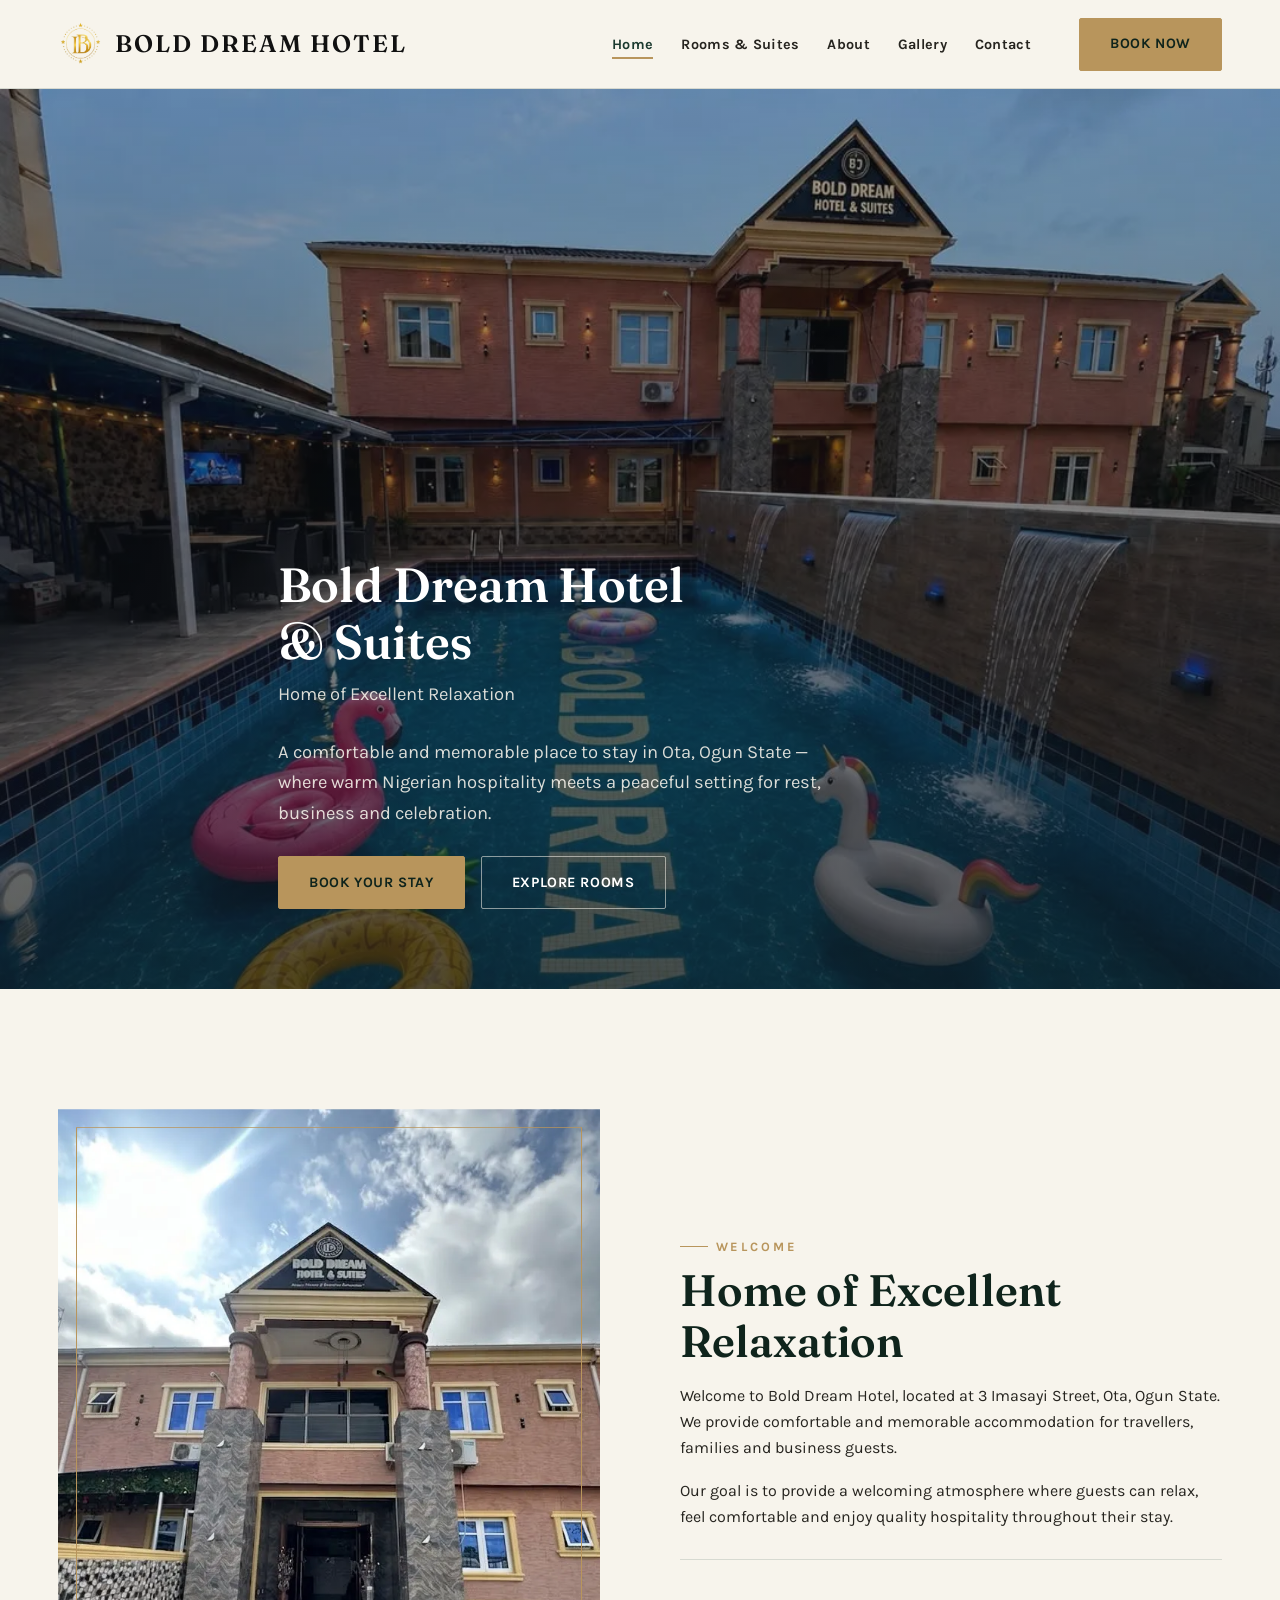
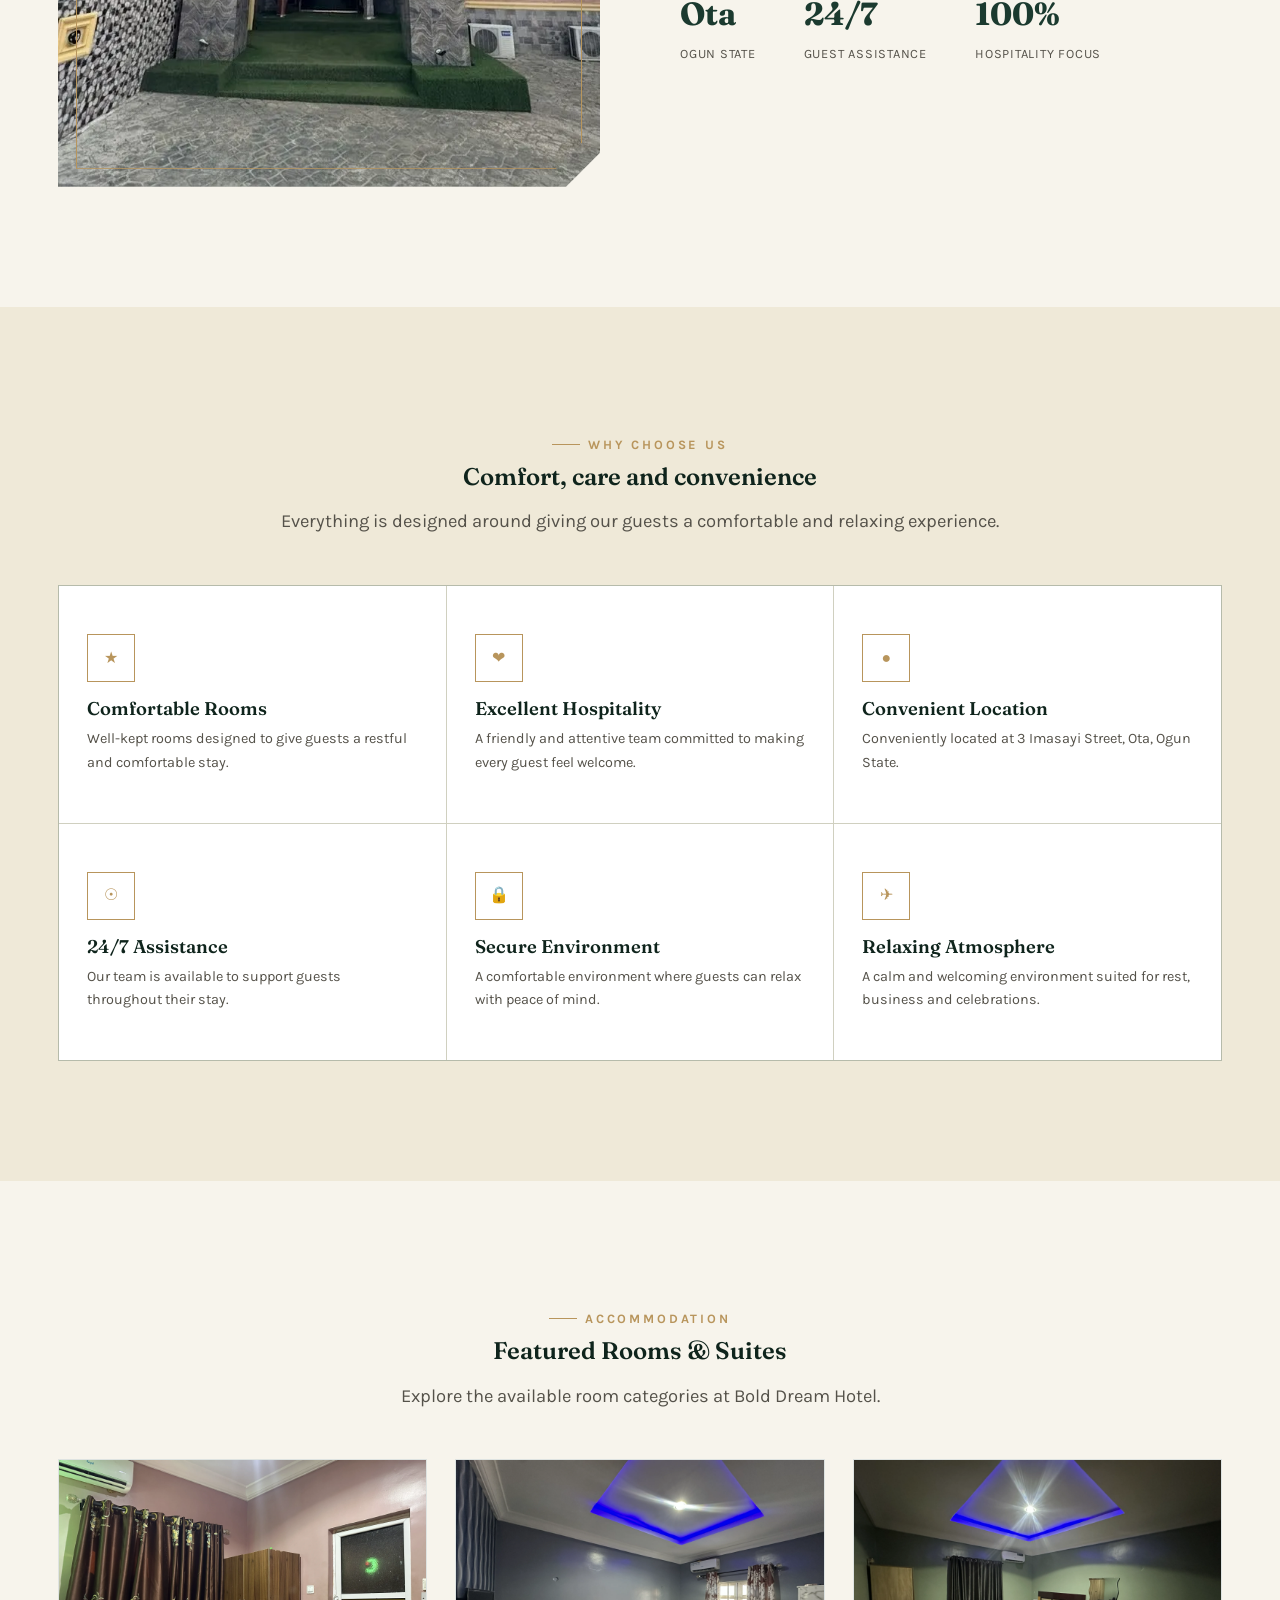
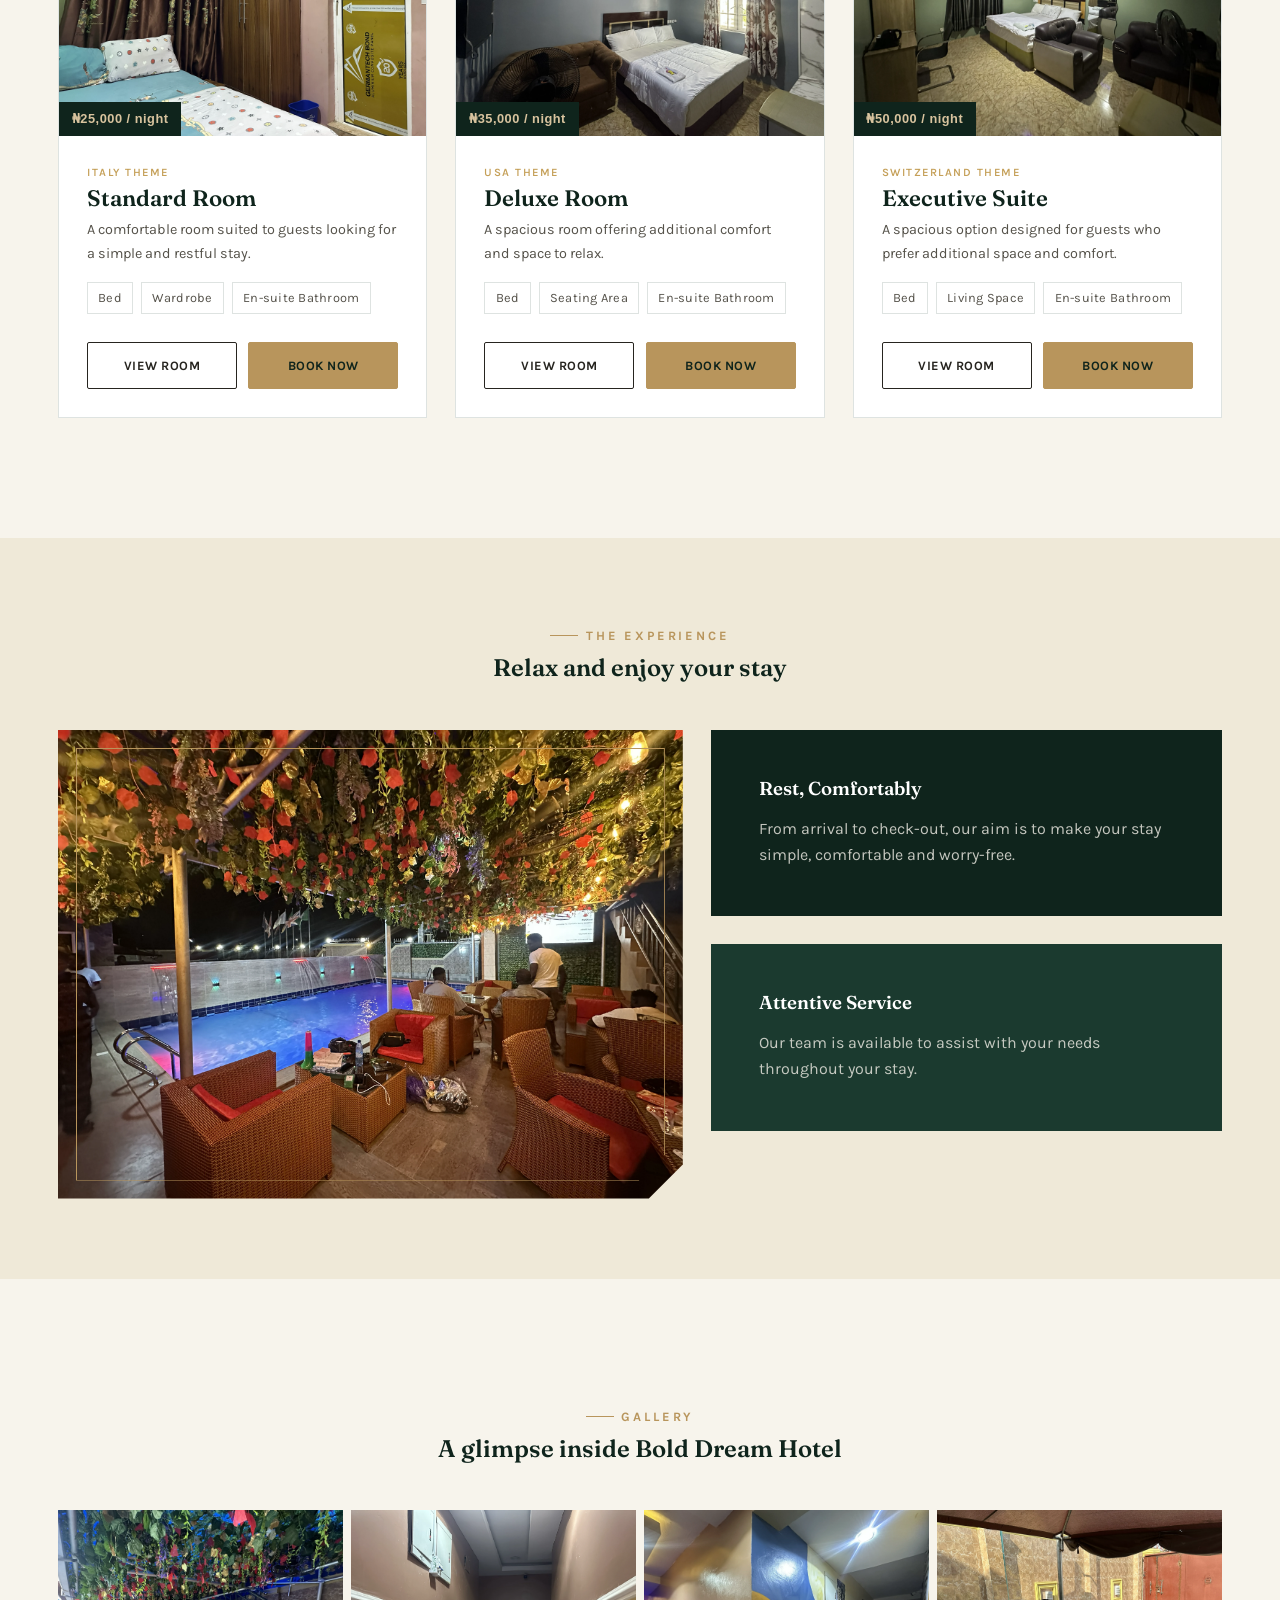
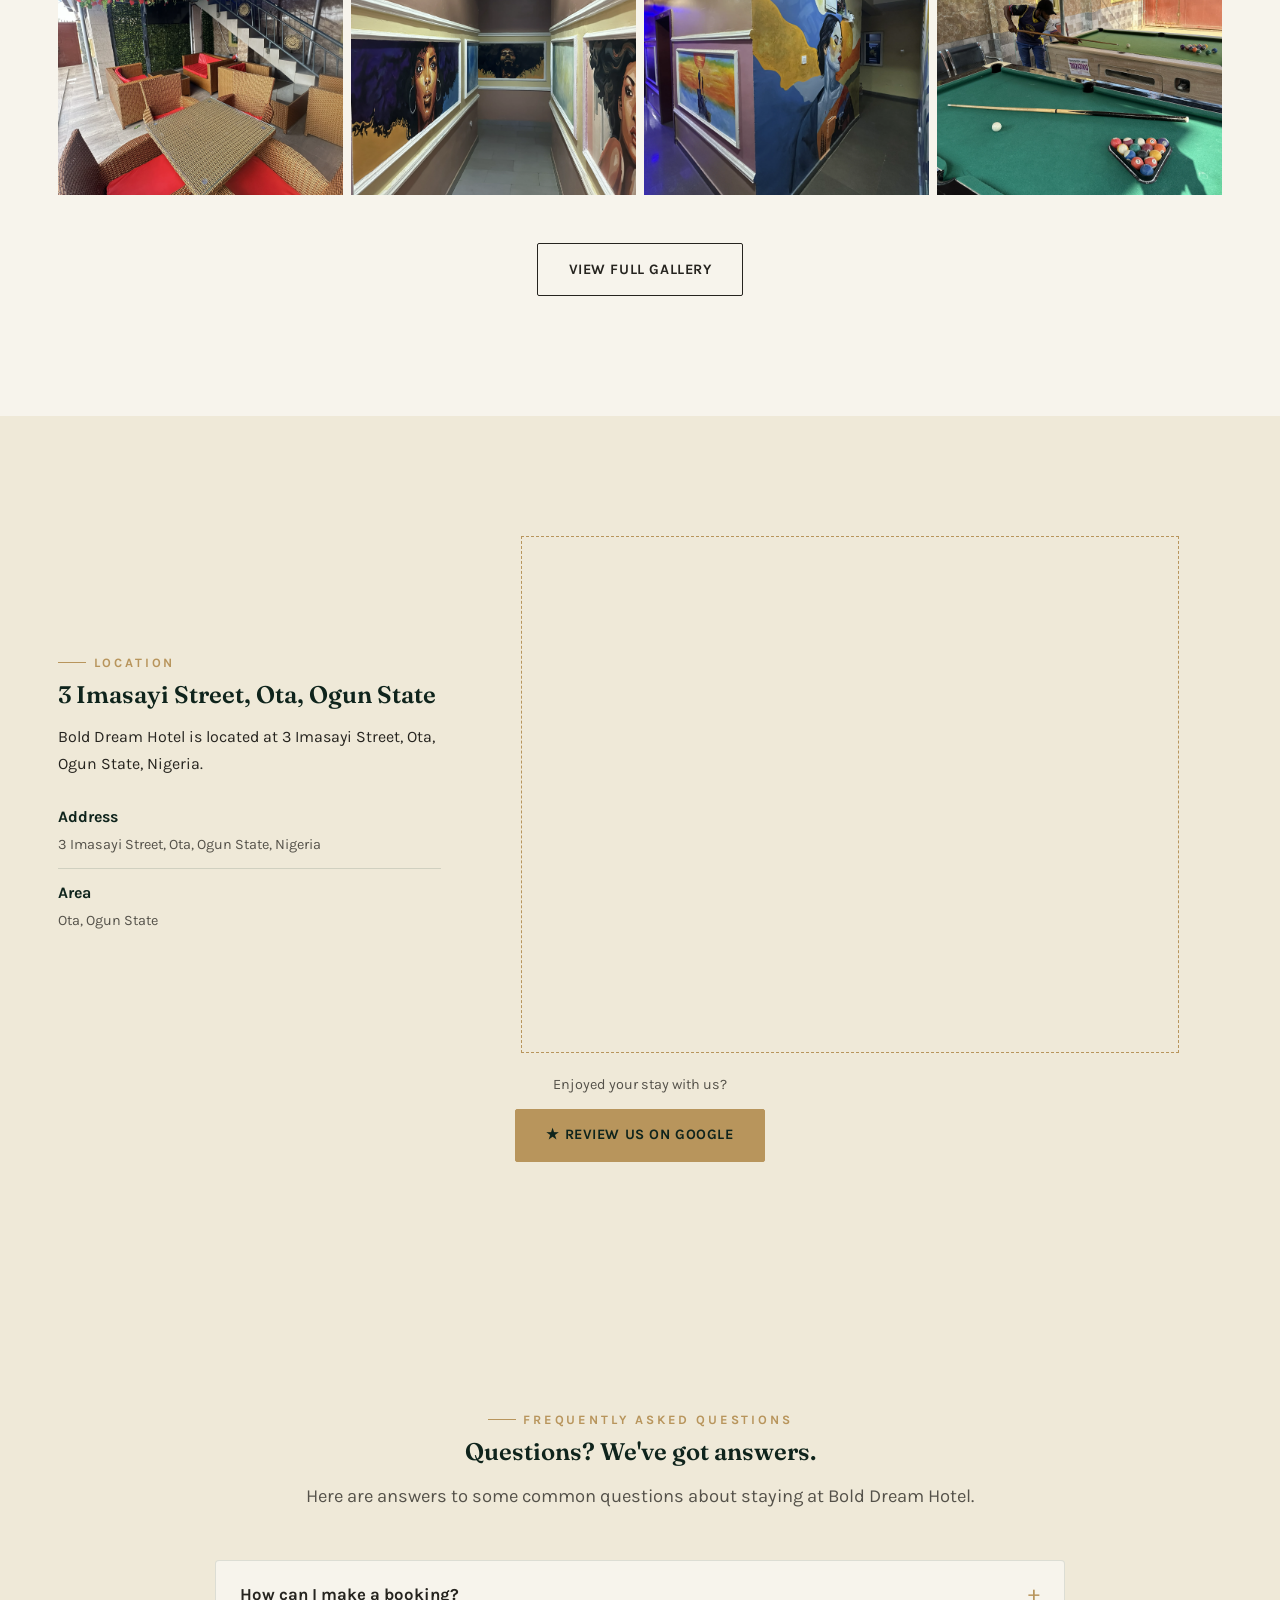
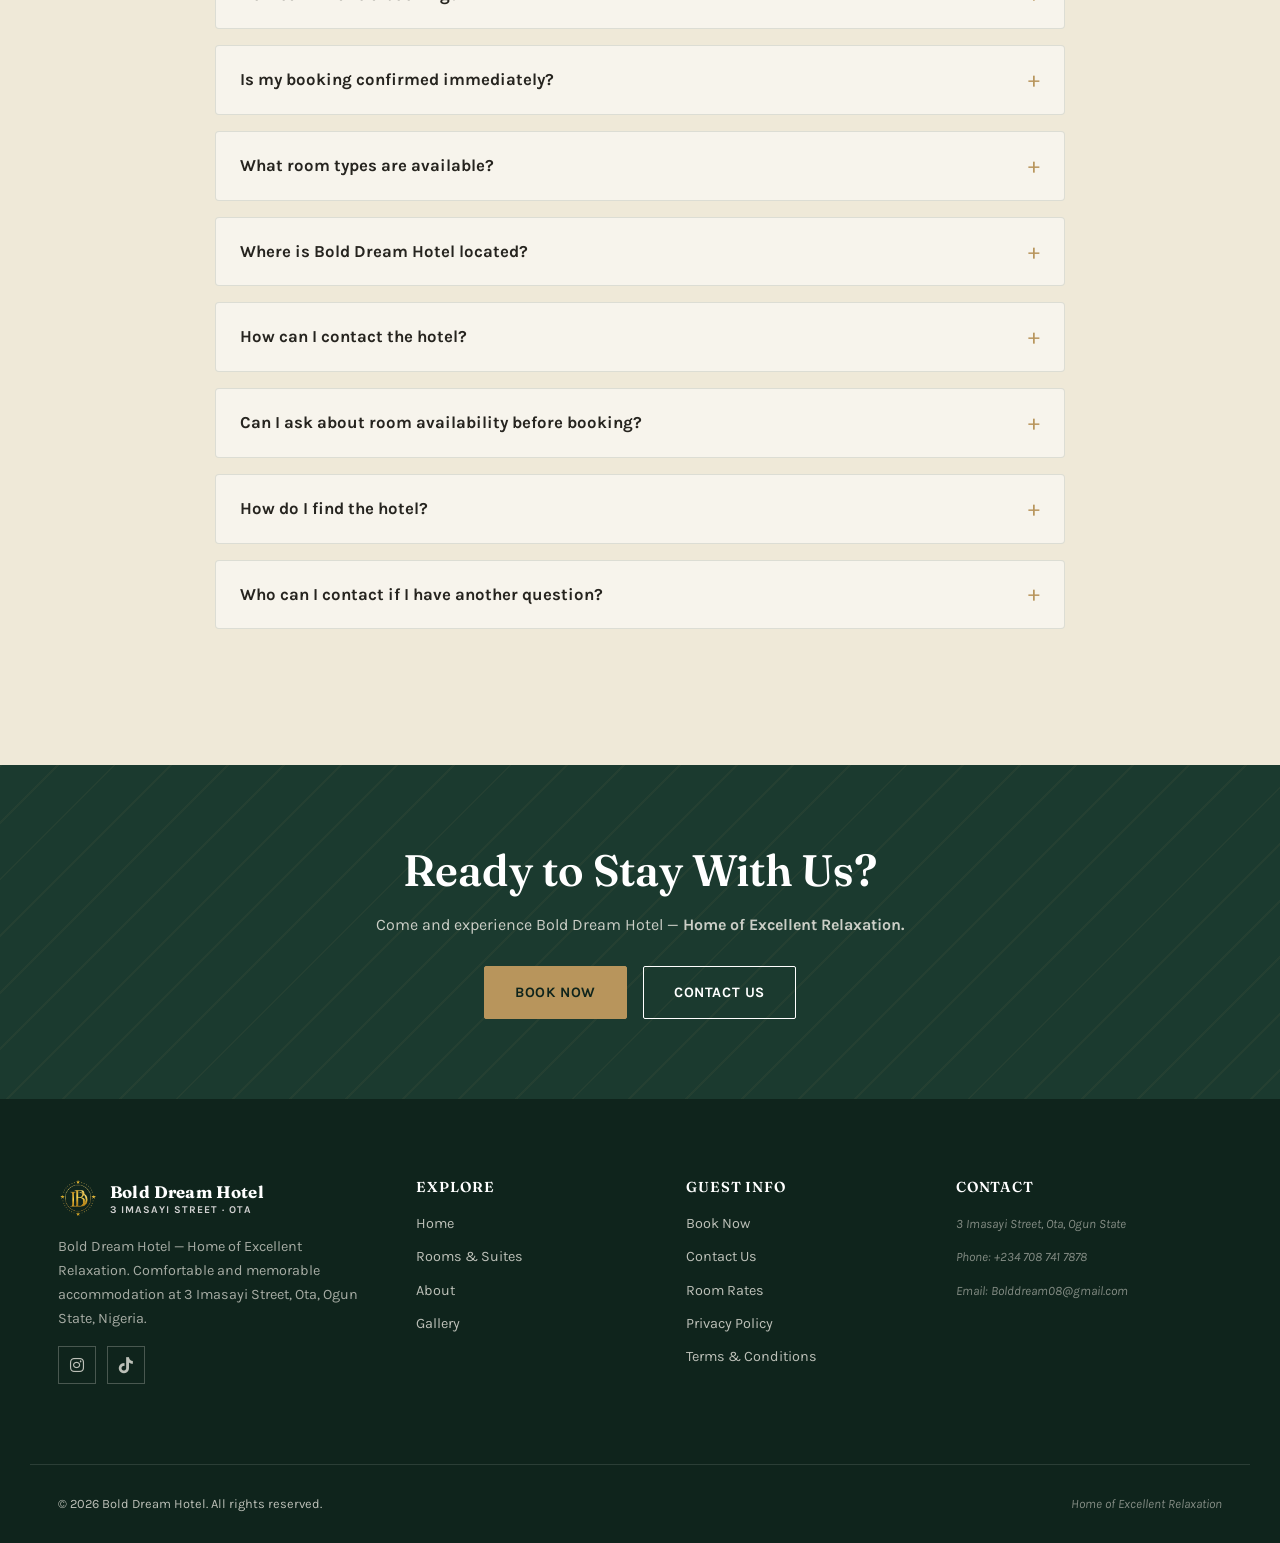
<file: index.html>
<!DOCTYPE html>
<html lang="en">
<head>
<meta charset="UTF-8">
<meta name="viewport" content="width=device-width, initial-scale=1.0">

<title>Bold Dream Hotel | 3 Imasayi Street, Ota, Ogun State, Nigeria</title>

<meta name="description" content="Bold Dream Hotel, home of excellent relaxation, offers comfortable and welcoming accommodation at 3 Imasayi Street, Ota, Ogun State, Nigeria.">

<link rel="preconnect" href="https://fonts.googleapis.com">
<link href="https://fonts.googleapis.com/css2?family=Fraunces:opsz,wght@9..144,400;9..144,500;9..144,600;9..144,700&family=Karla:wght@400;500;700;800&display=swap" rel="stylesheet">

<link rel="stylesheet" href="css/style.css">
<link rel="stylesheet" href="https://cdnjs.cloudflare.com/ajax/libs/font-awesome/6.5.1/css/all.min.css">
<link rel="icon" type="image/png" href="images/logo_1.webp">
<!-- Google Analytics -->
<script async src="https://www.googletagmanager.com/gtag/js?id=G-19259RCX1T"></script>
<script>
  window.dataLayer = window.dataLayer || [];
  function gtag(){dataLayer.push(arguments);}
  gtag('js', new Date());

  gtag('config', 'G-19259RCX1T');
</script>
</head>

<body>

<a href="#main" class="skip-link">Skip to main content</a>

<header class="site-header">
  <div class="container header-inner">

    <!-- FIXED LOGO SECTION -->
    <div class="logo-container" style="display: flex !important; align-items: center !important; gap: 0.75rem !important; text-decoration: none;">
      <img src="images/logo.webp" alt="Bold Dream Hotel Logo" class="header-logo" style="width: auto !important; height: 48px !important; max-width: 45px !important; max-height: 45px !important; object-fit: contain !important; display: block !important;">
      <div class="logo-text" style="display: flex !important; flex-direction: column !important; justify-content: center !important;">
        <span class="brand-name" style="font-family: 'Fraunces', serif !important; font-size: 1.5rem !important; font-weight: 600 !important; letter-spacing: 2px; color: #111;">BOLD DREAM HOTEL</span>
      </div>
    </div>

    <button class="nav-toggle"
      aria-label="Open menu"
      aria-expanded="false"
      aria-controls="main-nav">
      <span></span>
      <span></span>
      <span></span>
    </button>

    <nav class="main-nav" id="main-nav" aria-label="Primary">

      <ul class="nav-links">
        <li><a href="index.html" aria-current="page">Home</a></li>
        <li><a href="rooms.html">Rooms &amp; Suites</a></li>
        <li><a href="about.html">About</a></li>
        <li><a href="gallery.html">Gallery</a></li>
        <li><a href="contact.html">Contact</a></li>
      </ul>

      <div class="nav-cta">
        <a href="booking.html" class="btn btn-primary">Book Now</a>
      </div>

    </nav>
  </div>

  <div class="nav-scrim"></div>
</header>


<main id="main">


<!-- HERO -->
<section class="hero">

  <div class="hero-media">
    <img
      src="images/background 1.webp"
      alt="Bold Dream Hotel exterior view at 3 Imasayi Street, Ota, Ogun State"  > 
  </div>

  <div class="container hero-content">
    
    <h1>Bold Dream Hotel <br>&amp; Suites</h1>

    <p class="hero-motto">
      Home of Excellent Relaxation
    </p>

    <p>
      A comfortable and memorable place to stay in Ota, Ogun State
      &mdash; where warm Nigerian hospitality meets a peaceful setting
      for rest, business and celebration.
    </p>

    <div class="hero-actions">
      <a href="booking.html" class="btn btn-primary">
        Book Your Stay
      </a>

      <a href="rooms.html" class="btn btn-outline">
        Explore Rooms
      </a>
    </div>

  </div>
</section>


<!-- WELCOME -->
<section class="section">

  <div class="container split">

    <div class="split-media">
      <div class="framed-image">
        <img
          src="images/exterior 2.webp"
          alt="Interior view of Bold Dream Hotel welcoming guests">
      </div>
    </div>

    <div class="split-body">

      <span class="eyebrow">Welcome</span>

      <h2>Home of Excellent Relaxation</h2>

      <p>
        Welcome to Bold Dream Hotel, located at 3 Imasayi Street,
        Ota, Ogun State. We provide comfortable and memorable
        accommodation for travellers, families and business guests.
      </p>

      <p>
        Our goal is to provide a welcoming atmosphere where guests
        can relax, feel comfortable and enjoy quality hospitality
        throughout their stay.
      </p>

      <div class="stat-row">

        <div class="stat">
          <strong>Ota</strong>
          <span>Ogun State</span>
        </div>

        <div class="stat">
          <strong>24/7</strong>
          <span>Guest Assistance</span>
        </div>

        <div class="stat">
          <strong>100%</strong>
          <span>Hospitality Focus</span>
        </div>

      </div>

    </div>
  </div>
</section>


<!-- WHY CHOOSE US -->
<section class="section section--cream-dark">

  <div class="container">

    <div class="section-head section-head--center">

      <span class="eyebrow">Why Choose Us</span>

      <h2>Comfort, care and convenience</h2>

      <p>
        Everything is designed around giving our guests
        a comfortable and relaxing experience.
      </p>

    </div>

  </div>


  <div class="container">

    <div class="feature-grid">

      <div class="feature-card">
        <div class="feature-icon" aria-hidden="true">&#9733;</div>
        <h3>Comfortable Rooms</h3>
        <p>
          Well-kept rooms designed to give guests
          a restful and comfortable stay.
        </p>
      </div>


      <div class="feature-card">
        <div class="feature-icon" aria-hidden="true">&#10084;</div>
        <h3>Excellent Hospitality</h3>
        <p>
          A friendly and attentive team committed
          to making every guest feel welcome.
        </p>
      </div>


      <div class="feature-card">
        <div class="feature-icon" aria-hidden="true">&#9679;</div>
        <h3>Convenient Location</h3>
        <p>
          Conveniently located at 3 Imasayi Street,
          Ota, Ogun State.
        </p>
      </div>


      <div class="feature-card">
        <div class="feature-icon" aria-hidden="true">&#9737;</div>
        <h3>24/7 Assistance</h3>
        <p>
          Our team is available to support guests
          throughout their stay.
        </p>
      </div>


      <div class="feature-card">
        <div class="feature-icon" aria-hidden="true">&#128274;</div>
        <h3>Secure Environment</h3>
        <p>
          A comfortable environment where guests
          can relax with peace of mind.
        </p>
      </div>


      <div class="feature-card">
        <div class="feature-icon" aria-hidden="true">&#9992;</div>
        <h3>Relaxing Atmosphere</h3>
        <p>
          A calm and welcoming environment suited
          for rest, business and celebrations.
        </p>
      </div>

    </div>
  </div>
</section>


<!-- FEATURED ROOMS -->
<section class="section">

  <div class="container">

    <div class="section-head section-head--center">

      <span class="eyebrow">Accommodation</span>

      <h2>Featured Rooms &amp; Suites</h2>

      <p>
        Explore the available room categories at
        Bold Dream Hotel.
      </p>

    </div>


    <div class="room-grid">


      <!-- STANDARD ROOM -->
      <article class="room-card">

        <div class="room-card-media">

          <img
            src="images/italy1.webp"
            alt="Standard Room at Bold Dream Hotel">

          <span class="room-price-tag">
          &#8358;25,000 <span>/ night</span>
          </span>

        </div>

        <div class="room-card-body">
          <span class="room-theme">ITALY THEME</span>
          <h3>Standard Room</h3>

          <p class="room-desc">
            A comfortable room suited to guests
            looking for a simple and restful stay.
          </p>

          <ul class="amenity-tags">
            <li>Bed</li>
            <li>Wardrobe</li>
            <li>En-suite Bathroom</li>
          </ul>

          <div class="room-card-actions">

            <a href="rooms.html" class="btn btn-outline">
              View Room
            </a>

            <a href="booking.html" class="btn btn-primary">
              Book Now
            </a>

          </div>

        </div>
      </article>


      <!-- DELUXE ROOM -->
      <article class="room-card">

        <div class="room-card-media">

          <img
            src="images/usa1.webp"
            alt="Deluxe Room at Bold Dream Hotel">

          <span class="room-price-tag">
            &#8358;35,000 <span>/ night</span>
          </span>

        </div>

        <div class="room-card-body">
          <span class="room-theme">USA THEME</span>
          <h3>Deluxe Room</h3>

          <p class="room-desc">
            A spacious room offering additional
            comfort and space to relax.
          </p>

          <ul class="amenity-tags">
            <li>Bed</li>
            <li>Seating Area</li>
            <li>En-suite Bathroom</li>
          </ul>

          <div class="room-card-actions">

            <a href="rooms.html" class="btn btn-outline">
              View Room
            </a>

            <a href="booking.html" class="btn btn-primary">
              Book Now
            </a>

          </div>

        </div>
      </article>


      <!-- EXECUTIVE SUITE -->
      <article class="room-card">

        <div class="room-card-media">

          <img
            src="images/switz1.webp"
            alt="Executive Suite at Bold Dream Hotel">

          <span class="room-price-tag">
            &#8358;50,000 <span>/ night</span>
          </span>

        </div>

        <div class="room-card-body">
        <span class="room-theme">SWITZERLAND THEME</span>
          <h3>Executive Suite</h3>

          <p class="room-desc">
            A spacious option designed for guests
            who prefer additional space and comfort.
          </p>

          <ul class="amenity-tags">
            <li>Bed</li>
            <li>Living Space</li>
            <li>En-suite Bathroom</li>
          </ul>

          <div class="room-card-actions">

            <a href="rooms.html" class="btn btn-outline">
              View Room
            </a>

            <a href="booking.html" class="btn btn-primary">
              Book Now
            </a>

          </div>

        </div>
      </article>

    </div>
  </div>
</section>


<!-- HOTEL EXPERIENCE -->
<section class="section section--tight section--cream-dark">

  <div class="container">

    <div class="section-head section-head--center">

      <span class="eyebrow">The Experience</span>

      <h2>Relax and enjoy your stay</h2>

    </div>


    <div class="experience-grid">

      <div class="experience-media framed-image">

        <img
          src="images/ENJOY1.webp"
          alt="Guests enjoying the atmosphere at Bold Dream Hotel">

      </div>


      <div class="experience-col">

        <div class="experience-text">

          <h3>Rest, Comfortably</h3>

          <p>
            From arrival to check-out, our aim is to make
            your stay simple, comfortable and worry-free.
          </p>

        </div>


        <div class="experience-text" style="background: var(--color-forest);">

          <h3>Attentive Service</h3>

          <p>
            Our team is available to assist with your
            needs throughout your stay.
          </p>

        </div>

      </div>

    </div>

  </div>
</section>


<!-- GALLERY PREVIEW -->
<section class="section">

  <div class="container">

    <div class="section-head section-head--center">

      <span class="eyebrow">Gallery</span>

      <h2>A glimpse inside Bold Dream Hotel</h2>

    </div>

  </div>


  <div class="container">

    <div class="gallery-preview-grid">

      <a href="gallery.html">
        <img
          src="images/sitt1.webp"
          alt="Bold Dream Hotel exterior">
      </a>

      <a href="gallery.html">
        <img
          src="images/fars.webp"
          alt="Guest room at Bold Dream Hotel">
      </a>

      <a href="gallery.html">
        <img
          src="images/girl2.webp"
          alt="Interior of Bold Dream Hotel">
      </a>

      <a href="gallery.html">
        <img
          src="images/pool.webp"
          alt="Amenities at Bold Dream Hotel">
      </a>

    </div>

    <div class="gallery-preview-cta">

      <a href="gallery.html" class="btn btn-outline">
        View Full Gallery
      </a>

    </div>

  </div>
</section>


<!-- LOCATION -->
<section class="section section--cream-dark">

  <div class="container location-grid">

    <div>

      <span class="eyebrow">Location</span>

      <h2>3 Imasayi Street, Ota, Ogun State</h2>

      <p>
        Bold Dream Hotel is located at 3 Imasayi Street,
        Ota, Ogun State, Nigeria.
      </p>


      <ul class="location-list">

        <li>
          <div>
            <strong>Address</strong>
            <span>
              3 Imasayi Street, Ota, Ogun State, Nigeria
            </span>
          </div>
        </li>

        <li>
          <div>
            <strong>Area</strong>
            <span>Ota, Ogun State</span>
          </div>
        </li>

      </ul>

    </div>


    <div class="map-placeholder">
      <div class="map-crop">
              <iframe
                src="https://www.google.com/maps/embed?pb=!1m18!1m12!1m3!1d3962.7287718491666!2d3.223721374301526!3d6.680484893314744!2m3!1f0!2f0!3f0!3m2!1i1024!2i768!4f13.1!3m3!1m2!1s0x103b992e9f5795f9%3A0xbbc758757ea1ff1c!2sBOLD%20DREAM%20HOTEL%20AND%20SUITES!5e0!3m2!1sen!2sng!4v1787091847350!5m2!1sen!2sng"
                width="600"
                height="450"
                style="border:0;"
                allowfullscreen=""
                loading="lazy"
                referrerpolicy="strict-origin-when-cross-origin"
                title="Bold Dream Hotel location"
              ></iframe></div>
      
            </div>

  </div>
  <div class="map-review-cta">
    <p>Enjoyed your stay with us?</p>
  
    <a
      href="https://maps.app.goo.gl/hBL54xTYQT7Eazkq6?g_st=ic"
      target="_blank"
      rel="noopener noreferrer"
      class="btn btn-primary"
    >
      ★ Review Us on Google
    </a>
  </div>

</section>

<!-- FAQ -->
<section class="section section--cream-dark">
  <div class="container">
<div class="section-head section-head--center">
  <span class="eyebrow">Frequently Asked Questions</span>
  <h2>Questions? We've got answers.</h2>
  <p>
    Here are answers to some common questions about
    staying at Bold Dream Hotel.
  </p>
</div>
<div class="faq-list">
  <details class="faq-item">
    <summary>
      How can I make a booking?
    </summary>
    <div class="faq-answer">
      <p>
        You can submit a booking request through our
        <a href="booking.html">Book Now</a> page.
        Our team can then contact you to confirm
        availability and booking details.
      </p>
    </div>
  </details>
  <details class="faq-item">
    <summary>
      Is my booking confirmed immediately?
    </summary>
    <div class="faq-answer">
      <p>
        Submitting a booking request does not automatically
        confirm your reservation. Bookings are subject to
        availability and confirmation by Bold Dream Hotel.
      </p>
    </div>
  </details>
  <details class="faq-item">
    <summary>
      What room types are available?
    </summary>
    <div class="faq-answer">
      <p>
        Bold Dream Hotel currently features Standard Rooms,
        Deluxe Rooms and Executive Suites. Visit our
        <a href="rooms.html">Rooms &amp; Suites</a> page
        to explore the available accommodation options.
      </p>
    </div>
  </details>
  <details class="faq-item">
    <summary>
      Where is Bold Dream Hotel located?
    </summary>
    <div class="faq-answer">
      <p>
        Bold Dream Hotel is located at
        3 Imasayi Street, Ota, Ogun State, Nigeria.
      </p>
    </div>
  </details>
  <details class="faq-item">
    <summary>
      How can I contact the hotel?
    </summary>
    <div class="faq-answer">
      <p>
        You can contact Bold Dream Hotel by phone at
        <a href="tel:+2347087417878">+234 708 741 7878</a>
        or by email at
        <a href="mailto:Bolddream08@gmail.com">Bolddream08@gmail.com</a>.
        You can also use our
        <a href="contact.html">Contact Us</a> page.
      </p>
    </div>
  </details>
  <details class="faq-item">
    <summary>
      Can I ask about room availability before booking?
    </summary>
    <div class="faq-answer">
      <p>
        Yes. You can submit a booking request or contact
        the hotel directly to ask about room availability
        for your preferred dates.
      </p>
    </div>
  </details>
  <details class="faq-item">
    <summary>
      How do I find the hotel?
    </summary>
    <div class="faq-answer">
      <p>
        You can use the Google Maps location displayed on
        our website to help you find Bold Dream Hotel at
        3 Imasayi Street, Ota, Ogun State.
      </p>
    </div>
  </details>
  <details class="faq-item">
    <summary>
      Who can I contact if I have another question?
    </summary>
    <div class="faq-answer">
      <p>
        If your question isn't answered here, please contact
        Bold Dream Hotel directly or send us a message through
        our <a href="contact.html">Contact Us</a> page.
      </p>
    </div>
  </details>
</div>
  </div>
</section>
<!-- BOOKING CTA -->
<section class="cta-band">

  <div class="container cta-band-inner">

    <h2>Ready to Stay With Us?</h2>

    <p>
      Come and experience Bold Dream Hotel —
      <strong>Home of Excellent Relaxation.</strong>
    </p>

    <div class="cta-actions">

      <a href="booking.html" class="btn btn-primary">
        Book Now
      </a>

      <a href="contact.html" class="btn btn-outline">
        Contact Us
      </a>

    </div>

  </div>

</section>

</main>


<!-- FOOTER -->
<footer class="site-footer">

  <div class="container footer-grid">


    <div class="footer-col footer-brand">
<a href="index.html" class="logo" style="display: flex !important; align-items: center !important; gap: 12px !important; text-decoration: none !important;">
  <img src="images/logo.webp" alt="Bold Dream Hotel Logo" style="width: 40px !important; height: 40px !important; max-width: 40px !important; max-height: 40px !important; object-fit: contain !important; display: block !important;">
  <span class="logo-text" style="display: flex !important; flex-direction: column !important;">
    <strong style="font-family: 'Fraunces', serif !important; font-size: 1.05rem !important; color: #ffffff !important; line-height: 1.1 !important;">Bold Dream Hotel</strong>
    <span style="font-size: 0.65rem !important; letter-spacing: 1px !important; color: #d0d0d0 !important; margin-top: 2px !important;">3 Imasayi Street &middot; Ota</span>
  </span>
</a>

      <p>
        Bold Dream Hotel — Home of Excellent Relaxation.
        Comfortable and memorable accommodation at
        3 Imasayi Street, Ota, Ogun State, Nigeria.
      </p>

      <div
        class="social-links"
        aria-label="Social media links"
      >

        <!-- Instagram -->

        <a
          href="https://www.instagram.com/bolddreamhotelsuite?igsi=MWJkbDNnbzVmbDc5Ng=="
         target="_blank" aria-label="Instagram" class="social-icon">
    <i class="fa-brands fa-instagram"></i> 
        </a>


        <!-- TikTok -->

        <a
          href="https://www.tiktok.com/@bold.dream.hotel?_r=1&_t=ZS-996GeX48AXE"
          target="_blank" aria-label="TikTok" class="social-icon">
          <i class="fa-brands fa-tiktok"></i>
        </a>

      </div>

    </div>


    <div class="footer-col">

      <h4>Explore</h4>

      <ul>

        <li>
          <a href="index.html">Home</a>
        </li>

        <li>
          <a href="rooms.html">Rooms &amp; Suites</a>
        </li>

        <li>
          <a href="about.html">About</a>
        </li>

        <li>
          <a href="gallery.html">Gallery</a>
        </li>

      </ul>

    </div>


    <div class="footer-col">

      <h4>Guest Info</h4>

      <ul>

        <li>
          <a href="booking.html">Book Now</a>
        </li>

        <li>
          <a href="contact.html">Contact Us</a>
        </li>

        <li>
          <a href="rooms.html">Room Rates</a>
        </li>
        <li>
          <a href="privacy.html" aria-current="page">
            Privacy Policy
          </a>
        </li>
        <li>
          <a href="terms.html" aria-current="page">
            Terms &amp; Conditions
          </a>
        </li>

      </ul>

    </div>


    <div class="footer-col">

      <h4>Contact</h4>

      <ul>

        <li>
          <span class="footer-note">
            3 Imasayi Street, Ota, Ogun State
          </span>
        </li>

        <li>
          <span class="footer-note">
            Phone: +234 708 741 7878
          </span>
        </li>

        <li>
          <span class="footer-note">
            Email: Bolddream08@gmail.com
          </span>
        </li>

      </ul>

    </div>

  </div>


  <div class="container footer-bottom">

    <span>
      &copy; 2026 Bold Dream Hotel. All rights reserved.
    </span>

    <span class="footer-note">
      Home of Excellent Relaxation
    </span>

  </div>

</footer>


<button class="back-to-top" aria-label="Back to top">
  &uarr;
</button>


<script src="js/script.js"></script>

</body>
</html>
</file>
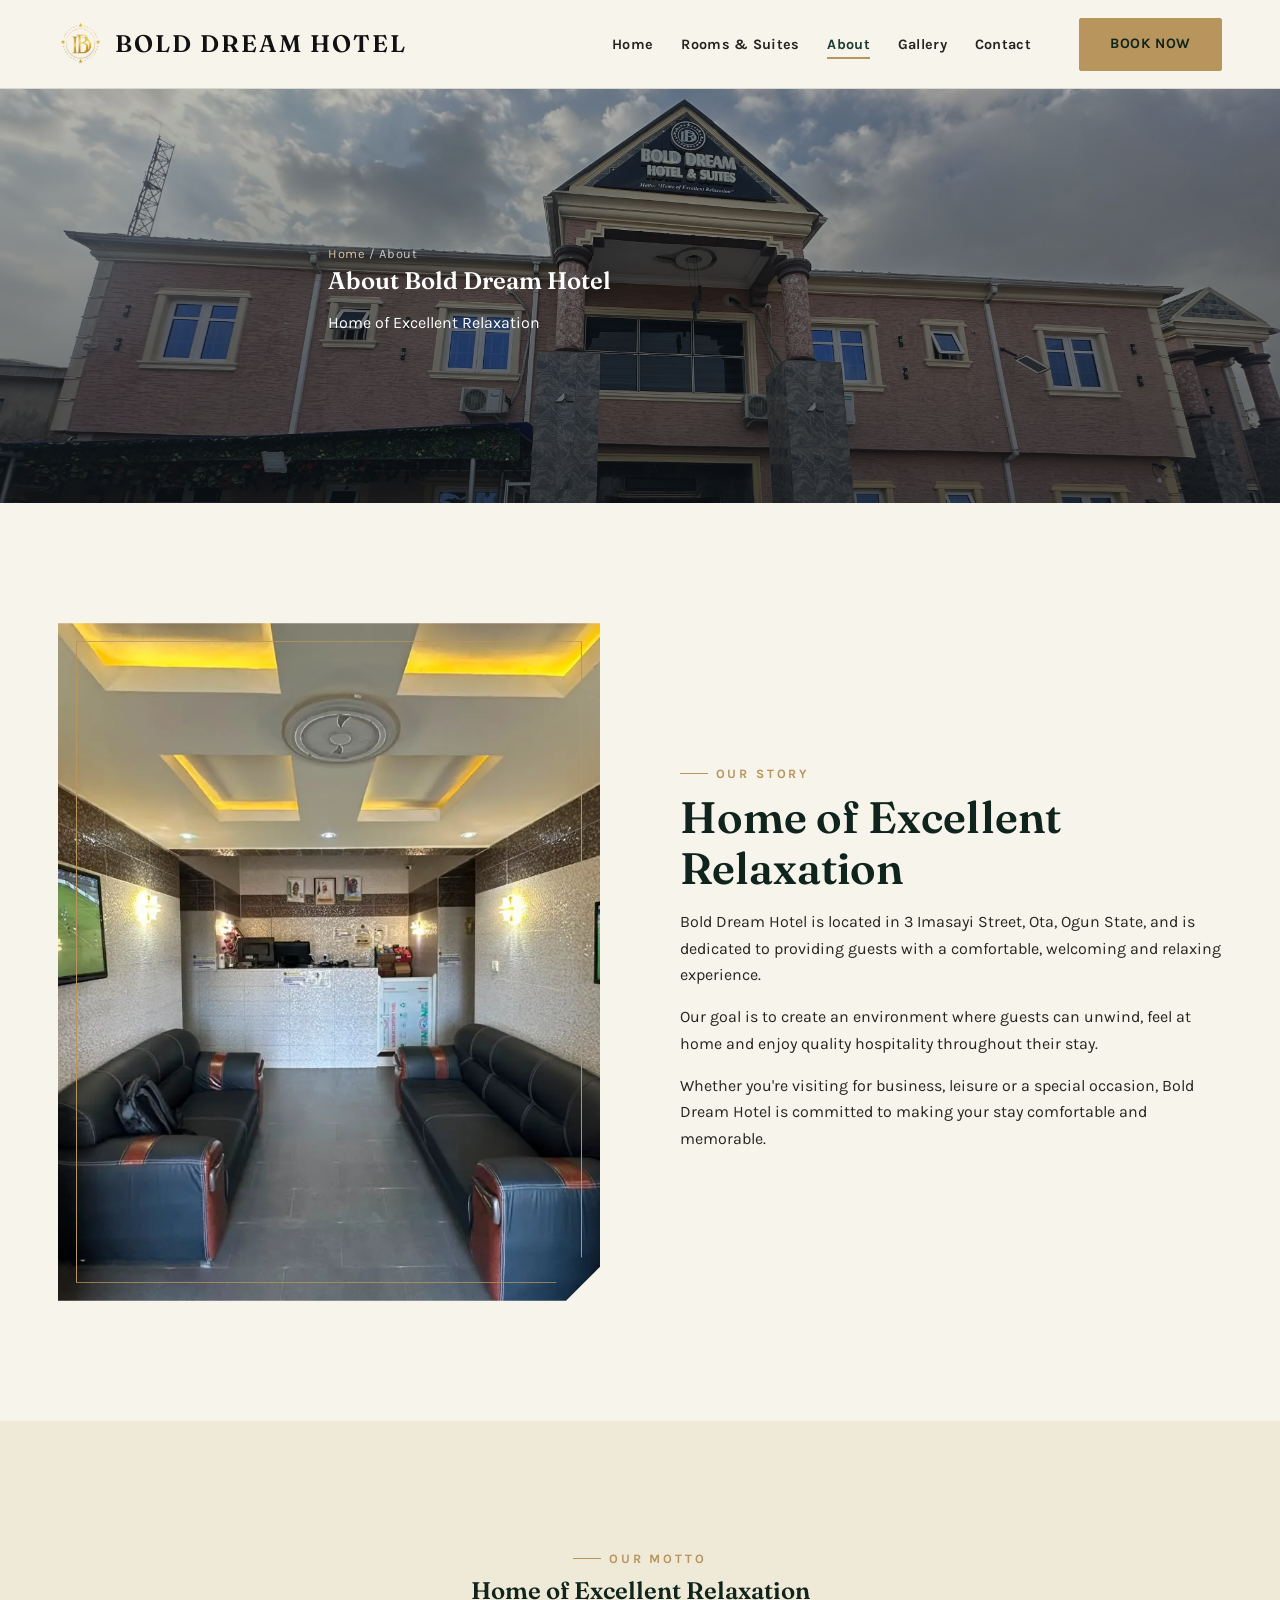
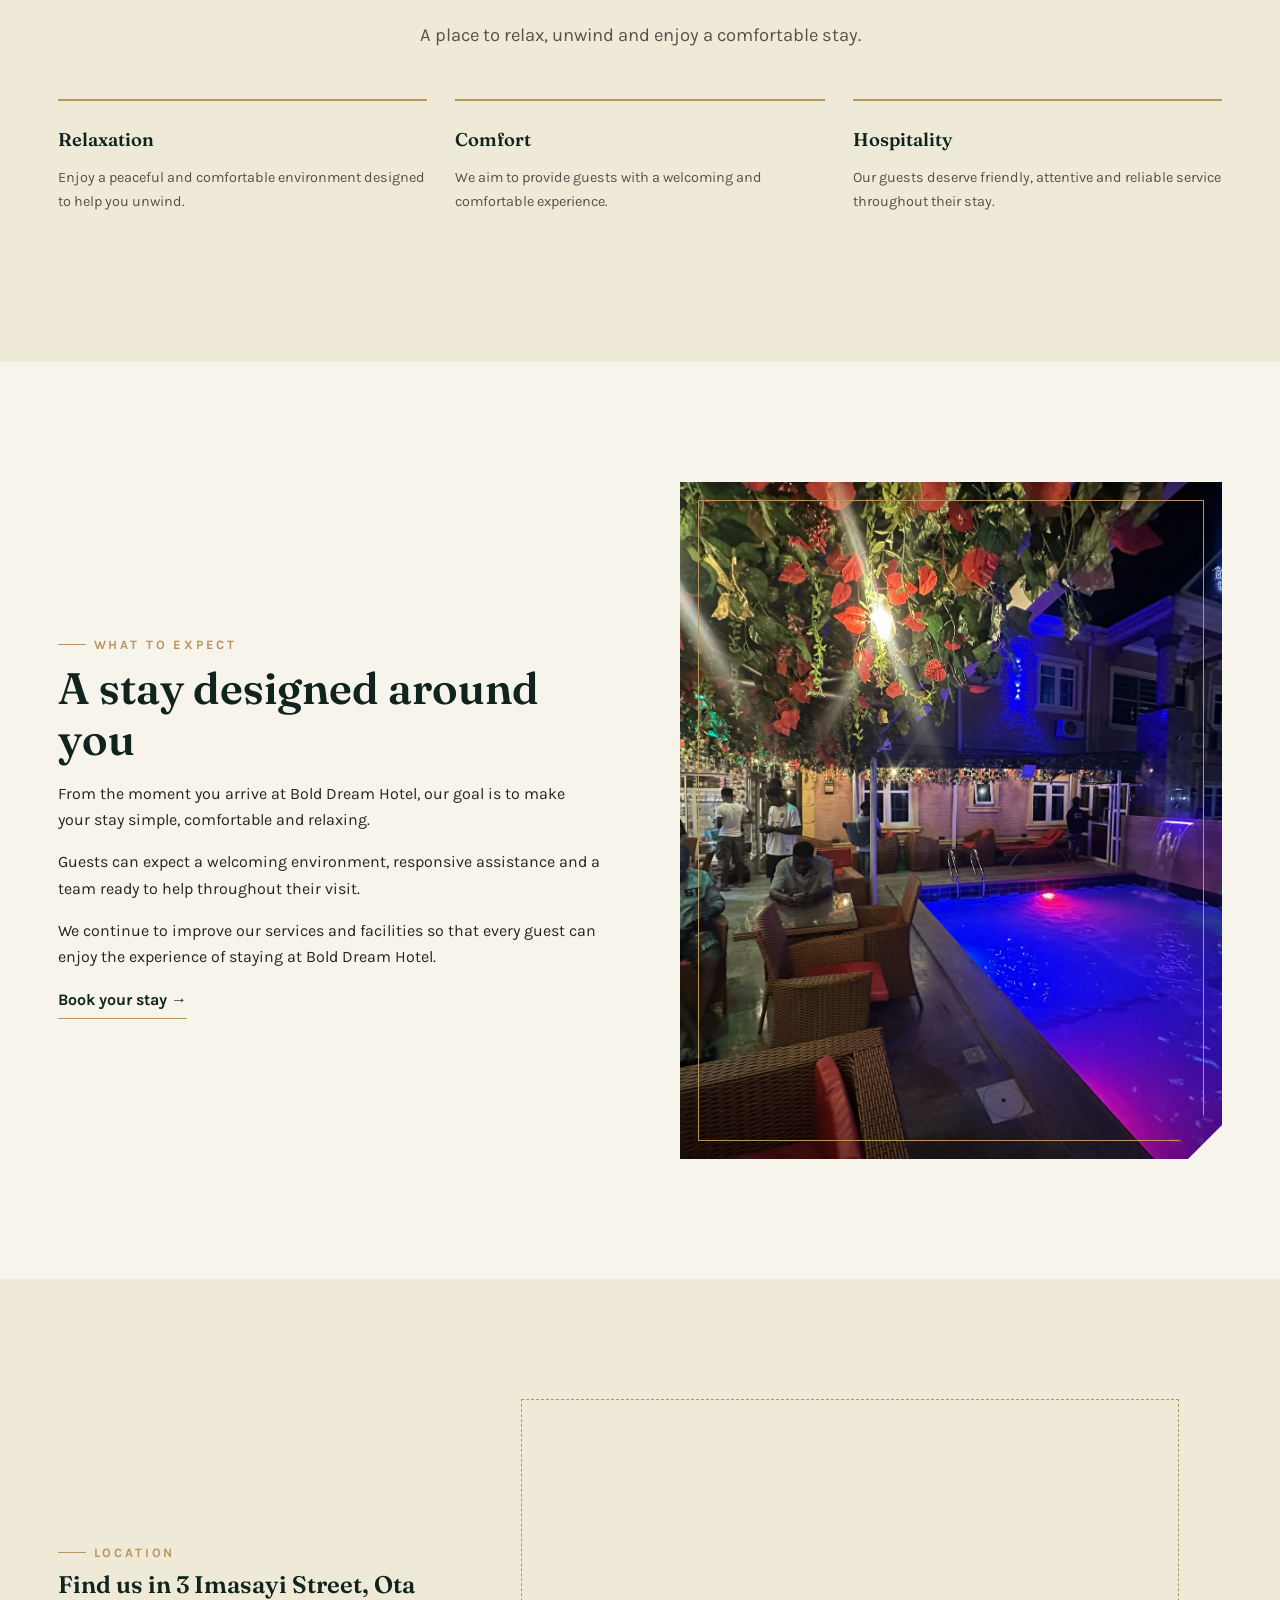
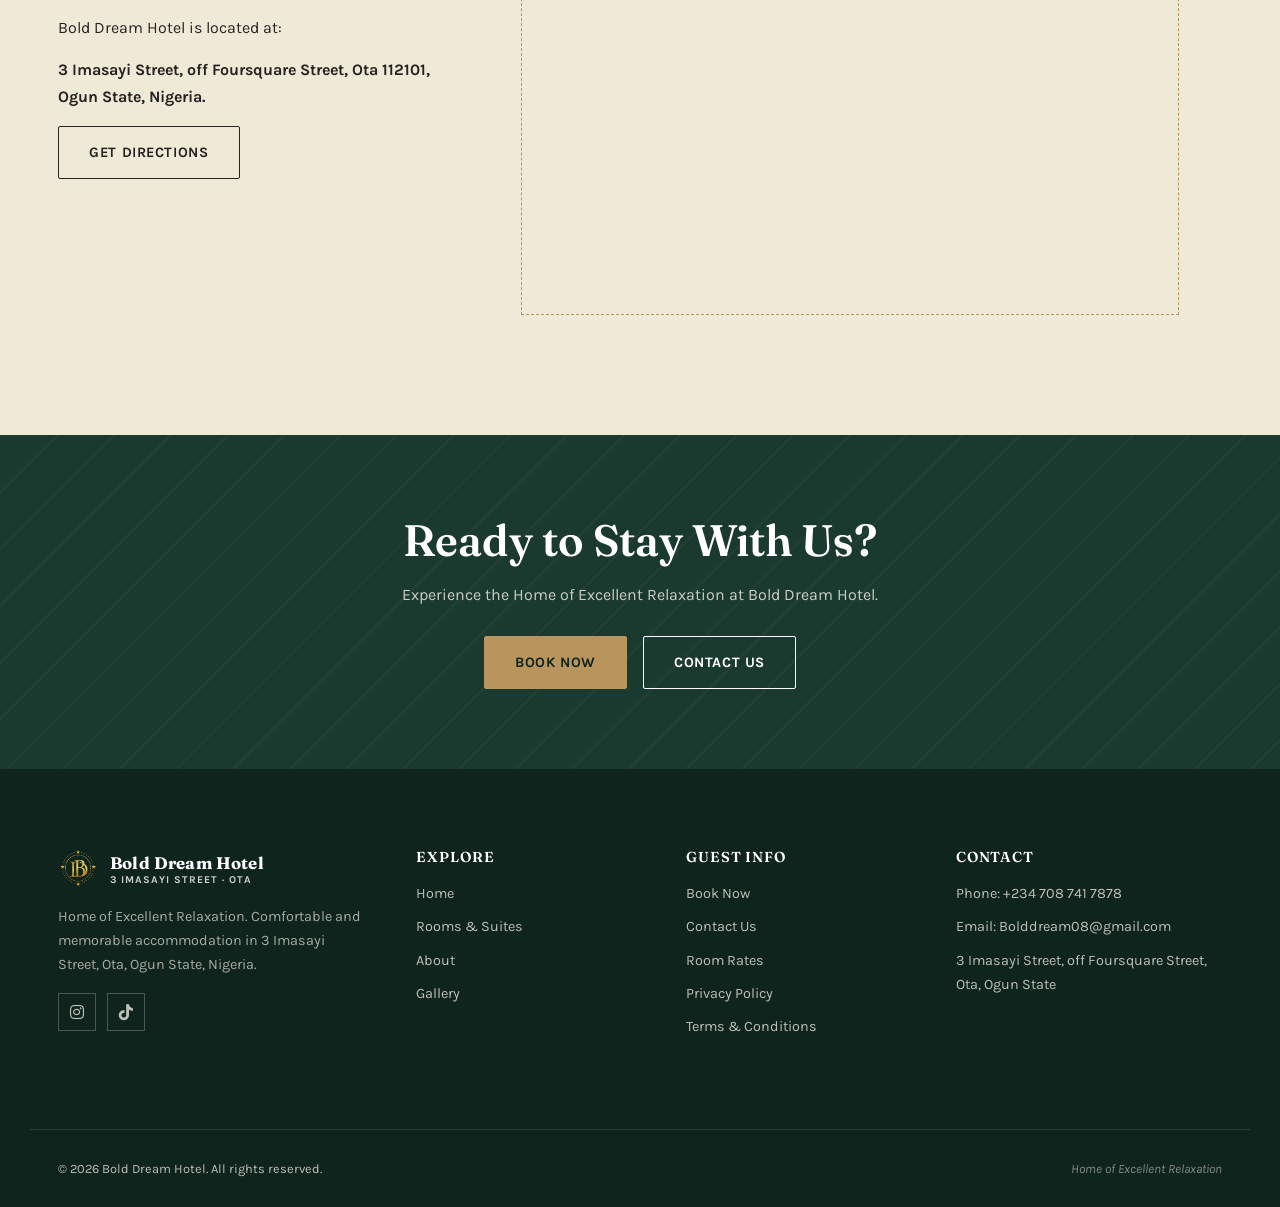
<file: about.html>
<!DOCTYPE html>
<html lang="en">
<head>
<meta charset="UTF-8">
<meta name="viewport" content="width=device-width, initial-scale=1.0">

<title>About Us | Bold Dream Hotel, Ota, Ogun State</title>

<meta
  name="description"
  content="Learn about Bold Dream Hotel, Home of Excellent Relaxation, in Afobaje, Ota, Ogun State."
>

<meta name="theme-color" content="#1B3A2F">

<link rel="preconnect" href="https://fonts.googleapis.com">
<link rel="preconnect" href="https://fonts.gstatic.com" crossorigin>

<link
  href="https://fonts.googleapis.com/css2?family=Fraunces:opsz,wght@9..144,400;9..144,500;9..144,600;9..144,700&family=Karla:wght@400;500;700;800&display=swap"
  rel="stylesheet"
>

<link rel="stylesheet" href="css/style.css">
<link rel="stylesheet" href="https://cdnjs.cloudflare.com/ajax/libs/font-awesome/6.5.1/css/all.min.css">
<link rel="icon" type="imagees/png" href="images/logo_1.webp">
<!-- Google Analytics -->
<script async src="https://www.googletagmanager.com/gtag/js?id=G-19259RCX1T"></script>
<script>
  window.dataLayer = window.dataLayer || [];
  function gtag(){dataLayer.push(arguments);}
  gtag('js', new Date());

  gtag('config', 'G-19259RCX1T');
</script>
</head>

<body>

<a href="#main" class="skip-link">Skip to main content</a>


<!-- ==================== HEADER ==================== -->

<header class="site-header">
  <div class="container header-inner">

    <!-- FIXED LOGO SECTION -->
    <div class="logo-container" style="display: flex !important; align-items: center !important; gap: 0.75rem !important; text-decoration: none;">
      <img src="images/logo.webp" alt="Bold Dream Hotel Logo" class="header-logo" style="width: auto !important; height: 48px !important; max-width: 45px !important; max-height: 45px !important; object-fit: contain !important; display: block !important;">
      <div class="logo-text" style="display: flex !important; flex-direction: column !important; justify-content: center !important;">
        <span class="brand-name" style="font-family: 'Fraunces', serif !important; font-size: 1.5rem !important; font-weight: 600 !important; letter-spacing: 2px; color: #111;">BOLD DREAM HOTEL</span>
      </div>
    </div>


    <button class="nav-toggle"
      aria-label="Open menu"
      aria-expanded="false"
      aria-controls="main-nav">
      <span></span>
      <span></span>
      <span></span>
    </button>

    <nav class="main-nav" id="main-nav" aria-label="Primary">

      <ul class="nav-links">
        <li><a href="index.html" aria-current="page">Home</a></li>
        <li><a href="rooms.html">Rooms &amp; Suites</a></li>
        <li><a href="about.html">About</a></li>
        <li><a href="gallery.html">Gallery</a></li>
        <li><a href="contact.html">Contact</a></li>
      </ul>

      <div class="nav-cta">
        <a href="booking.html" class="btn btn-primary">Book Now</a>
      </div>

    </nav>
  </div>

  <div class="nav-scrim"></div>
</header>


<!-- ==================== MAIN ==================== -->

<main id="main">


  <!-- ==================== PAGE HERO ==================== -->

  <section class="page-hero">

    <div class="hero-media">

      <img
        src="images/about6.webp"
        alt="Exterior of Bold Dream Hotel in Ota, Ogun State" 
      >

    </div>


    <div class="container hero-content">

      <span class="breadcrumb">

        <a href="index.html">Home</a> / About

      </span>
      <h1 class="hero-title">
        About Bold Dream Hotel

      </h1>


      <p>
        Home of Excellent Relaxation
      </p>

    </div>

  </section>



  <!-- ==================== OUR STORY ==================== -->

  <section class="section">

    <div class="container split">


      <div class="split-media">

        <div class="framed-image">

          <img
            src="images/aboutuni.webp"
            alt="Bold Dream Hotel setting"
          >

        </div>

      </div>


      <div class="split-body">

        <span class="eyebrow">
          Our Story
        </span>


        <h2>
          Home of Excellent Relaxation
        </h2>


        <p>
          Bold Dream Hotel is located in 3 Imasayi Street, Ota,
          Ogun State, and is dedicated to providing guests
          with a comfortable, welcoming and relaxing experience.
        </p>


        <p>
          Our goal is to create an environment where guests
          can unwind, feel at home and enjoy quality hospitality
          throughout their stay.
        </p>


        <p>
          Whether you're visiting for business, leisure or a
          special occasion, Bold Dream Hotel is committed to
          making your stay comfortable and memorable.
        </p>

      </div>

    </div>

  </section>



  <!-- ==================== MOTTO ==================== -->

  <section class="section section--cream-dark">

    <div class="container">

      <div class="section-head section-head--center">

        <span class="eyebrow">
          Our Motto
        </span>


        <h2>
          Home of Excellent Relaxation
        </h2>


        <p>
          A place to relax, unwind and enjoy a comfortable stay.
        </p>

      </div>


      <div class="philosophy-grid">


        <div class="philosophy-card">

          <h3>
            Relaxation
          </h3>

          <p>
            Enjoy a peaceful and comfortable environment
            designed to help you unwind.
          </p>

        </div>


        <div class="philosophy-card">

          <h3>
            Comfort
          </h3>

          <p>
            We aim to provide guests with a welcoming
            and comfortable experience.
          </p>

        </div>


        <div class="philosophy-card">

          <h3>
            Hospitality
          </h3>

          <p>
            Our guests deserve friendly, attentive and
            reliable service throughout their stay.
          </p>

        </div>


      </div>

    </div>

  </section>



  <!-- ==================== WHAT TO EXPECT ==================== -->

  <section class="section">

    <div class="container split">


      <div class="split-body">

        <span class="eyebrow">
          What to Expect
        </span>


        <h2>
          A stay designed around you
        </h2>


        <p>
          From the moment you arrive at Bold Dream Hotel,
          our goal is to make your stay simple, comfortable
          and relaxing.
        </p>


        <p>
          Guests can expect a welcoming environment,
          responsive assistance and a team ready to help
          throughout their visit.
        </p>


        <p>
          We continue to improve our services and facilities
          so that every guest can enjoy the experience of
          staying at Bold Dream Hotel.
        </p>


        <a
          href="booking.html"
          class="btn-ghost"
        >
          Book your stay &rarr;
        </a>

      </div>


      <div class="split-media">

        <div class="framed-image">

          <img
            src="images/gues2.webp"
            alt="Guest experience at Bold Dream Hotel"
          >

        </div>

      </div>


    </div>

  </section>



  <!-- ==================== LOCATION ==================== -->

  <section class="section section--cream-dark">

    <div class="container location-grid">


      <div>

        <span class="eyebrow">
          Location
        </span>


        <h2>
          Find us in 3 Imasayi Street, Ota
        </h2>


        <p>
          Bold Dream Hotel is located at:
        </p>


        <p>
          <strong>
            3 Imasayi Street, off Foursquare Street,
            Ota 112101, Ogun State, Nigeria.
          </strong>
        </p>


        <a
          href="https://maps.app.goo.gl/adkkCmCDGXedQD1n6"
          target="_blank"
          rel="noopener noreferrer"
          class="btn btn-outline"
        >
          Get Directions
        </a>

      </div>


      <!-- GOOGLE MAP -->

      <div class="map-placeholder">
        <div class="map-crop">
                <iframe
                  src="https://www.google.com/maps/embed?pb=!1m18!1m12!1m3!1d3962.7287718491666!2d3.223721374301526!3d6.680484893314744!2m3!1f0!2f0!3f0!3m2!1i1024!2i768!4f13.1!3m3!1m2!1s0x103b992e9f5795f9%3A0xbbc758757ea1ff1c!2sBOLD%20DREAM%20HOTEL%20AND%20SUITES!5e0!3m2!1sen!2sng!4v1787091847350!5m2!1sen!2sng"
                  width="600"
                  height="450"
                  style="border:0;"
                  allowfullscreen=""
                  loading="lazy"
                  referrerpolicy="strict-origin-when-cross-origin"
                  title="Bold Dream Hotel location"
                ></iframe></div>
        
              </div>


    </div>

  </section>



  <!-- ==================== CTA ==================== -->

  <section class="cta-band">

    <div class="container cta-band-inner">

      <h2>
        Ready to Stay With Us?
      </h2>


      <p>
        Experience the Home of Excellent Relaxation
        at Bold Dream Hotel.
      </p>


      <div class="cta-actions">

        <a
          href="booking.html"
          class="btn btn-primary"
        >
          Book Now
        </a>


        <a
          href="contact.html"
          class="btn btn-outline"
        >
          Contact Us
        </a>

      </div>

    </div>

  </section>


</main>



<!-- ==================== FOOTER ==================== -->

<footer class="site-footer">

  <div class="container footer-grid">


    <!-- BRAND -->

    <div class="footer-col footer-brand">

     <!-- Replace the existing <a href="index.html" class="logo"> block in your footer with this -->
<a href="index.html" class="logo" style="display: flex !important; align-items: center !important; gap: 12px !important; text-decoration: none !important;">
  <img src="images/logo.webp" alt="Bold Dream Hotel Logo" style="width: 40px !important; height: 40px !important; max-width: 40px !important; max-height: 40px !important; object-fit: contain !important; display: block !important;">
  <span class="logo-text" style="display: flex !important; flex-direction: column !important;">
    <strong style="font-family: 'Fraunces', serif !important; font-size: 1.05rem !important; color: #ffffff !important; line-height: 1.1 !important;">Bold Dream Hotel</strong>
    <span style="font-size: 0.65rem !important; letter-spacing: 1px !important; color: #d0d0d0 !important; margin-top: 2px !important;">3 Imasayi Street &middot; Ota</span>
  </span>
</a>


      <p>
        Home of Excellent Relaxation.
        Comfortable and memorable accommodation
        in 3 Imasayi Street, Ota, Ogun State, Nigeria.
      </p>


      <div
        class="social-links"
        aria-label="Social media links"
      ><!-- Instagram -->

      <a
      href="https://www.instagram.com/bolddreamhotelsuite?igsi=MWJkbDNnbzVmbDc5Ng=="
     target="_blank" aria-label="Instagram" class="social-icon">
<i class="fa-brands fa-instagram"></i> 
    </a>


    <!-- TikTok -->

    <a
      href="https://www.tiktok.com/@bold.dream.hotel?_r=1&_t=ZS-996GeX48AXE"
      target="_blank" aria-label="TikTok" class="social-icon">
      <i class="fa-brands fa-tiktok"></i>
    </a>

      </div>

    </div>



    <!-- EXPLORE -->

    <div class="footer-col">

      <h4>
        Explore
      </h4>

      <ul>

        <li>
          <a href="index.html">
            Home
          </a>
        </li>

        <li>
          <a href="rooms.html">
            Rooms &amp; Suites
          </a>
        </li>

        <li>
          <a href="about.html">
            About
          </a>
        </li>

        <li>
          <a href="gallery.html">
            Gallery
          </a>
        </li>

      </ul>

    </div>



    <!-- GUEST INFO -->

    <div class="footer-col">

      <h4>
        Guest Info
      </h4>

      <ul>

        <li>
          <a href="booking.html">
            Book Now
          </a>
        </li>

        <li>
          <a href="contact.html">
            Contact Us
          </a>
        </li>

        <li>
          <a href="rooms.html">
            Room Rates
          </a>
        </li>
        <li>
          <a href="privacy.html" aria-current="page">
            Privacy Policy
          </a>
        </li>
     
      <li>
        <a href="terms.html" aria-current="page">
          Terms &amp; Conditions
        </a>
      </li>
     </ul>
    </div>



    <!-- CONTACT -->

    <div class="footer-col">

      <h4>
        Contact
      </h4>

      <ul>

        <li>

          <a href="tel:+2347087417878">
            Phone: +234 708 741 7878
          </a>

        </li>


        <li>

          <a href="mailto:Bolddream08@gmail.com">
            Email: Bolddream08@gmail.com
          </a>

        </li>


        <li>

          <a
            href="https://maps.app.goo.gl/adkkCmCDGXedQD1n6"
            target="_blank"
            rel="noopener noreferrer"
          >
            3 Imasayi Street, off Foursquare Street,
            Ota, Ogun State
          </a>

        </li>

      </ul>

    </div>


  </div>



  <!-- FOOTER BOTTOM -->

  <div class="container footer-bottom">

    <span>
      &copy; 2026 Bold Dream Hotel.
      All rights reserved.
    </span>


    <span class="footer-note">
      Home of Excellent Relaxation
    </span>

  </div>

</footer>



<!-- BACK TO TOP -->

<button
  class="back-to-top"
  type="button"
  aria-label="Back to top"
>
  &uarr;
</button>


<script src="js/script.js"></script>

</body>
</html>
</file>
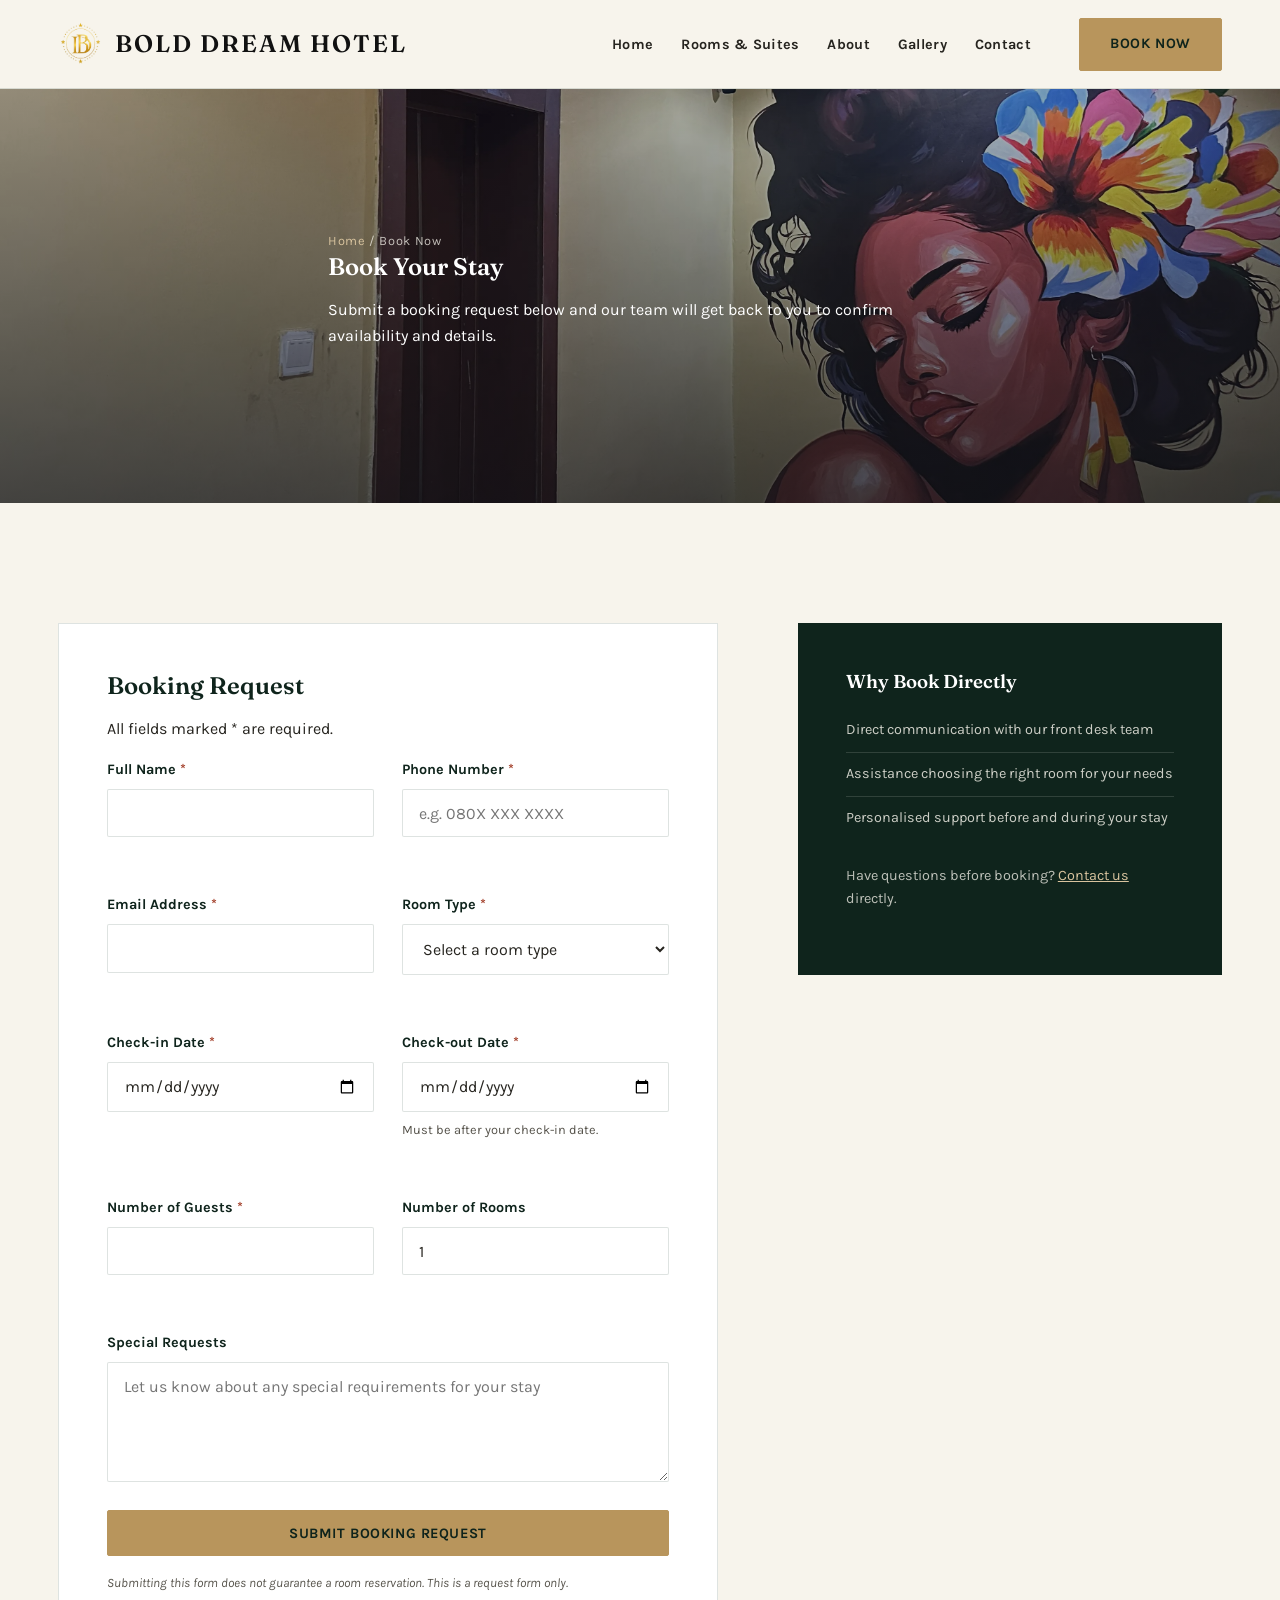
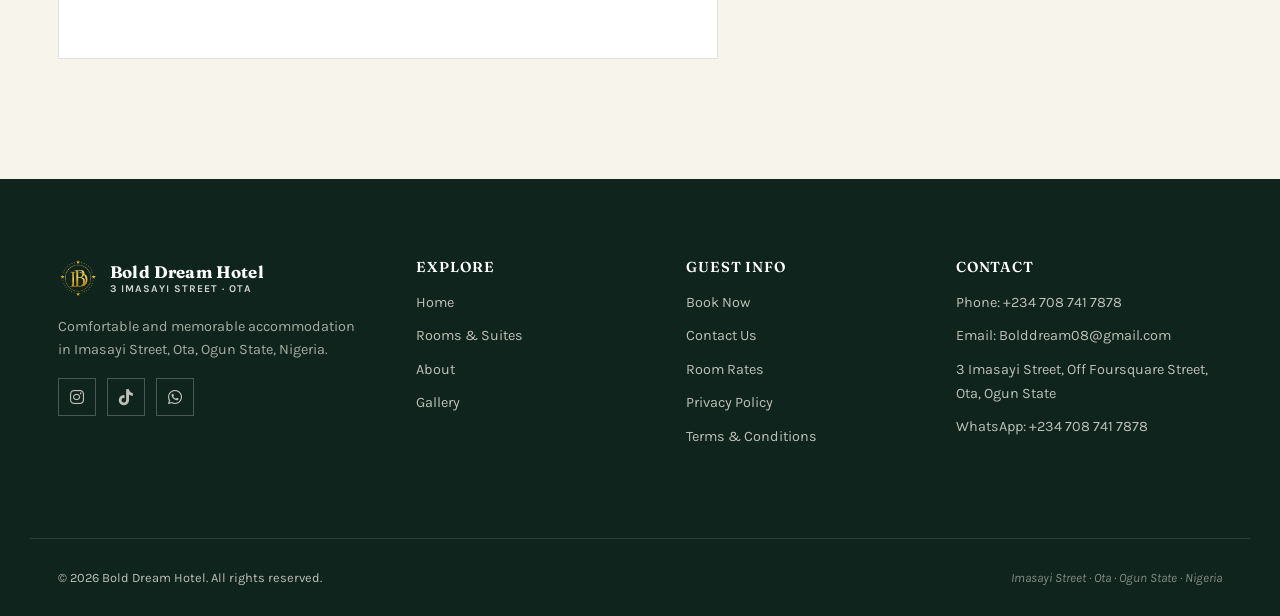
<file: booking.html>
<!DOCTYPE html>
<html lang="en">
<head>
<meta charset="UTF-8">
<meta name="viewport" content="width=device-width, initial-scale=1.0">
<title>Book Now | Bold Dream Hotel, Ota, Ogun State</title>
<meta name="description" content="Submit a booking request for Bold Dream Hotel in Ota, Ogun State. Our team will confirm your reservation details with you.">
<link rel="preconnect" href="https://fonts.googleapis.com">
<link href="https://fonts.googleapis.com/css2?family=Fraunces:opsz,wght@9..144,400;9..144,500;9..144,600;9..144,700&family=Karla:wght@400;500;700;800&display=swap" rel="stylesheet">
<link rel="stylesheet" href="css/style.css">
<link rel="stylesheet" href="https://cdnjs.cloudflare.com/ajax/libs/font-awesome/6.5.1/css/all.min.css">
<link rel="icon" type="imagees/png" href="images/logo_1.webp">
<!-- Google Analytics -->
<script async src="https://www.googletagmanager.com/gtag/js?id=G-19259RCX1T"></script>
<script>
  window.dataLayer = window.dataLayer || [];
  function gtag(){dataLayer.push(arguments);}
  gtag('js', new Date());

  gtag('config', 'G-19259RCX1T');
</script>
</head>
<body>
<a href="#main" class="skip-link">Skip to main content</a>

<header class="site-header">
  <div class="container header-inner">

    <!-- FIXED LOGO SECTION -->
    <div class="logo-container" style="display: flex !important; align-items: center !important; gap: 0.75rem !important; text-decoration: none;">
      <img src="images/logo.webp" alt="Bold Dream Hotel Logo" class="header-logo" style="width: auto !important; height: 48px !important; max-width: 45px !important; max-height: 45px !important; object-fit: contain !important; display: block !important;">
      <div class="logo-text" style="display: flex !important; flex-direction: column !important; justify-content: center !important;">
        <span class="brand-name" style="font-family: 'Fraunces', serif !important; font-size: 1.5rem !important; font-weight: 600 !important; letter-spacing: 2px; color: #111;">BOLD DREAM HOTEL</span>
      </div>
    </div>

    <button class="nav-toggle"
      aria-label="Open menu"
      aria-expanded="false"
      aria-controls="main-nav">
      <span></span>
      <span></span>
      <span></span>
    </button>

    <nav class="main-nav" id="main-nav" aria-label="Primary">

      <ul class="nav-links">
        <li><a href="index.html" aria-current="page">Home</a></li>
        <li><a href="rooms.html">Rooms &amp; Suites</a></li>
        <li><a href="about.html">About</a></li>
        <li><a href="gallery.html">Gallery</a></li>
        <li><a href="contact.html">Contact</a></li>
      </ul>

      <div class="nav-cta">
        <a href="booking.html" class="btn btn-primary">Book Now</a>
      </div>

    </nav>
  </div>

  <div class="nav-scrim"></div>
</header>

<main id="main">

  <section class="page-hero">
    <div class="hero-media">
      <img src="images/girl1.webp" alt="Suite at Bold Dream Hotel" >
    </div>
    <div class="container hero-content">
      <span class="breadcrumb"><a href="index.html">Home</a> / Book Now</span>
  
      <h1 class="hero-title">
     Book Your Stay
              </h1>
      <p>Submit a booking request below and our team will get back to you to confirm availability and details.</p>
    </div>
  </section>

  <section class="section">
    <div class="container"> <div class="booking-layout">
        <div class="form-panel">
          <h2>Booking Request</h2>
          <p>All fields marked <span class="required">*</span> are required.</p>

          <form id="booking-form" novalidate>
            <div class="form-grid">
              <div class="form-group">
                <label for="full-name">Full Name <span class="required">*</span></label>
                <input type="text" id="full-name" name="fullName" required autocomplete="name">
                <span class="field-error" role="alert"></span>
              </div>

              <div class="form-group">
                <label for="phone">Phone Number <span class="required">*</span></label>
                <input type="tel" id="phone" name="phone" required autocomplete="tel" placeholder="e.g. 080X XXX XXXX">
                <span class="field-error" role="alert"></span>
              </div>

              <div class="form-group">
                <label for="email">Email Address <span class="required">*</span></label>
                <input type="email" id="email" name="email" required autocomplete="email">
                <span class="field-error" role="alert"></span>
              </div>

              <div class="form-group">
                <label for="room-type">Room Type <span class="required">*</span></label>
                <select id="room-type" name="roomType" required>
                  <option value="">Select a room type</option>
                  <option value="standard">Standard Room</option>
                  <option value="deluxe">Deluxe Room</option>
                  <option value="suite">Executive Suite</option>
                  <option value="family-suite">Deluxe Room 2</option>
                  <option value="not-sure">Standard short time</option>
                </select>
                <span class="field-error" role="alert"></span>
              </div>

              <div class="form-group">
                <label for="check-in">Check-in Date <span class="required">*</span></label>
                <input type="date" id="check-in" name="checkIn" required>
                <span class="field-error" role="alert"></span>
              </div>

              <div class="form-group">
                <label for="check-out">Check-out Date <span class="required">*</span></label>
                <input type="date" id="check-out" name="checkOut" required>
                <span class="field-error" role="alert"></span>
                <span class="field-hint">Must be after your check-in date.</span>
              </div>

              <div class="form-group">
                <label for="guests">Number of Guests <span class="required">*</span></label>
                <input type="number" id="guests" name="guests" min="1" max="20" required>
                <span class="field-error" role="alert"></span>
              </div>

              <div class="form-group">
                <label for="rooms-needed">Number of Rooms</label>
                <input type="number" id="rooms-needed" name="roomsNeeded" min="1" max="10" value="1">
                <span class="field-error" role="alert"></span>
              </div>

              <div class="form-group full">
                <label for="special-requests">Special Requests</label>
                <textarea id="special-requests" name="specialRequests" placeholder="Let us know about any special requirements for your stay"></textarea>
                <span class="field-error" role="alert"></span>
              </div>
            </div>

            <button type="submit" class="btn btn-primary btn-block">Submit Booking Request</button>
            <p class="form-note">Submitting this form does not guarantee a room reservation. This is a request form only.</p>
          </form>

          <div class="form-success">
            <h3>Booking Request Sent!</h3>
          
            <p>
              Thank you for choosing Bold Dream Hotel.
              Our team will contact you on WhatsApp to confirm your booking.
            </p>
          
            <p>
              <strong>Have you stayed with us before?</strong><br>
              We'd love to hear about your experience.
            </p>
          
            <a
              href="https://maps.app.goo.gl/hBL54xTYQT7Eazkq6?g_st=ic"
              target="_blank"
              rel="noopener noreferrer"
              class="btn btn-primary"
            >
              ⭐ Review Us on Google
            </a>
          </div>
        </div>

        <aside class="booking-aside">
          <h3>Why Book Directly</h3>
          <ul>
            <li>Direct communication with our front desk team</li>
            <li>Assistance choosing the right room for your needs</li>
            <li>Personalised support before and during your stay</li>
          </ul>
          <p style="margin-top: 1.5rem; font-size: var(--fs-sm); color: rgba(247,244,236,0.75);">Have questions before booking? <a href="contact.html" style="color: var(--color-gold-soft); text-decoration: underline;">Contact us</a> directly.</p>
        </aside>
      </div>
    </div>
  </section>

</main>

<footer class="site-footer">
  <div class="container footer-grid">

    <!-- Brand -->
    <div class="footer-col footer-brand">
     <!-- Replace the existing <a href="index.html" class="logo"> block in your footer with this -->
<a href="index.html" class="logo" style="display: flex !important; align-items: center !important; gap: 12px !important; text-decoration: none !important;">
  <img src="images/logo.webp" alt="Bold Dream Hotel Logo" style="width: 40px !important; height: 40px !important; max-width: 40px !important; max-height: 40px !important; object-fit: contain !important; display: block !important;">
  <span class="logo-text" style="display: flex !important; flex-direction: column !important;">
    <strong style="font-family: 'Fraunces', serif !important; font-size: 1.05rem !important; color: #ffffff !important; line-height: 1.1 !important;">Bold Dream Hotel</strong>
    <span style="font-size: 0.65rem !important; letter-spacing: 1px !important; color: #d0d0d0 !important; margin-top: 2px !important;">3 Imasayi Street &middot; Ota</span>
  </span>
</a>

      <p>
        Comfortable and memorable accommodation in Imasayi Street, Ota,
        Ogun State, Nigeria.
      </p>

      <div class="social-links" aria-label="Social media links"><!-- Instagram -->

        <a
          href="https://www.instagram.com/bolddreamhotelsuite?igsi=MWJkbDNnbzVmbDc5Ng=="
         target="_blank" aria-label="Instagram" class="social-icon">
    <i class="fa-brands fa-instagram"></i> 
        </a>


        <!-- TikTok -->

        <a
          href="https://www.tiktok.com/@bold.dream.hotel?_r=1&_t=ZS-996GeX48AXE"
          target="_blank" aria-label="TikTok" class="social-icon">
          <i class="fa-brands fa-tiktok"></i>
        </a>

        <a
          href="https://wa.me/2347087417878"
          target="_blank" aria-label="WhatsApp" class="social-icon">
          <i class="fa-brands fa-whatsapp"></i>
        </a>

      </div>
    </div>


    <!-- Explore -->
    <div class="footer-col">
      <h4>Explore</h4>

      <ul>
        <li><a href="index.html">Home</a></li>
        <li><a href="rooms.html">Rooms &amp; Suites</a></li>
        <li><a href="about.html">About</a></li>
        <li><a href="gallery.html">Gallery</a></li>
      </ul>
    </div>


    <!-- Guest Information -->
    <div class="footer-col">
      <h4>Guest Info</h4>

      <ul>
        <li><a href="booking.html">Book Now</a></li>
        <li><a href="contact.html">Contact Us</a></li>
        <li><a href="rooms.html">Room Rates</a></li>
        <li>
          <a href="privacy.html" aria-current="page">
            Privacy Policy
          </a>
        </li>
        <li>
          <a href="terms.html" aria-current="page">
            Terms &amp; Conditions
          </a>
        </li>
      </ul>
    </div>


    <!-- Contact -->
    <div class="footer-col">
      <h4>Contact</h4>

      <ul>
        <li>
          <a href="tel:+2347087417878">
            Phone: +234 708 741 7878
          </a>
        </li>

        <li>
          <a href="mailto:Bolddream08@gmail.com">
            Email: Bolddream08@gmail.com
          </a>
        </li>

        <li>
          <a
            href="https://maps.app.goo.gl/adkkCmCDGXedQD1n6"
            target="_blank"
            rel="noopener noreferrer"
          >
            3 Imasayi Street, Off Foursquare Street,
            Ota, Ogun State
          </a>
        </li>

        <li>
          <a
            href="https://wa.me/2347087417878"
            target="_blank"
            rel="noopener noreferrer"
          >
            WhatsApp: +234 708 741 7878
          </a>
        </li>
      </ul>
    </div>

  </div>


  <div class="container footer-bottom">
    <span>
      &copy; 2026 Bold Dream Hotel. All rights reserved.
    </span>

    <span class="footer-note">
      Imasayi Street · Ota · Ogun State · Nigeria
    </span>
  </div>
</footer>

<button class="back-to-top" aria-label="Back to top">&uarr;</button>
<script src="js/script.js"></script>
</body>
</html>
</file>
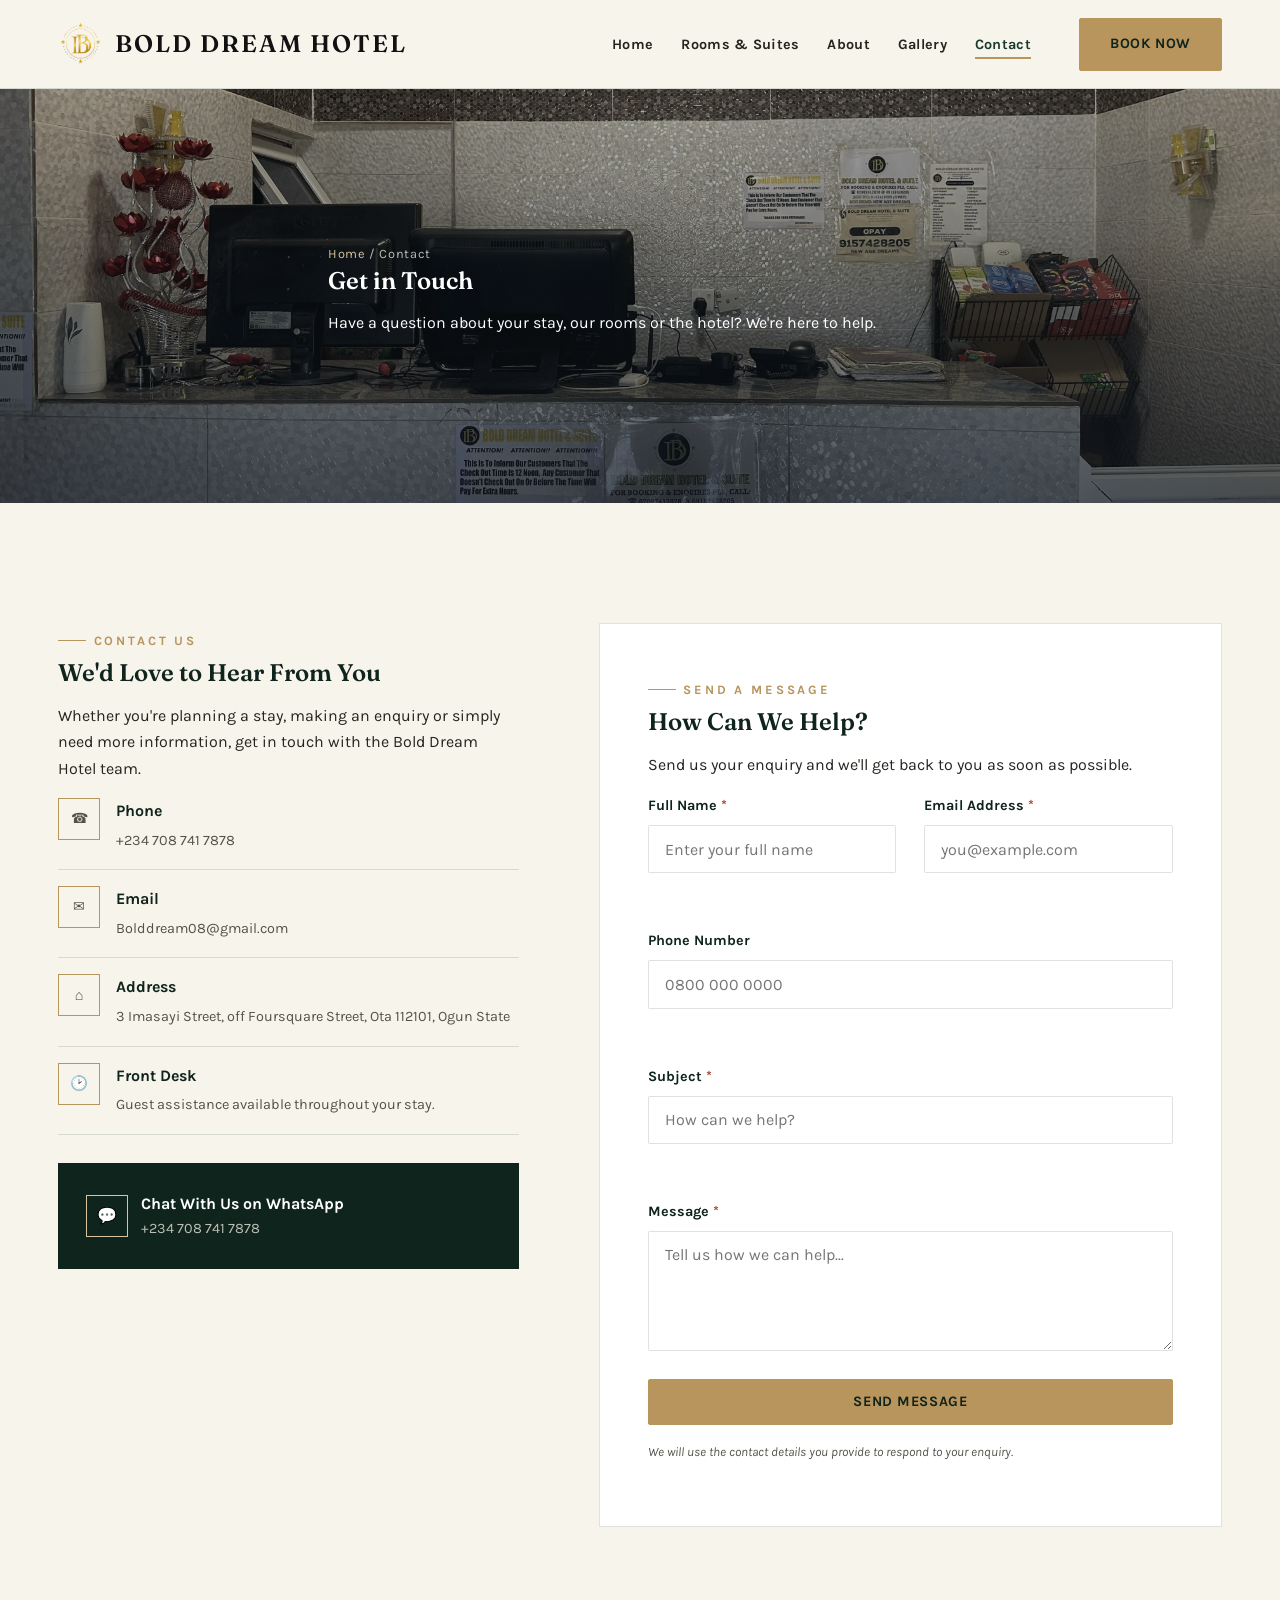
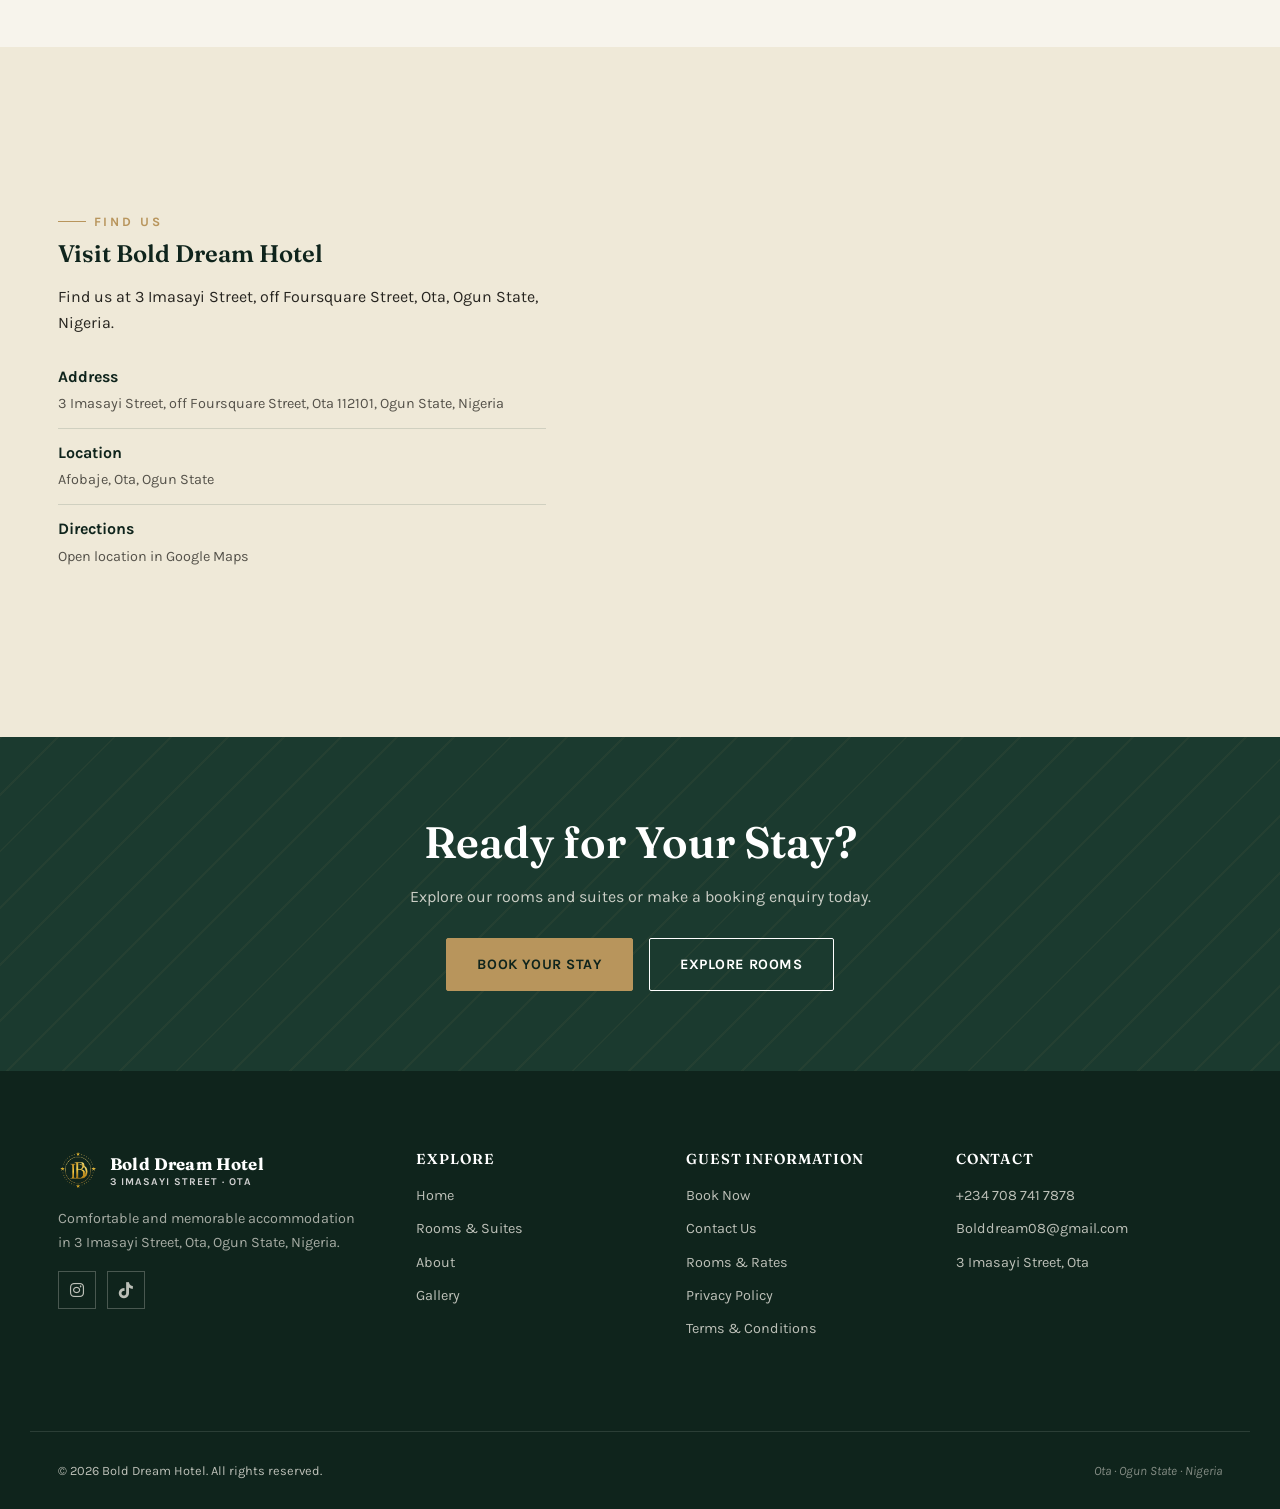
<file: contact.html>
<!DOCTYPE html>
<html lang="en">
<head>
  <meta charset="UTF-8">
  <meta name="viewport" content="width=device-width, initial-scale=1.0">

  <title>Contact Bold Dream Hotel | Ota, Ogun State</title>

  <meta
    name="description"
    content="Contact Bold Dream Hotel at 3 Imasayi Street, off Foursquare Street, Ota, Ogun State, Nigeria. Call, email or chat with us on WhatsApp."
  >

  <meta name="theme-color" content="#1B3A2F">

  <link rel="preconnect" href="https://fonts.googleapis.com">
  <link rel="preconnect" href="https://fonts.gstatic.com" crossorigin>

  <link
    href="https://fonts.googleapis.com/css2?family=Fraunces:opsz,wght@9..144,400;9..144,500;9..144,600;9..144,700&family=Karla:wght@400;500;700;800&display=swap"
    rel="stylesheet"
  >

  <link rel="stylesheet" href="css/style.css">
  <link rel="stylesheet" href="https://cdnjs.cloudflare.com/ajax/libs/font-awesome/6.5.1/css/all.min.css">
<link rel="icon" type="imagees/png" href="images/logo_1.webp">
<!-- Google Analytics -->
<script async src="https://www.googletagmanager.com/gtag/js?id=G-19259RCX1T"></script>
<script>
  window.dataLayer = window.dataLayer || [];
  function gtag(){dataLayer.push(arguments);}
  gtag('js', new Date());

  gtag('config', 'G-19259RCX1T');
</script>
</head>

<body>

<a href="#main" class="skip-link">Skip to main content</a>

<!-- ==================== HEADER ==================== -->
<header class="site-header">
  <div class="container header-inner">

    <!-- FIXED LOGO SECTION -->
    <div class="logo-container" style="display: flex !important; align-items: center !important; gap: 0.75rem !important; text-decoration: none;">
      <img src="images/logo.webp" alt="Bold Dream Hotel Logo" class="header-logo" style="width: auto !important; height: 48px !important; max-width: 45px !important; max-height: 45px !important; object-fit: contain !important; display: block !important;">
      <div class="logo-text" style="display: flex !important; flex-direction: column !important; justify-content: center !important;">
        <span class="brand-name" style="font-family: 'Fraunces', serif !important; font-size: 1.5rem !important; font-weight: 600 !important; letter-spacing: 2px; color: #111;">BOLD DREAM HOTEL</span>
      </div>
    </div>

    <button class="nav-toggle"
      aria-label="Open menu"
      aria-expanded="false"
      aria-controls="main-nav">
      <span></span>
      <span></span>
      <span></span>
    </button>

    <nav class="main-nav" id="main-nav" aria-label="Primary">

      <ul class="nav-links">
        <li><a href="index.html" aria-current="page">Home</a></li>
        <li><a href="rooms.html">Rooms &amp; Suites</a></li>
        <li><a href="about.html">About</a></li>
        <li><a href="gallery.html">Gallery</a></li>
        <li><a href="contact.html">Contact</a></li>
      </ul>

      <div class="nav-cta">
        <a href="booking.html" class="btn btn-primary">Book Now</a>
      </div>

    </nav>
  </div>

  <div class="nav-scrim"></div>
</header>


<!-- ==================== MAIN ==================== -->
<main id="main">

  <!-- ==================== PAGE HERO ==================== -->
  <section class="page-hero">

    <div class="hero-media">

      <img
        src="images/yes2.webp"
        alt="Interior common area at Bold Dream Hotel"
      >

    </div>

    <div class="container hero-content">

      <span class="breadcrumb">
        <a href="index.html">Home</a> / Contact
      </span>
      <h1 class="hero-title">
     
Get in Touch
      </h1>
      

      <p>
        Have a question about your stay, our rooms or the hotel?
        We're here to help.
      </p>

    </div>

  </section>


  <!-- ==================== CONTACT INFORMATION ==================== -->
  <section class="section">

    <div class="container contact-grid">

      <div>

        <span class="eyebrow">Contact Us</span>

        <h2>We'd Love to Hear From You</h2>

        <p>
          Whether you're planning a stay, making an enquiry or simply
          need more information, get in touch with the Bold Dream Hotel team.
        </p>

        <ul class="contact-info-list">

          <!-- PHONE -->
          <li>

            <span class="contact-icon" aria-hidden="true">
              &#9742;
            </span>

            <div>

              <strong>Phone</strong>

              <span>
                <a href="tel:+2347087417878">
                  +234 708 741 7878
                </a>
              </span>

            </div>

          </li>


          <!-- EMAIL -->
          <li>

            <span class="contact-icon" aria-hidden="true">
              &#9993;
            </span>

            <div>

              <strong>Email</strong>

              <span>
                <a href="mailto:Bolddream08@gmail.com">
                  Bolddream08@gmail.com
                </a>
              </span>

            </div>

          </li>


          <!-- ADDRESS -->
          <li>

            <span class="contact-icon" aria-hidden="true">
              &#8962;
            </span>

            <div>

              <strong>Address</strong>

              <span>
                <a
                  href="https://maps.app.goo.gl/adkkCmCDGXedQD1n6"
                  target="_blank"
                  rel="noopener noreferrer"
                >
                  3 Imasayi Street, off Foursquare Street,
                  Ota 112101, Ogun State
                </a>
              </span>

            </div>

          </li>


          <!-- FRONT DESK -->
          <li>

            <span class="contact-icon" aria-hidden="true">
              &#128337;
            </span>

            <div>

              <strong>Front Desk</strong>

              <span>
                Guest assistance available throughout your stay.
              </span>

            </div>

          </li>

        </ul>


        <!-- ==================== WHATSAPP ==================== -->
        <a
          href="https://wa.me/2347087417878"
          class="whatsapp-cta"
          target="_blank"
          rel="noopener noreferrer"
          aria-label="Chat with Bold Dream Hotel on WhatsApp"
        >

          <span
            class="contact-icon"
            aria-hidden="true"
            style="border-color: var(--color-gold-soft); color: var(--color-gold-soft);"
          >
            &#128172;
          </span>

          <div>

            <strong>Chat With Us on WhatsApp</strong>

            <p>
              +234 708 741 7878
            </p>

          </div>

        </a>

      </div>


      <!-- ==================== CONTACT FORM ==================== -->
      <div>

        <div class="form-panel">

          <span class="eyebrow">Send a Message</span>

          <h2>How Can We Help?</h2>

          <p>
            Send us your enquiry and we'll get back to you as soon as possible.
          </p>

          <form id="contact-form" novalidate>

            <div class="form-grid">

              <!-- NAME -->
              <div class="form-group">

                <label for="contact-name">
                  Full Name
                  <span class="required">*</span>
                </label>

                <input
                  type="text"
                  id="contact-name"
                  name="name"
                  placeholder="Enter your full name"
                  required
                  autocomplete="name"
                >

                <span class="field-error" role="alert"></span>

              </div>


              <!-- EMAIL -->
              <div class="form-group">

                <label for="contact-email">
                  Email Address
                  <span class="required">*</span>
                </label>

                <input
                  type="email"
                  id="contact-email"
                  name="email"
                  placeholder="you@example.com"
                  required
                  autocomplete="email"
                >

                <span class="field-error" role="alert"></span>

              </div>


              <!-- PHONE -->
              <div class="form-group full">

                <label for="contact-phone">
                  Phone Number
                </label>

                <input
                  type="tel"
                  id="contact-phone"
                  name="phone"
                  placeholder="0800 000 0000"
                  autocomplete="tel"
                >

                <span class="field-error" role="alert"></span>

              </div>


              <!-- SUBJECT -->
              <div class="form-group full">

                <label for="contact-subject">
                  Subject
                  <span class="required">*</span>
                </label>

                <input
                  type="text"
                  id="contact-subject"
                  name="subject"
                  placeholder="How can we help?"
                  required
                >

                <span class="field-error" role="alert"></span>

              </div>


              <!-- MESSAGE -->
              <div class="form-group full">

                <label for="contact-message">
                  Message
                  <span class="required">*</span>
                </label>

                <textarea
                  id="contact-message"
                  name="message"
                  placeholder="Tell us how we can help..."
                  required
                ></textarea>

                <span class="field-error" role="alert"></span>

              </div>

            </div>


            <button
              type="submit"
              class="btn btn-primary btn-block"
            >
              Send Message
            </button>

            <p class="form-note">
              We will use the contact details you provide to respond
              to your enquiry.
            </p>

          </form>


          <!-- SUCCESS MESSAGE -->
          <div
            class="form-success"
            role="status"
            aria-live="polite"
          >

            <h3>Thank You</h3>

            <p>
              Your enquiry has been received.
              A member of the Bold Dream Hotel team will get back to you.
            </p>

          </div>

        </div>

      </div>

    </div>

  </section>


  <!-- ==================== LOCATION ==================== -->
  <section class="section section--cream-dark">

    <div class="container location-grid">

      <div>

        <span class="eyebrow">Find Us</span>

        <h2>Visit Bold Dream Hotel</h2>

        <p>
          Find us at 3 Imasayi Street, off Foursquare Street,
          Ota, Ogun State, Nigeria.
        </p>

        <ul class="location-list">

          <li>

            <div>

              <strong>Address</strong>

              <span>
                3 Imasayi Street, off Foursquare Street,
                Ota 112101, Ogun State, Nigeria
              </span>

            </div>

          </li>

          <li>

            <div>

              <strong>Location</strong>

              <span>
                Afobaje, Ota, Ogun State
              </span>

            </div>

          </li>

          <li>

            <div>

              <strong>Directions</strong>

              <span>
                <a
                  href="https://maps.app.goo.gl/adkkCmCDGXedQD1n6"
                  target="_blank"
                  rel="noopener noreferrer"
                >
                  Open location in Google Maps
                </a>
              </span>

            </div>

          </li>

        </ul>

      </div>


      <!-- MAP LINK -->
     <!-- GOOGLE MAP -->
<div class="map-container">

  <iframe
    src="https://www.google.com/maps/embed?pb=!1m18!1m12!1m3!1d3962.7287718491666!2d3.223721374301526!3d6.680484893314744!2m3!1f0!2f0!3f0!3m2!1i1024!2i768!4f13.1!3m3!1m2!1s0x103b992e9f5795f9%3A0xbbc758757ea1ff1c!2sBOLD%20DREAM%20HOTEL%20AND%20SUITES!5e0!3m2!1sen!2sng!4v1787091847350!5m2!1sen!2sng"
    width="100%"
    height="450"
    style="border:0;"
    allowfullscreen=""
    loading="lazy"
    referrerpolicy="strict-origin-when-cross-origin"
    title="Bold Dream Hotel and Suites location on Google Maps">
  </iframe>

</div>

    </div>

  </section>


  <!-- ==================== CTA ==================== -->
  <section class="cta-band">

    <div class="container cta-band-inner">

      <h2>Ready for Your Stay?</h2>

      <p>
        Explore our rooms and suites or make a booking enquiry today.
      </p>

      <div class="cta-actions">

        <a href="booking.html" class="btn btn-primary">
          Book Your Stay
        </a>

        <a href="rooms.html" class="btn btn-outline">
          Explore Rooms
        </a>

      </div>

    </div>

  </section>

</main>


<!-- ==================== FOOTER ==================== -->
<footer class="site-footer">

  <div class="container footer-grid">


    <!-- BRAND -->
    <div class="footer-col footer-brand">

      <!-- Replace the existing <a href="index.html" class="logo"> block in your footer with this -->
<a href="index.html" class="logo" style="display: flex !important; align-items: center !important; gap: 12px !important; text-decoration: none !important;">
  <img src="images/logo.webp" alt="Bold Dream Hotel Logo" style="width: 40px !important; height: 40px !important; max-width: 40px !important; max-height: 40px !important; object-fit: contain !important; display: block !important;">
  <span class="logo-text" style="display: flex !important; flex-direction: column !important;">
    <strong style="font-family: 'Fraunces', serif !important; font-size: 1.05rem !important; color: #ffffff !important; line-height: 1.1 !important;">Bold Dream Hotel</strong>
    <span style="font-size: 0.65rem !important; letter-spacing: 1px !important; color: #d0d0d0 !important; margin-top: 2px !important;">3 Imasayi Street &middot; Ota</span>
  </span>
</a>

      <p>
        Comfortable and memorable accommodation
        in  3 Imasayi Street, Ota, Ogun State, Nigeria.
      </p>


      <!-- SOCIAL MEDIA -->
      <div
        class="social-links"
        aria-label="Social media links"
      ><!-- Instagram -->

      <a
      href="https://www.instagram.com/bolddreamhotelsuite?igsi=MWJkbDNnbzVmbDc5Ng=="
     target="_blank" aria-label="Instagram" class="social-icon">
<i class="fa-brands fa-instagram"></i> 
    </a>


    <!-- TikTok -->

    <a
      href="https://www.tiktok.com/@bold.dream.hotel?_r=1&_t=ZS-996GeX48AXE"
      target="_blank" aria-label="TikTok" class="social-icon">
      <i class="fa-brands fa-tiktok"></i>
    </a>

      </div>

    </div>


    <!-- EXPLORE -->
    <div class="footer-col">

      <h4>Explore</h4>

      <ul>

        <li>
          <a href="index.html">Home</a>
        </li>

        <li>
          <a href="rooms.html">Rooms &amp; Suites</a>
        </li>

        <li>
          <a href="about.html">About</a>
        </li>

        <li>
          <a href="gallery.html">Gallery</a>
        </li>

      </ul>

    </div>


    <!-- GUEST INFORMATION -->
    <div class="footer-col">

      <h4>Guest Information</h4>

      <ul>

        <li>
          <a href="booking.html">Book Now</a>
        </li>

        <li>
          <a href="contact.html">Contact Us</a>
        </li>

        <li>
          <a href="rooms.html">Rooms &amp; Rates</a>
        </li>
        <li>
          <a href="privacy.html" aria-current="page">
            Privacy Policy
          </a>
        </li>
        <li>
          <a href="terms.html" aria-current="page">
            Terms &amp; Conditions
          </a>
        </li>
      </ul>

    </div>


    <!-- CONTACT -->
    <div class="footer-col">

      <h4>Contact</h4>

      <ul>

        <li>
          <a href="tel:+2347087417878">
            +234 708 741 7878
          </a>
        </li>

        <li>
          <a href="mailto:Bolddream08@gmail.com">
            Bolddream08@gmail.com
          </a>
        </li>

        <li>
          <a
            href="https://maps.app.goo.gl/adkkCmCDGXedQD1n6"
            target="_blank"
            rel="noopener noreferrer"
          >
            3 Imasayi Street, Ota
          </a>
        </li>

      </ul>

    </div>

  </div>


  <!-- FOOTER BOTTOM -->
  <div class="container footer-bottom">

    <span>
      &copy; 2026 Bold Dream Hotel.
      All rights reserved.
    </span>

    <span class="footer-note">
      Ota · Ogun State · Nigeria
    </span>

  </div>

</footer>


<!-- BACK TO TOP -->
<button
  class="back-to-top"
  type="button"
  aria-label="Back to top"
>
  &uarr;
</button>


<script src="js/script.js"></script>

</body>
</html>
</file>
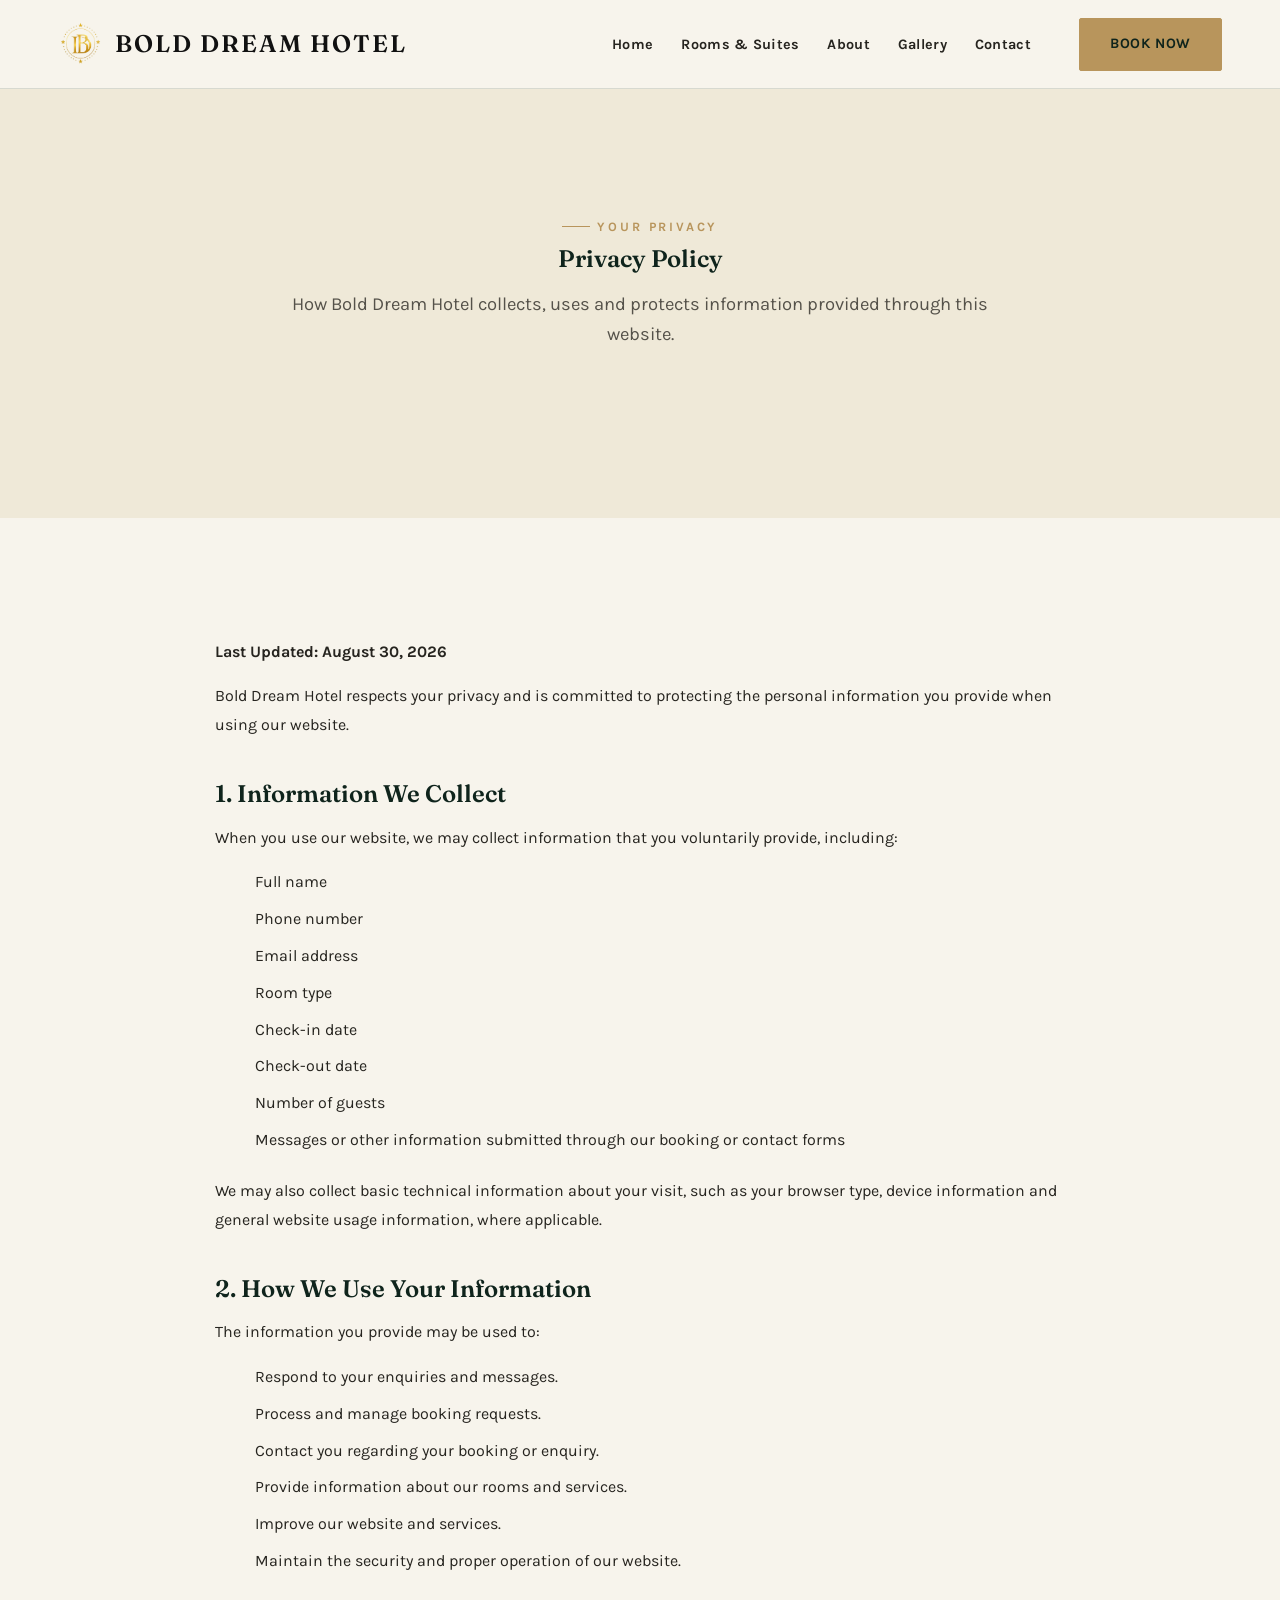
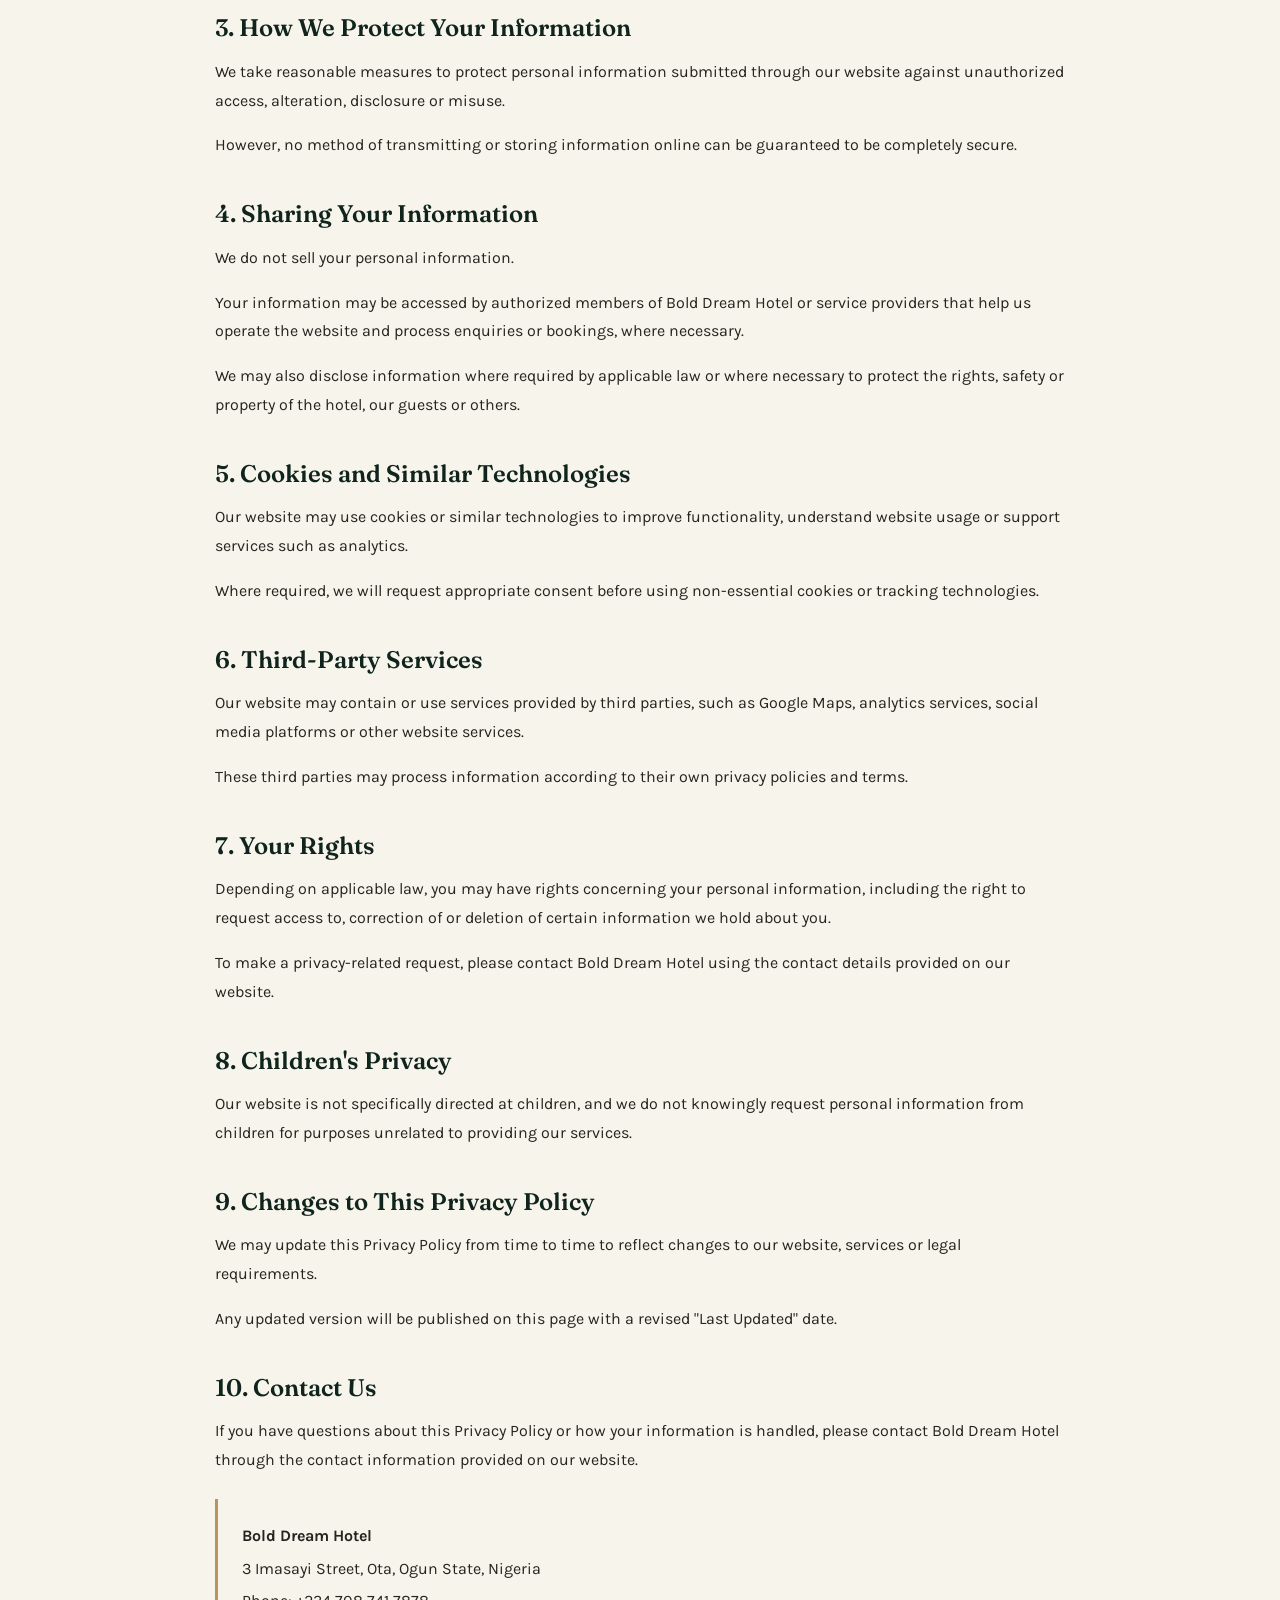
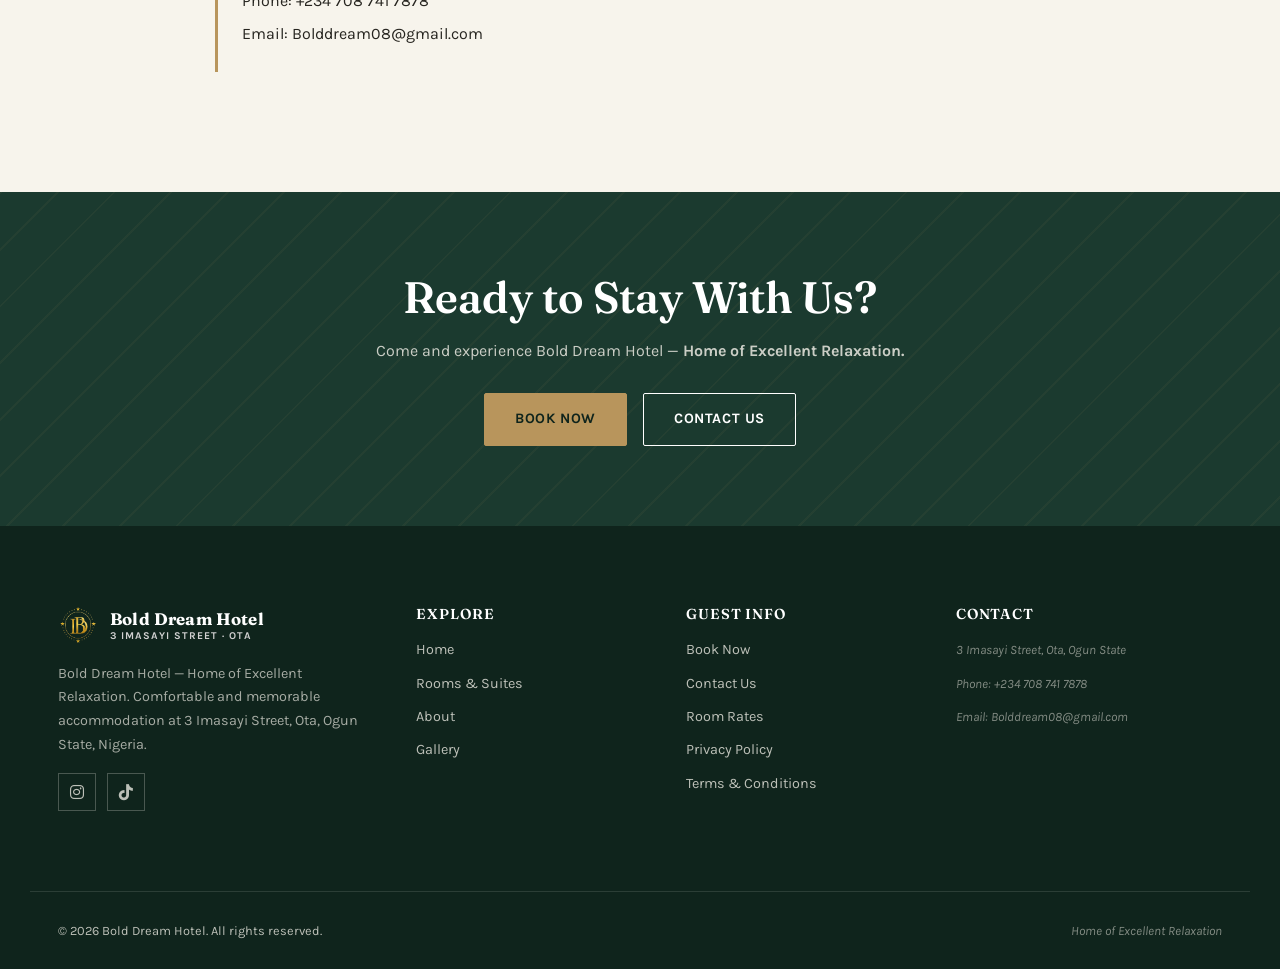
<file: privacy.html>
<!DOCTYPE html>
<html lang="en">
<head>
<meta charset="UTF-8">
<meta name="viewport" content="width=device-width, initial-scale=1.0">
<title>Privacy Policy | Bold Dream Hotel</title>
<meta name="description" content="Read the Privacy Policy for Bold Dream Hotel, 3 Imasayi Street, Ota, Ogun State, Nigeria.">
<link rel="preconnect" href="https://fonts.googleapis.com">
<link href="https://fonts.googleapis.com/css2?family=Fraunces:opsz,wght@9..144,400;9..144,500;9..144,600;9..144,700&family=Karla:wght@400;500;700;800&display=swap" rel="stylesheet">
<link rel="stylesheet" href="css/style.css">
<link rel="stylesheet" href="https://cdnjs.cloudflare.com/ajax/libs/font-awesome/6.5.1/css/all.min.css">
<link rel="icon" type="image/png" href="images/logo_1.webp">
<!-- Google Analytics -->
<script async src="https://www.googletagmanager.com/gtag/js?id=G-19259RCX1T"></script>
<script>
  window.dataLayer = window.dataLayer || [];
  function gtag(){dataLayer.push(arguments);}
  gtag('js', new Date());

  gtag('config', 'G-19259RCX1T');
</script>
</head>
<body>

<header class="site-header">
  <div class="container header-inner">
    <div class="logo-container" style="display: flex !important; align-items: center !important; gap: 0.75rem !important; text-decoration: none;">
      <img src="images/logo.webp" alt="Bold Dream Hotel Logo" class="header-logo" style="width: auto !important; height: 48px !important; max-width: 45px !important; max-height: 45px !important; object-fit: contain !important; display: block !important;">
      <div class="logo-text" style="display: flex !important; flex-direction: column !important; justify-content: center !important;">
        <span class="brand-name" style="font-family: 'Fraunces', serif !important; font-size: 1.5rem !important; font-weight: 600 !important; letter-spacing: 2px; color: #111;">BOLD DREAM HOTEL</span>
      </div>
    </div>
<button
  class="nav-toggle"
  aria-label="Open menu"
  aria-expanded="false"
  aria-controls="main-nav"
>
  <span></span>
  <span></span>
  <span></span>
</button>
<nav class="main-nav" id="main-nav" aria-label="Primary">
  <ul class="nav-links">
    <li>
      <a href="index.html">Home</a>
    </li>
    <li>
      <a href="rooms.html">Rooms &amp; Suites</a>
    </li>
    <li>
      <a href="about.html">About</a>
    </li>
    <li>
      <a href="gallery.html">Gallery</a>
    </li>
    <li>
      <a href="contact.html">Contact</a>
    </li>
  </ul>
  <div class="nav-cta">
    <a href="booking.html" class="btn btn-primary">
      Book Now
    </a>
  </div>
</nav>
  </div>
  <div class="nav-scrim"></div>
</header>
<main id="main">
  <!-- PAGE HERO -->
  <section class="section section--cream-dark">
<div class="container">
  <div class="section-head section-head--center">
    <span class="eyebrow">
      Your Privacy
    </span>
    <h1>
      Privacy Policy
    </h1>
    <p>
      How Bold Dream Hotel collects, uses and protects
      information provided through this website.
    </p>
  </div>
</div>
  </section>
  <!-- PRIVACY POLICY CONTENT -->
  <section class="section">
<div class="container">
  <div class="privacy-content">
    <p>
      <strong>Last Updated: August 30, 2026</strong>
    </p>
    <p>
      Bold Dream Hotel respects your privacy and is committed
      to protecting the personal information you provide when
      using our website.
    </p>
    <h2>1. Information We Collect</h2>
    <p>
      When you use our website, we may collect information
      that you voluntarily provide, including:
    </p>
    <ul>
      <li>Full name</li>
      <li>Phone number</li>
      <li>Email address</li>
      <li>Room type</li>
      <li>Check-in date</li>
      <li>Check-out date</li>
      <li>Number of guests</li>
      <li>Messages or other information submitted through our booking or contact forms</li>
    </ul>
    <p>
      We may also collect basic technical information about
      your visit, such as your browser type, device information
      and general website usage information, where applicable.
    </p>
    <h2>2. How We Use Your Information</h2>
    <p>
      The information you provide may be used to:
    </p>
    <ul>
      <li>Respond to your enquiries and messages.</li>
      <li>Process and manage booking requests.</li>
      <li>Contact you regarding your booking or enquiry.</li>
      <li>Provide information about our rooms and services.</li>
      <li>Improve our website and services.</li>
      <li>Maintain the security and proper operation of our website.</li>
    </ul>
    <h2>3. How We Protect Your Information</h2>
    <p>
      We take reasonable measures to protect personal information
      submitted through our website against unauthorized access,
      alteration, disclosure or misuse.
    </p>
    <p>
      However, no method of transmitting or storing information
      online can be guaranteed to be completely secure.
    </p>
    <h2>4. Sharing Your Information</h2>
    <p>
      We do not sell your personal information.
    </p>
    <p>
      Your information may be accessed by authorized members of
      Bold Dream Hotel or service providers that help us operate
      the website and process enquiries or bookings, where necessary.
    </p>
    <p>
      We may also disclose information where required by applicable
      law or where necessary to protect the rights, safety or
      property of the hotel, our guests or others.
    </p>
    <h2>5. Cookies and Similar Technologies</h2>
    <p>
      Our website may use cookies or similar technologies to
      improve functionality, understand website usage or support
      services such as analytics.
    </p>
    <p>
      Where required, we will request appropriate consent before
      using non-essential cookies or tracking technologies.
    </p>
    <h2>6. Third-Party Services</h2>
    <p>
      Our website may contain or use services provided by third
      parties, such as Google Maps, analytics services, social
      media platforms or other website services.
    </p>
    <p>
      These third parties may process information according to
      their own privacy policies and terms.
    </p>
    <h2>7. Your Rights</h2>
    <p>
      Depending on applicable law, you may have rights concerning
      your personal information, including the right to request
      access to, correction of or deletion of certain information
      we hold about you.
    </p>
    <p>
      To make a privacy-related request, please contact Bold Dream
      Hotel using the contact details provided on our website.
    </p>
    <h2>8. Children's Privacy</h2>
    <p>
      Our website is not specifically directed at children, and
      we do not knowingly request personal information from
      children for purposes unrelated to providing our services.
    </p>
    <h2>9. Changes to This Privacy Policy</h2>
    <p>
      We may update this Privacy Policy from time to time to
      reflect changes to our website, services or legal requirements.
    </p>
    <p>
      Any updated version will be published on this page with
      a revised "Last Updated" date.
    </p>
    <h2>10. Contact Us</h2>
    <p>
      If you have questions about this Privacy Policy or how
      your information is handled, please contact Bold Dream Hotel
      through the contact information provided on our website.
    </p>
    <div class="privacy-contact">
      <strong>Bold Dream Hotel</strong>
      <span>
        3 Imasayi Street, Ota, Ogun State, Nigeria
      </span>
      <span>
        Phone: +234 708 741 7878
      </span>
      <span>
        Email: Bolddream08@gmail.com
      </span>
    </div>
  </div>
</div>
  </section>
  <!-- CTA -->
  <section class="cta-band">
<div class="container cta-band-inner">
  <h2>
    Ready to Stay With Us?
  </h2>
  <p>
    Come and experience Bold Dream Hotel —
    <strong>Home of Excellent Relaxation.</strong>
  </p>
  <div class="cta-actions">
    <a href="booking.html" class="btn btn-primary">
      Book Now
    </a>
    <a href="contact.html" class="btn btn-outline">
      Contact Us
    </a>
  </div>
</div>
  </section>
</main>
<!-- FOOTER -->
<footer class="site-footer">
  <div class="container footer-grid">
<div class="footer-col footer-brand">
  <a
    href="index.html"
    class="logo"
    style="display: flex !important; align-items: center !important; gap: 12px !important; text-decoration: none !important;"
  >
    <img
      src="images/logo.webp"
      alt="Bold Dream Hotel Logo"
      style="width: 40px !important; height: 40px !important; max-width: 40px !important; max-height: 40px !important; object-fit: contain !important; display: block !important;"
    >
    <span
      class="logo-text"
      style="display: flex !important; flex-direction: column !important;"
    >
      <strong
        style="font-family: 'Fraunces', serif !important; font-size: 1.05rem !important; color: #ffffff !important; line-height: 1.1 !important;"
      >
        Bold Dream Hotel
      </strong>
      <span
        style="font-size: 0.65rem !important; letter-spacing: 1px !important; color: #d0d0d0 !important; margin-top: 2px !important;"
      >
        3 Imasayi Street · Ota
      </span>
    </span>
  </a>
  <p>
    Bold Dream Hotel — Home of Excellent Relaxation.
    Comfortable and memorable accommodation at
    3 Imasayi Street, Ota, Ogun State, Nigeria.
  </p>
  <div
    class="social-links"
    aria-label="Social media links"
  ><!-- Instagram -->

  <a
  href="https://www.instagram.com/bolddreamhotelsuite?igsi=MWJkbDNnbzVmbDc5Ng=="
 target="_blank" aria-label="Instagram" class="social-icon">
<i class="fa-brands fa-instagram"></i> 
</a>


<!-- TikTok -->

<a
  href="https://www.tiktok.com/@bold.dream.hotel?_r=1&_t=ZS-996GeX48AXE"
  target="_blank" aria-label="TikTok" class="social-icon">
  <i class="fa-brands fa-tiktok"></i>
</a>

  </div>
</div>
<div class="footer-col">
  <h4>Explore</h4>
  <ul>
    <li>
      <a href="index.html">Home</a>
    </li>
    <li>
      <a href="rooms.html">Rooms &amp; Suites</a>
    </li>
    <li>
      <a href="about.html">About</a>
    </li>
    <li>
      <a href="gallery.html">Gallery</a>
    </li>
  </ul>
</div>
<div class="footer-col">
  <h4>Guest Info</h4>
  <ul>
    <li>
      <a href="booking.html">Book Now</a>
    </li>
    <li>
      <a href="contact.html">Contact Us</a>
    </li>
    <li>
      <a href="rooms.html">Room Rates</a>
    </li>
    <li>
      <a href="privacy.html" aria-current="page">
        Privacy Policy
      </a>
    </li>
    <li>
      <a href="terms.html">
        Terms &amp; Conditions
      </a>
    </li>
  </ul>
</div>
<div class="footer-col">
  <h4>Contact</h4>
  <ul>
    <li>
      <span class="footer-note">
        3 Imasayi Street, Ota, Ogun State
      </span>
    </li>
    <li>
      <span class="footer-note">
        Phone: +234 708 741 7878
      </span>
    </li>
    <li>
      <span class="footer-note">
        Email: Bolddream08@gmail.com
      </span>
    </li>
  </ul>
</div>
  </div>
  <div class="container footer-bottom">
<span>
  &copy; 2026 Bold Dream Hotel. All rights reserved.
</span>
<span class="footer-note">
  Home of Excellent Relaxation
</span>
  </div>
</footer><script src="js/script.js"></script>
</body>
</html>
</file>
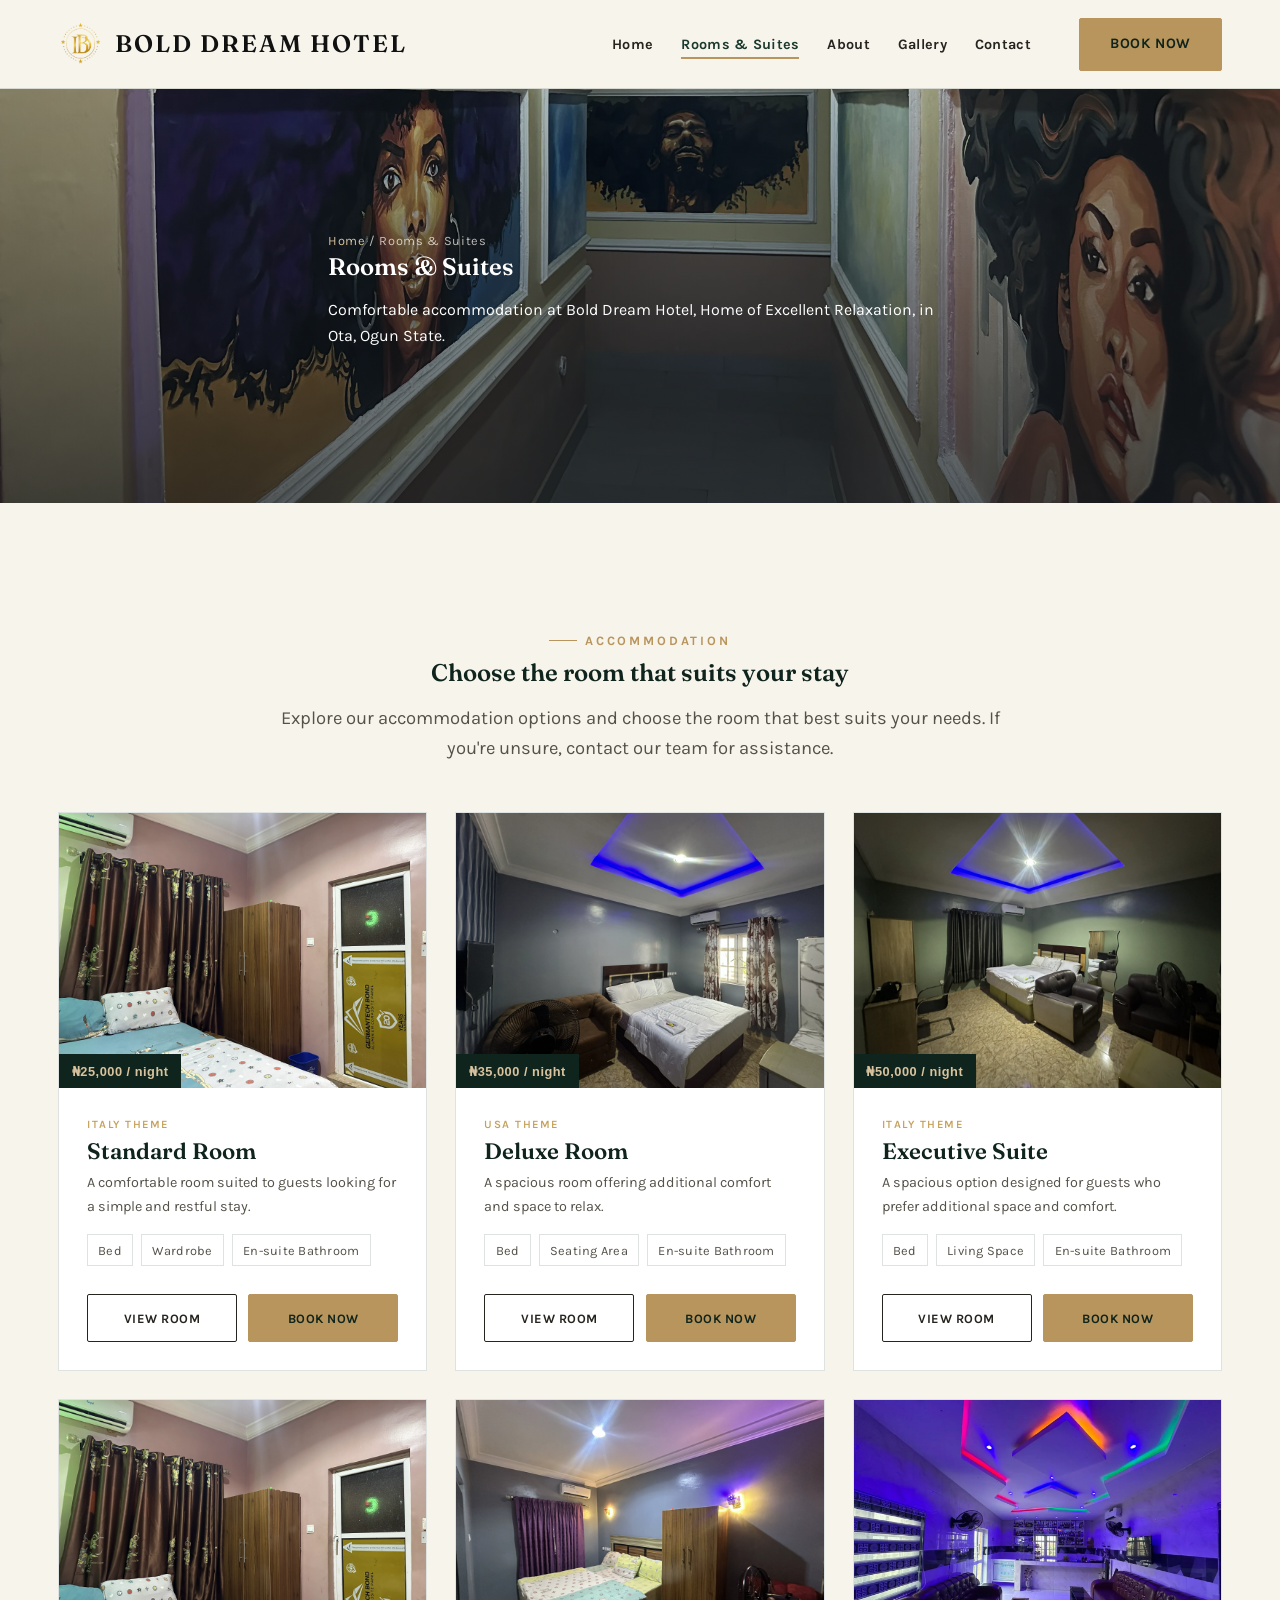
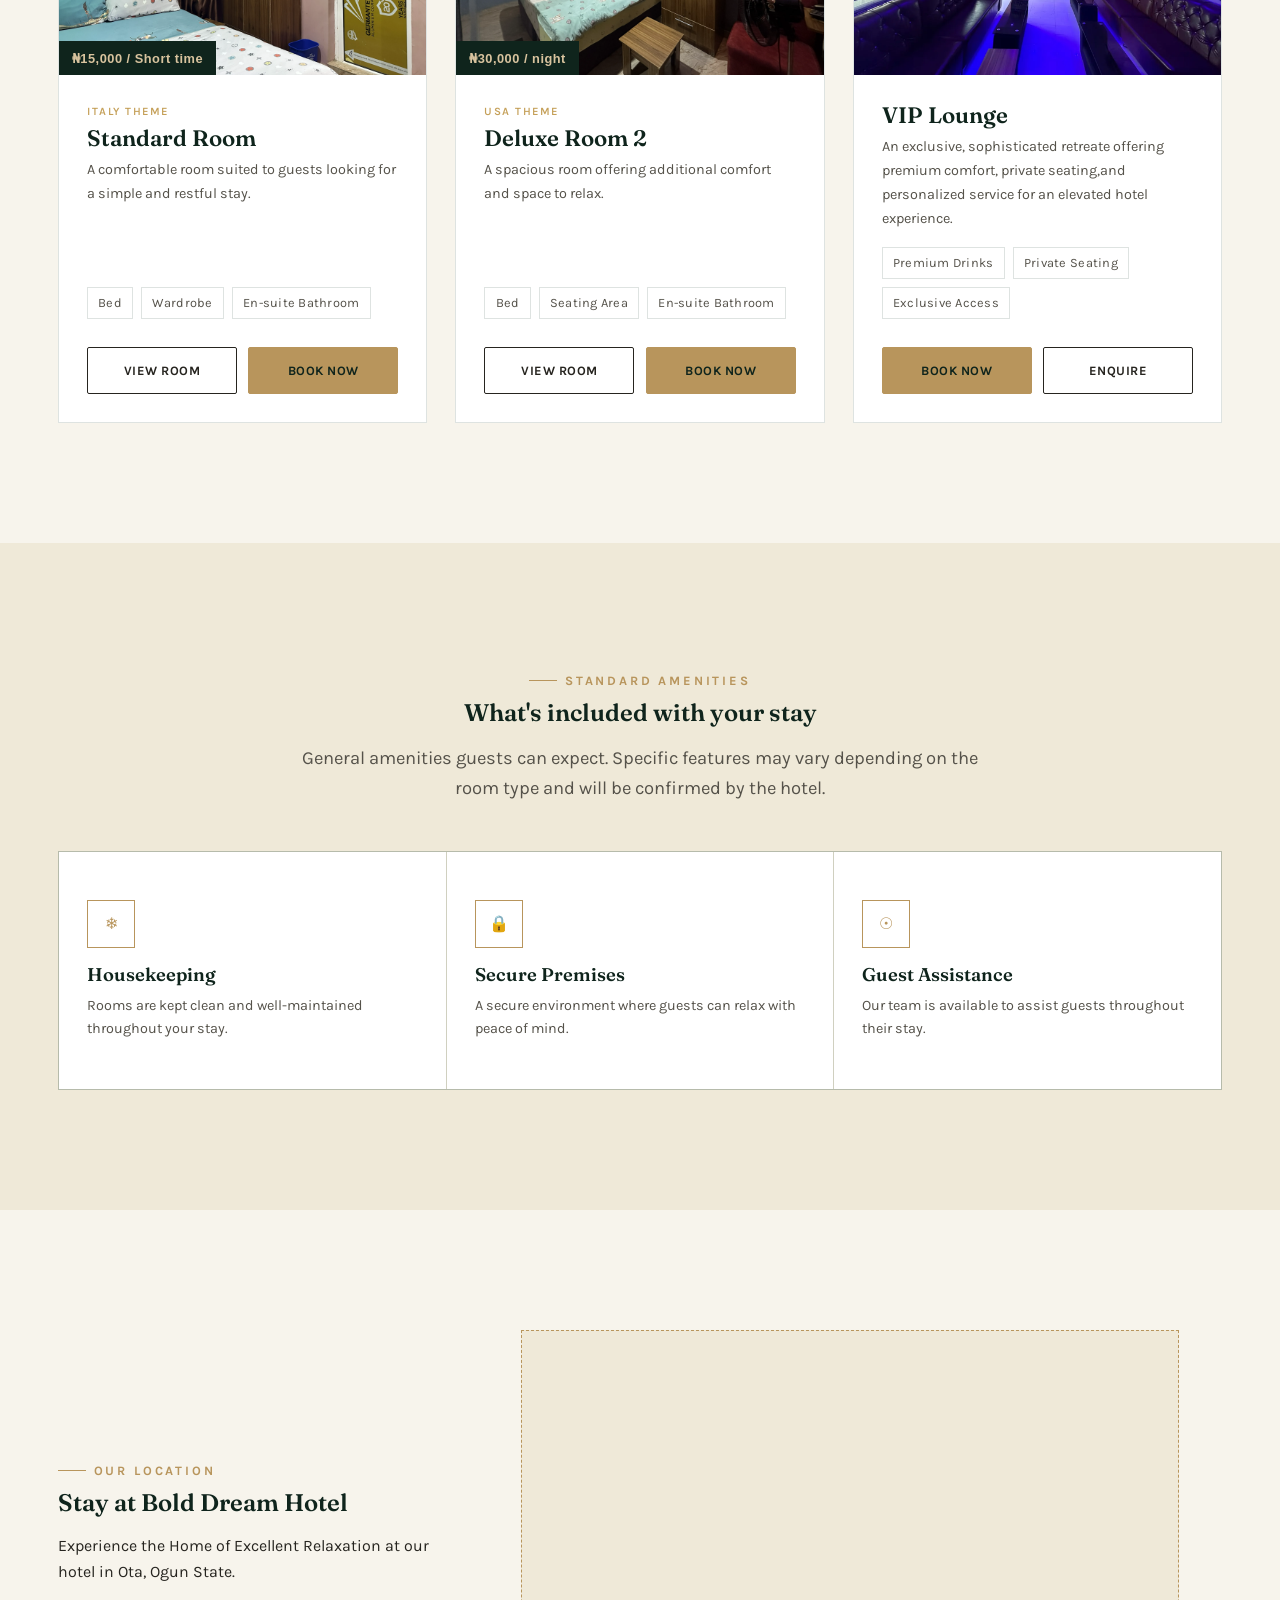
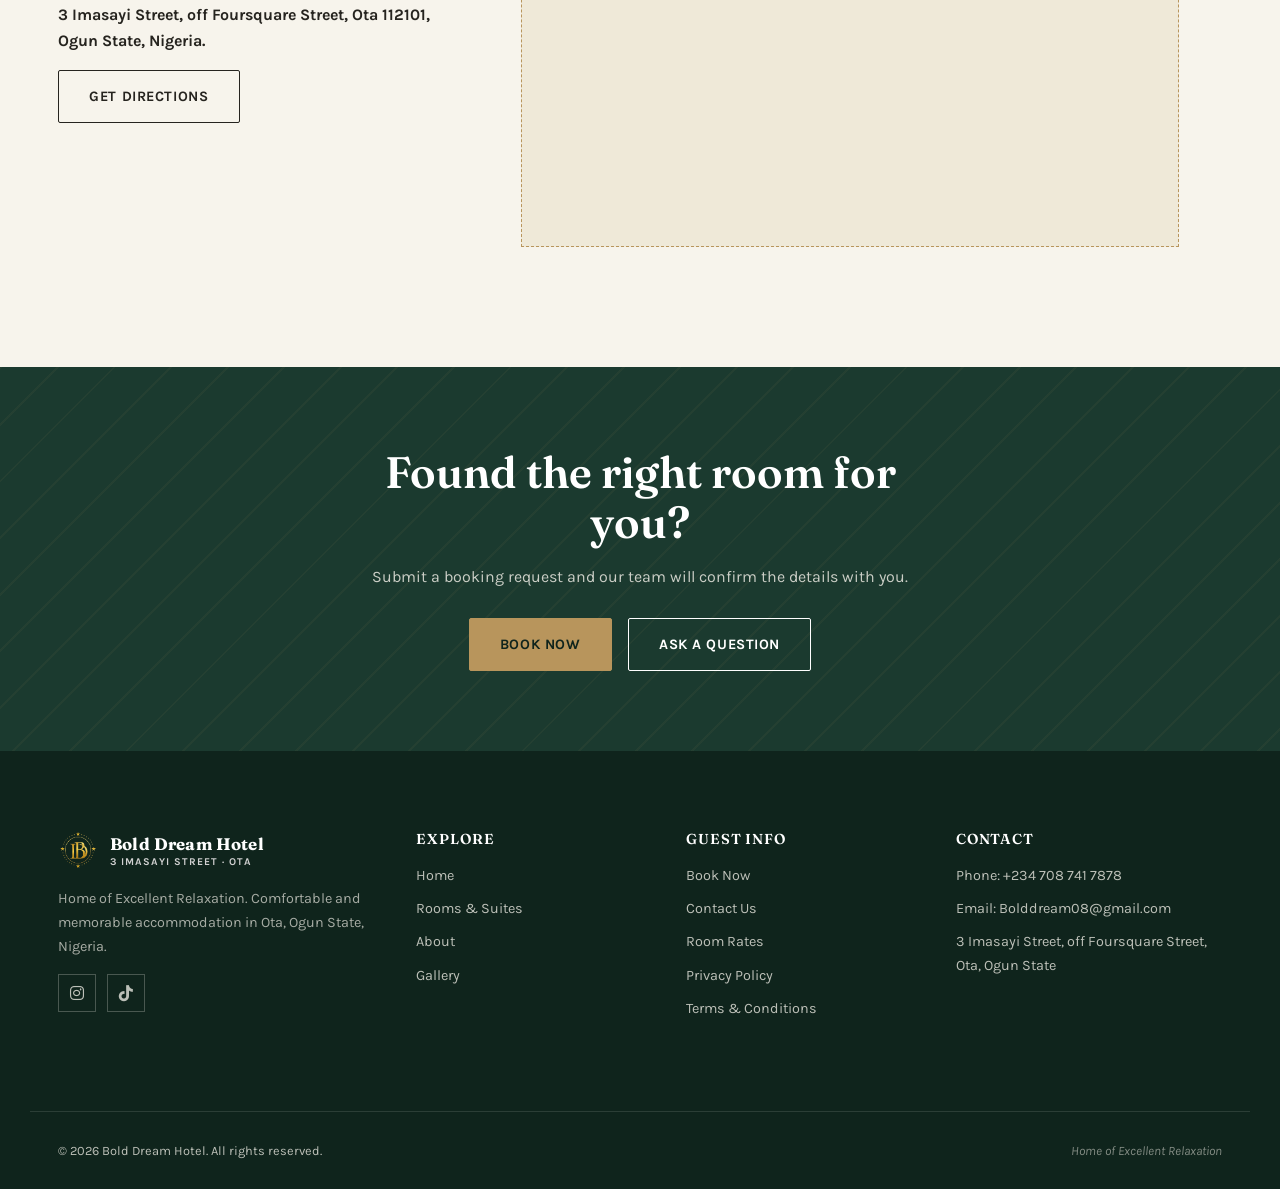
<file: rooms.html>
<!DOCTYPE html>
<html lang="en">
<head>

<meta charset="UTF-8">

<meta
  name="viewport"
  content="width=device-width, initial-scale=1.0"
>

<title>Rooms &amp; Suites | Bold Dream Hotel, Ota</title>

<meta
  name="description"
  content="Explore rooms and suites at Bold Dream Hotel, Home of Excellent Relaxation, located at 3 Imasayi Street, off Foursquare Street, Ota, Ogun State."
>

<meta
  name="theme-color"
  content="#1B3A2F"
>

<link rel="preconnect" href="https://fonts.googleapis.com">

<link
  rel="preconnect"
  href="https://fonts.gstatic.com"
  crossorigin
>

<link
  href="https://fonts.googleapis.com/css2?family=Fraunces:opsz,wght@9..144,400;9..144,500;9..144,600;9..144,700&family=Karla:wght@400;500;700;800&display=swap"
  rel="stylesheet"
>
<link rel="stylesheet" href="https://cdnjs.cloudflare.com/ajax/libs/font-awesome/6.5.1/css/all.min.css">

<link rel="stylesheet" href="css/style.css">
<link rel="icon" type="imagees/png" href="images/logo_1.webp">
<!-- Google Analytics -->
<script async src="https://www.googletagmanager.com/gtag/js?id=G-19259RCX1T"></script>
<script>
  window.dataLayer = window.dataLayer || [];
  function gtag(){dataLayer.push(arguments);}
  gtag('js', new Date());

  gtag('config', 'G-19259RCX1T');
</script>
</head>


<body>

<a
  href="#main"
  class="skip-link"
>
  Skip to main content
</a>


<!-- ==================== HEADER ==================== -->

<header class="site-header">
  <div class="container header-inner">

     <!-- FIXED LOGO SECTION -->
     <div class="logo-container" style="display: flex !important; align-items: center !important; gap: 0.75rem !important; text-decoration: none;">
      <img src="images/logo.webp" alt="Bold Dream Hotel Logo" class="header-logo" style="width: auto !important; height: 48px !important; max-width: 45px !important; max-height: 45px !important; object-fit: contain !important; display: block !important;">
      <div class="logo-text" style="display: flex !important; flex-direction: column !important; justify-content: center !important;">
        <span class="brand-name" style="font-family: 'Fraunces', serif !important; font-size: 1.5rem !important; font-weight: 600 !important; letter-spacing: 2px; color: #111;">BOLD DREAM HOTEL</span>
      </div>
    </div>

    <button class="nav-toggle"
      aria-label="Open menu"
      aria-expanded="false"
      aria-controls="main-nav">
      <span></span>
      <span></span>
      <span></span>
    </button>

    <nav class="main-nav" id="main-nav" aria-label="Primary">

      <ul class="nav-links">
        <li><a href="index.html" aria-current="page">Home</a></li>
        <li><a href="rooms.html">Rooms &amp; Suites</a></li>
        <li><a href="about.html">About</a></li>
        <li><a href="gallery.html">Gallery</a></li>
        <li><a href="contact.html">Contact</a></li>
      </ul>

      <div class="nav-cta">
        <a href="booking.html" class="btn btn-primary">Book Now</a>
      </div>

    </nav>
  </div>

  <div class="nav-scrim"></div>
</header>



<!-- ==================== MAIN ==================== -->

<main id="main">


  <!-- ==================== PAGE HERO ==================== -->

  <section class="page-hero">

    <div class="hero-media2">

      <img
        src="images/fars - Copy.webp"
        alt="Room interior at Bold Dream Hotel"
      >

    </div>


    <div class="container hero-content">

      <span class="breadcrumb">

        <a href="index.html">
          Home
        </a>

        / Rooms &amp; Suites

      </span>


      <h1 class="hero-title">
        Rooms &amp; Suites
      </h1>


      <p>
        Comfortable accommodation at Bold Dream Hotel,
        Home of Excellent Relaxation, in Ota, Ogun State.
      </p>

    </div>

  </section>



  <!-- ==================== ROOMS ==================== -->

  <section class="section">

    <div class="container"> <div class="section-head section-head--center">

        <span class="eyebrow">
          Accommodation
        </span>


        <h2>
          Choose the room that suits your stay
        </h2>


        <p>
          Explore our accommodation options and choose
          the room that best suits your needs.
          If you're unsure, contact our team for assistance.
        </p>

      </div>



      <!-- ==================== ROOM GRID ==================== -->

      <div class="room-grid">


        <!-- STANDARD ROOM --><article class="room-card">
  
          <div class="room-card-media">
  
            <img
              src="images/italy1.webp"
              alt="Standard Room at Bold Dream Hotel">
  
            <span class="room-price-tag">
            &#8358;25,000 <span>/ night</span>
            </span>
  
          </div>   <div class="room-card-body">
            <span class="room-theme">ITALY THEME</span>
            <h3>Standard Room</h3>
  
            <p class="room-desc">
              A comfortable room suited to guests
              looking for a simple and restful stay.
            </p><ul class="amenity-tags">
              <li>Bed</li>
              <li>Wardrobe</li>
              <li>En-suite Bathroom</li>
            </ul><div class="room-card-actions">
  
              <a href="rooms.html" class="btn btn-outline">
                View Room
              </a>
  
              <a href="booking.html" class="btn btn-primary">
                Book Now
              </a>
  
            </div>
  
          </div></article>
  
  <!-- DELUXE ROOM --><article class="room-card">
  
          <div class="room-card-media">
  
            <img
              src="images/usa1.webp"
              alt="Deluxe Room at Bold Dream Hotel">
  
            <span class="room-price-tag">
              &#8358;35,000 <span>/ night</span>
            </span>
  
          </div><div class="room-card-body">
            <span class="room-theme">USA THEME</span>
            <h3>Deluxe Room</h3>
  
            <p class="room-desc">
              A spacious room offering additional
              comfort and space to relax.
            </p><ul class="amenity-tags">
              <li>Bed</li>
              <li>Seating Area</li>
              <li>En-suite Bathroom</li>
            </ul><div class="room-card-actions">
  
              <a href="rooms.html" class="btn btn-outline">
                View Room
              </a>
  
              <a href="booking.html" class="btn btn-primary">
                Book Now
              </a>
  
        </div>
  
          </div></article>
  
  
        <!-- EXECUTIVE SUITE --><article class="room-card">
  
          <div class="room-card-media">
  
            <img
              src="images/switz1.webp"
              alt="Executive Suite at Bold Dream Hotel">
  
            <span class="room-price-tag">
              &#8358;50,000 <span>/ night</span>
            </span>
  
          </div><div class="room-card-body">
          <span class="room-theme">ITALY THEME</span>
            <h3>Executive Suite</h3>
  
            <p class="room-desc">
              A spacious option designed for guests
              who prefer additional space and comfort.
            </p> <ul class="amenity-tags">
              <li>Bed</li>
              <li>Living Space</li>
              <li>En-suite Bathroom</li>
            </ul><div class="room-card-actions">
  
              <a href="rooms.html" class="btn btn-outline">
                View Room
              </a>
  
              <a href="booking.html" class="btn btn-primary">
                Book Now
              </a>
  
            </div></div>
        </article>  <!-- STANDARD TWIN -->
<!-- STANDARD ROOM -->
        <article class="room-card">
  
          <div class="room-card-media">
  
            <img
              src="images/italy1.webp"
              alt="Standard Room at Bold Dream Hotel">
  
            <span class="room-price-tag">
            &#8358;15,000 <span>/ Short time</span>
            </span>
  
          </div><div class="room-card-body">
            <span class="room-theme">ITALY THEME</span>
            <h3>Standard Room</h3>
  
            <p class="room-desc">
              A comfortable room suited to guests
              looking for a simple and restful stay.
            </p><ul class="amenity-tags">
              <li>Bed</li>
              <li>Wardrobe</li>
              <li>En-suite Bathroom</li>
            </ul><div class="room-card-actions">
  
              <a href="rooms.html" class="btn btn-outline">
                View Room
              </a>
  
              <a href="booking.html" class="btn btn-primary">
                Book Now
              </a>
  
            </div>
  
          </div> </article>

          <article class="room-card">
  
            <div class="room-card-media">
    
              <img
                src="images/dex2.webp"
                alt="Deluxe Room 2 at Bold Dream Hotel">
    
              <span class="room-price-tag">
                &#8358;30,000 <span>/ night</span>
              </span>
    
            </div><div class="room-card-body">
              <span class="room-theme">USA THEME</span>
              <h3>Deluxe Room 2</h3>
    
              <p class="room-desc">
                A spacious room offering additional
                comfort and space to relax.
              </p><ul class="amenity-tags">
                <li>Bed</li>
                <li>Seating Area</li>
                <li>En-suite Bathroom</li>
              </ul><div class="room-card-actions">
    
                <a href="rooms.html" class="btn btn-outline">
                  View Room
                </a>
    
                <a href="booking.html" class="btn btn-primary">
                  Book Now
                </a>
    
          </div>
    
            </div></article>


        <!-- FAMILY SUITE -->

        <article class="room-card">

          <div class="room-card-media">

            <img
              src="images/vip3.webp"
              alt="VIP"
            ></div>


          <div class="room-card-body">

            <h3>
              VIP Lounge
            </h3>


            <p class="room-desc">
              An exclusive, sophisticated retreate offering premium comfort, private seating,and personalized service for an elevated hotel experience.
            </p>


            <ul class="amenity-tags">

              <li>
                Premium Drinks
              </li>

              <li>
                Private Seating
              </li>

              <li>
               Exclusive Access
              </li>

            </ul>


            <div class="room-card-actions">

              <a
                href="booking.html"
                class="btn btn-primary"
              >
                Book Now
              </a>


              <a
                href="contact.html"
                class="btn btn-outline"
              >
                Enquire
              </a>

            </div></div>

        </article>


      </div>

    </div>

  </section>



  <!-- ==================== AMENITIES ==================== -->

  <section class="section section--cream-dark">

    <div class="container">


      <div class="section-head section-head--center">

        <span class="eyebrow">
          Standard Amenities
        </span>


        <h2>
          What's included with your stay
        </h2>


        <p>
          General amenities guests can expect.
          Specific features may vary depending on
          the room type and will be confirmed by the hotel.
        </p>

      </div>


      <div class="feature-grid">


        <div class="feature-card">

          <div
            class="feature-icon"
            aria-hidden="true"
          >
            &#10052;
          </div>

          <h3>
            Housekeeping
          </h3>

          <p>
            Rooms are kept clean and well-maintained
            throughout your stay.
          </p>

        </div>



        <div class="feature-card">

          <div
            class="feature-icon"
            aria-hidden="true"
          >
            &#128274;
          </div>

          <h3>
            Secure Premises
          </h3>

          <p>
            A secure environment where guests can
            relax with peace of mind.
          </p>

        </div>



        <div class="feature-card">

          <div
            class="feature-icon"
            aria-hidden="true"
          >
            &#9737;
          </div>

          <h3>
            Guest Assistance
          </h3>

          <p>
            Our team is available to assist guests
            throughout their stay.
          </p>

        </div>


      </div>

    </div>

  </section>



  <!-- ==================== LOCATION ==================== -->

  <section class="section">

    <div class="container location-grid">


      <div>

        <span class="eyebrow">
          Our Location
        </span>


        <h2>
          Stay at Bold Dream Hotel
        </h2>


        <p>
          Experience the Home of Excellent Relaxation
          at our hotel in Ota, Ogun State.
        </p>


        <p>

          <strong>
            3 Imasayi Street, off Foursquare Street,
            Ota 112101, Ogun State, Nigeria.
          </strong>

        </p>


        <a
          href="https://maps.app.goo.gl/adkkCmCDGXedQD1n6"
          target="_blank"
          rel="noopener noreferrer"
          class="btn btn-outline"
        >
          Get Directions
        </a>

      </div>


      <div class="map-placeholder">
<div class="map-crop">
        <iframe
          src="https://www.google.com/maps/embed?pb=!1m18!1m12!1m3!1d3962.7287718491666!2d3.223721374301526!3d6.680484893314744!2m3!1f0!2f0!3f0!3m2!1i1024!2i768!4f13.1!3m3!1m2!1s0x103b992e9f5795f9%3A0xbbc758757ea1ff1c!2sBOLD%20DREAM%20HOTEL%20AND%20SUITES!5e0!3m2!1sen!2sng!4v1787091847350!5m2!1sen!2sng"
          width="600"
          height="450"
          style="border:0;"
          allowfullscreen=""
          loading="lazy"
          referrerpolicy="strict-origin-when-cross-origin"
          title="Bold Dream Hotel location"
        ></iframe></div>

      </div>


    </div>

  </section>



  <!-- ==================== CTA ==================== -->

  <section class="cta-band">

    <div class="container cta-band-inner">

      <h2>
        Found the right room for you?
      </h2>


      <p>
        Submit a booking request and our team
        will confirm the details with you.
      </p>


      <div class="cta-actions">

        <a
          href="booking.html"
          class="btn btn-primary"
        >
          Book Now
        </a>


        <a
          href="contact.html"
          class="btn btn-outline"
        >
          Ask a Question
        </a>

      </div>

    </div>

  </section>


</main>



<!-- ==================== FOOTER ==================== -->

<footer class="site-footer">

  <div class="container footer-grid">


    <!-- BRAND -->

    <div class="footer-col footer-brand">

     <!-- Replace the existing <a href="index.html" class="logo"> block in your footer with this -->
<a href="index.html" class="logo" style="display: flex !important; align-items: center !important; gap: 12px !important; text-decoration: none !important;">
  <img src="images/logo.webp" alt="Bold Dream Hotel Logo" style="width: 40px !important; height: 40px !important; max-width: 40px !important; max-height: 40px !important; object-fit: contain !important; display: block !important;">
  <span class="logo-text" style="display: flex !important; flex-direction: column !important;">
    <strong style="font-family: 'Fraunces', serif !important; font-size: 1.05rem !important; color: #ffffff !important; line-height: 1.1 !important;">Bold Dream Hotel</strong>
    <span style="font-size: 0.65rem !important; letter-spacing: 1px !important; color: #d0d0d0 !important; margin-top: 2px !important;">3 Imasayi Street &middot; Ota</span>
  </span>
</a>


      <p>
        Home of Excellent Relaxation.
        Comfortable and memorable accommodation
        in Ota, Ogun State, Nigeria.
      </p>


      <div
        class="social-links"
        aria-label="Social media links"
      ><a
href="https://www.instagram.com/bolddreamhotelsuite?igsi=MWJkbDNnbzVmbDc5Ng=="
target="_blank" aria-label="Instagram" class="social-icon">
<i class="fa-brands fa-instagram"></i> 
</a>


<!-- TikTok -->

<a
href="https://www.tiktok.com/@bold.dream.hotel?_r=1&_t=ZS-996GeX48AXE"
target="_blank" aria-label="TikTok" class="social-icon">
<i class="fa-brands fa-tiktok"></i>
</a>


      </div>

    </div>



    <!-- EXPLORE -->

    <div class="footer-col">

      <h4>
        Explore
      </h4>

      <ul>

        <li>
          <a href="index.html">
            Home
          </a>
        </li>

        <li>
          <a href="rooms.html">
            Rooms &amp; Suites
          </a>
        </li>

        <li>
          <a href="about.html">
            About
          </a>
        </li>

        <li>
          <a href="gallery.html">
            Gallery
          </a>
        </li>

      </ul>

    </div>



    <!-- GUEST INFO -->

    <div class="footer-col">

      <h4>
        Guest Info
      </h4>

      <ul>

        <li>
          <a href="booking.html">
            Book Now
          </a>
        </li>

        <li>
          <a href="contact.html">
            Contact Us
          </a>
        </li>

        <li>
          <a href="rooms.html">
            Room Rates
          </a>
        </li>
        <li>
          <a href="privacy.html" aria-current="page">
            Privacy Policy
          </a>
        </li>
        <li>
          <a href="terms.html" aria-current="page">
            Terms &amp; Conditions
          </a>
        </li>

      </ul>

    </div>



    <!-- CONTACT -->

    <div class="footer-col">

      <h4>
        Contact
      </h4>

      <ul>

        <li>
          <a href="tel:+2347087417878">
            Phone: +234 708 741 7878
          </a>
        </li>


        <li>
          <a href="mailto:Bolddream08@gmail.com">
            Email: Bolddream08@gmail.com
          </a>
        </li>


        <li>
          <a
            href="https://maps.app.goo.gl/adkkCmCDGXedQD1n6"
            target="_blank"
            rel="noopener noreferrer"
          >
            3 Imasayi Street, off Foursquare Street,
            Ota, Ogun State
          </a>
        </li>

      </ul>

    </div>


  </div>



  <!-- FOOTER BOTTOM -->

  <div class="container footer-bottom">

    <span>
      &copy; 2026 Bold Dream Hotel.
      All rights reserved.
    </span>


    <span class="footer-note">
      Home of Excellent Relaxation
    </span>

  </div>

</footer>



<!-- BACK TO TOP -->

<button
  class="back-to-top"
  type="button"
  aria-label="Back to top"
>
  &uarr;
</button>


<script src="js/script.js"></script>

</body>
</html>
</file>
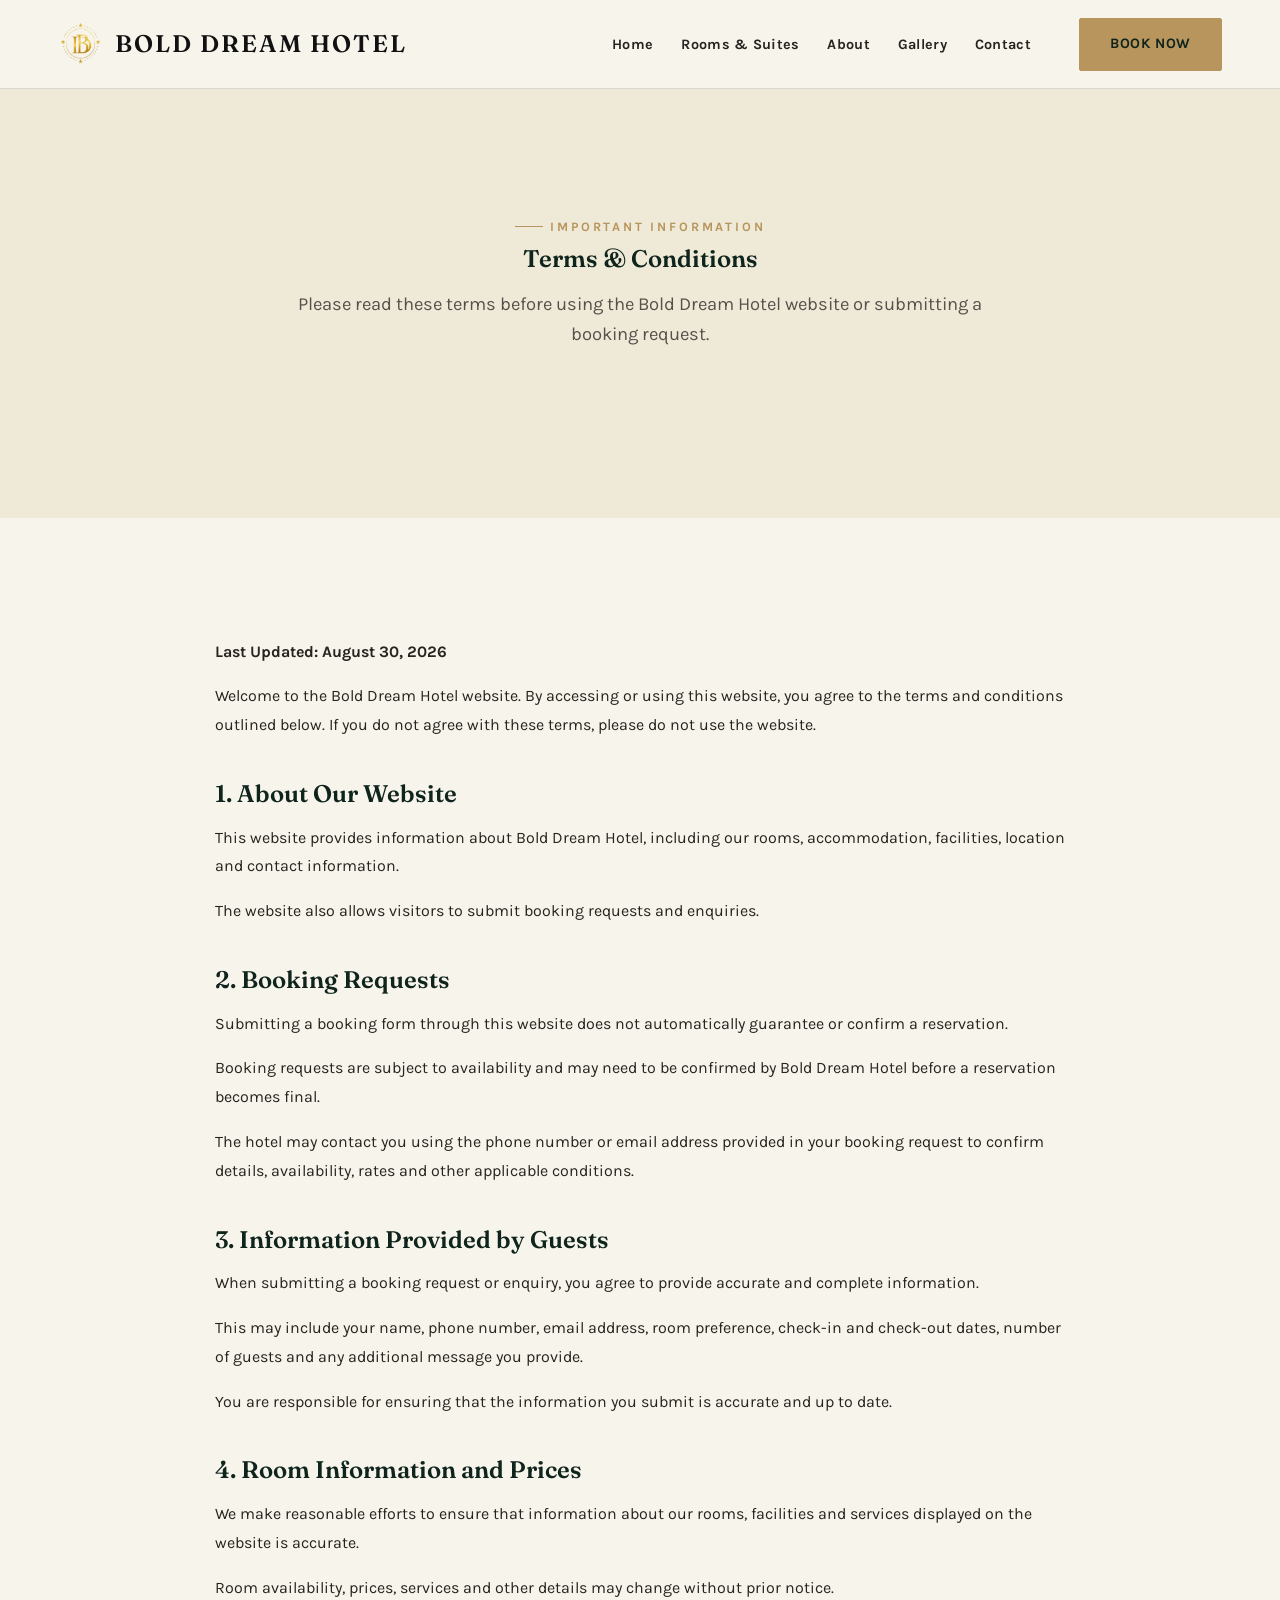
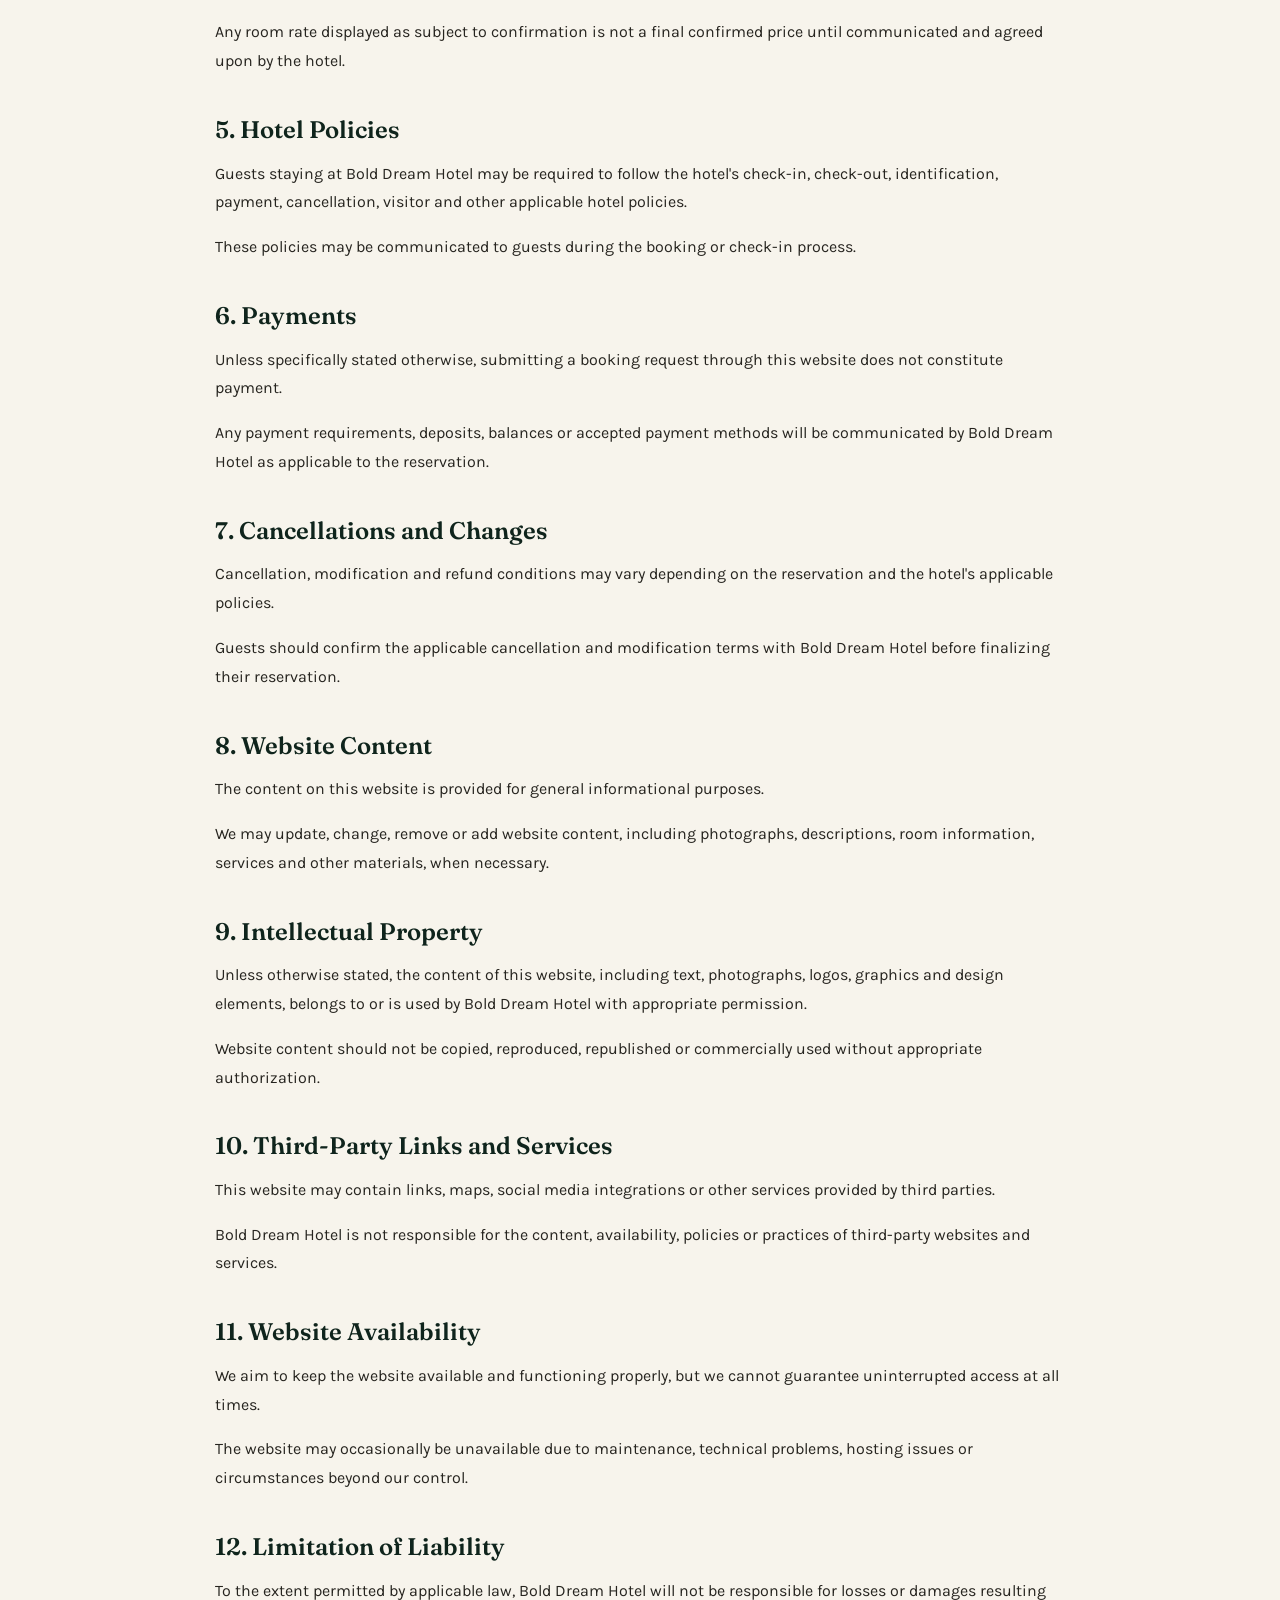
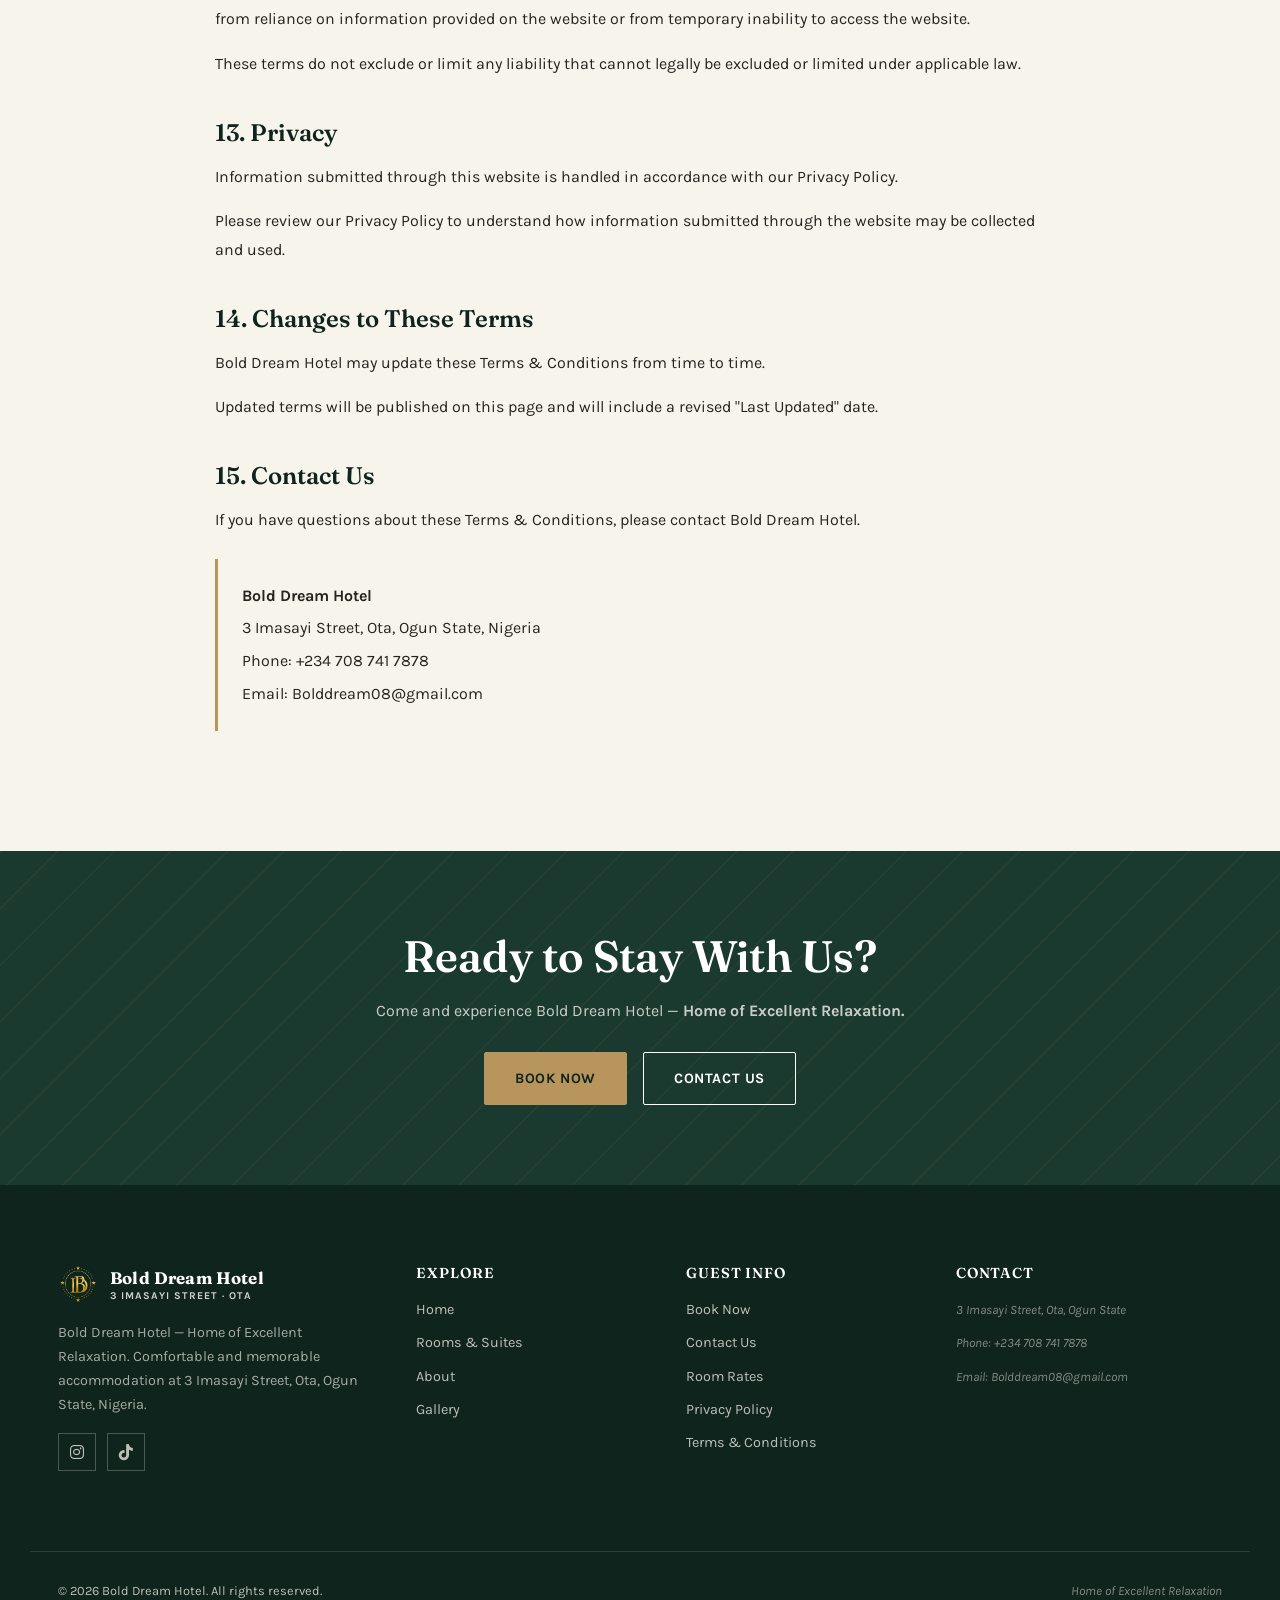
<file: terms.html>
<!DOCTYPE html>
<html lang="en">
<head>
<meta charset="UTF-8">
<meta name="viewport" content="width=device-width, initial-scale=1.0">
<title>Terms &amp; Conditions | Bold Dream Hotel</title>
<meta name="description" content="Read the Terms and Conditions for using the Bold Dream Hotel website and submitting booking requests.">
<link rel="preconnect" href="https://fonts.googleapis.com">
<link href="https://fonts.googleapis.com/css2?family=Fraunces:opsz,wght@9..144,400;9..144,500;9..144,600;9..144,700&family=Karla:wght@400;500;700;800&display=swap" rel="stylesheet">
<link rel="stylesheet" href="css/style.css">
<link rel="stylesheet" href="https://cdnjs.cloudflare.com/ajax/libs/font-awesome/6.5.1/css/all.min.css">
<link rel="icon" type="image/png" href="images/logo_1.webp">
<!-- Google Analytics -->
<script async src="https://www.googletagmanager.com/gtag/js?id=G-19259RCX1T"></script>
<script>
  window.dataLayer = window.dataLayer || [];
  function gtag(){dataLayer.push(arguments);}
  gtag('js', new Date());

  gtag('config', 'G-19259RCX1T');
</script>
</head>
<body>
<header class="site-header">
  <div class="container header-inner">
    <div class="logo-container" style="display: flex !important; align-items: center !important; gap: 0.75rem !important; text-decoration: none;">
      <img src="images/logo.webp" alt="Bold Dream Hotel Logo" class="header-logo" style="width: auto !important; height: 48px !important; max-width: 45px !important; max-height: 45px !important; object-fit: contain !important; display: block !important;">
      <div class="logo-text" style="display: flex !important; flex-direction: column !important; justify-content: center !important;">
        <span class="brand-name" style="font-family: 'Fraunces', serif !important; font-size: 1.5rem !important; font-weight: 600 !important; letter-spacing: 2px; color: #111;">BOLD DREAM HOTEL</span>
      </div>
    </div>
<button
  class="nav-toggle"
  aria-label="Open menu"
  aria-expanded="false"
  aria-controls="main-nav"
>
  <span></span>
  <span></span>
  <span></span>
</button>
<nav class="main-nav" id="main-nav" aria-label="Primary">
  <ul class="nav-links">
    <li>
      <a href="index.html">Home</a>
    </li>
    <li>
      <a href="rooms.html">Rooms &amp; Suites</a>
    </li>
    <li>
      <a href="about.html">About</a>
    </li>
    <li>
      <a href="gallery.html">Gallery</a>
    </li>
    <li>
      <a href="contact.html">Contact</a>
    </li>
  </ul>
  <div class="nav-cta">
    <a href="booking.html" class="btn btn-primary">
      Book Now
    </a>
  </div>
</nav>
  </div>
  <div class="nav-scrim"></div>
</header>
<main id="main">
  <!-- PAGE HERO -->
  <section class="section section--cream-dark">
<div class="container">
  <div class="section-head section-head--center">
    <span class="eyebrow">
      Important Information
    </span>
    <h1>
      Terms &amp; Conditions
    </h1>
    <p>
      Please read these terms before using the
      Bold Dream Hotel website or submitting a booking request.
    </p>
  </div>
</div>
  </section>
  <!-- TERMS CONTENT -->
  <section class="section">
<div class="container">
  <div class="privacy-content">
    <p>
      <strong>Last Updated: August 30, 2026</strong>
    </p>
    <p>
      Welcome to the Bold Dream Hotel website. By accessing or
      using this website, you agree to the terms and conditions
      outlined below. If you do not agree with these terms,
      please do not use the website.
    </p>
    <h2>1. About Our Website</h2>
    <p>
      This website provides information about Bold Dream Hotel,
      including our rooms, accommodation, facilities, location
      and contact information.
    </p>
    <p>
      The website also allows visitors to submit booking requests
      and enquiries.
    </p>
    <h2>2. Booking Requests</h2>
    <p>
      Submitting a booking form through this website does not
      automatically guarantee or confirm a reservation.
    </p>
    <p>
      Booking requests are subject to availability and may need
      to be confirmed by Bold Dream Hotel before a reservation
      becomes final.
    </p>
    <p>
      The hotel may contact you using the phone number or email
      address provided in your booking request to confirm details,
      availability, rates and other applicable conditions.
    </p>
    <h2>3. Information Provided by Guests</h2>
    <p>
      When submitting a booking request or enquiry, you agree
      to provide accurate and complete information.
    </p>
    <p>
      This may include your name, phone number, email address,
      room preference, check-in and check-out dates, number of
      guests and any additional message you provide.
    </p>
    <p>
      You are responsible for ensuring that the information you
      submit is accurate and up to date.
    </p>
    <h2>4. Room Information and Prices</h2>
    <p>
      We make reasonable efforts to ensure that information about
      our rooms, facilities and services displayed on the website
      is accurate.
    </p>
    <p>
      Room availability, prices, services and other details may
      change without prior notice.
    </p>
    <p>
      Any room rate displayed as subject to confirmation is not
      a final confirmed price until communicated and agreed upon
      by the hotel.
    </p>
    <h2>5. Hotel Policies</h2>
    <p>
      Guests staying at Bold Dream Hotel may be required to follow
      the hotel's check-in, check-out, identification, payment,
      cancellation, visitor and other applicable hotel policies.
    </p>
    <p>
      These policies may be communicated to guests during the
      booking or check-in process.
    </p>
    <h2>6. Payments</h2>
    <p>
      Unless specifically stated otherwise, submitting a booking
      request through this website does not constitute payment.
    </p>
    <p>
      Any payment requirements, deposits, balances or accepted
      payment methods will be communicated by Bold Dream Hotel
      as applicable to the reservation.
    </p>
    <h2>7. Cancellations and Changes</h2>
    <p>
      Cancellation, modification and refund conditions may vary
      depending on the reservation and the hotel's applicable
      policies.
    </p>
    <p>
      Guests should confirm the applicable cancellation and
      modification terms with Bold Dream Hotel before finalizing
      their reservation.
    </p>
    <h2>8. Website Content</h2>
    <p>
      The content on this website is provided for general
      informational purposes.
    </p>
    <p>
      We may update, change, remove or add website content,
      including photographs, descriptions, room information,
      services and other materials, when necessary.
    </p>
    <h2>9. Intellectual Property</h2>
    <p>
      Unless otherwise stated, the content of this website,
      including text, photographs, logos, graphics and design
      elements, belongs to or is used by Bold Dream Hotel with
      appropriate permission.
    </p>
    <p>
      Website content should not be copied, reproduced,
      republished or commercially used without appropriate
      authorization.
    </p>
    <h2>10. Third-Party Links and Services</h2>
    <p>
      This website may contain links, maps, social media
      integrations or other services provided by third parties.
    </p>
    <p>
      Bold Dream Hotel is not responsible for the content,
      availability, policies or practices of third-party
      websites and services.
    </p>
    <h2>11. Website Availability</h2>
    <p>
      We aim to keep the website available and functioning
      properly, but we cannot guarantee uninterrupted access
      at all times.
    </p>
    <p>
      The website may occasionally be unavailable due to
      maintenance, technical problems, hosting issues or
      circumstances beyond our control.
    </p>
    <h2>12. Limitation of Liability</h2>
    <p>
      To the extent permitted by applicable law, Bold Dream Hotel
      will not be responsible for losses or damages resulting from
      reliance on information provided on the website or from
      temporary inability to access the website.
    </p>
    <p>
      These terms do not exclude or limit any liability that
      cannot legally be excluded or limited under applicable law.
    </p>
    <h2>13. Privacy</h2>
    <p>
      Information submitted through this website is handled in
      accordance with our Privacy Policy.
    </p>
    <p>
      Please review our
      <a href="privacy-policy.html">Privacy Policy</a>
      to understand how information submitted through the website
      may be collected and used.
    </p>
    <h2>14. Changes to These Terms</h2>
    <p>
      Bold Dream Hotel may update these Terms &amp; Conditions
      from time to time.
    </p>
    <p>
      Updated terms will be published on this page and will
      include a revised "Last Updated" date.
    </p>
    <h2>15. Contact Us</h2>
    <p>
      If you have questions about these Terms &amp; Conditions,
      please contact Bold Dream Hotel.
    </p>
    <div class="privacy-contact">
      <strong>
        Bold Dream Hotel
      </strong>
      <span>
        3 Imasayi Street, Ota, Ogun State, Nigeria
      </span>
      <span>
        Phone: +234 708 741 7878
      </span>
      <span>
        Email: Bolddream08@gmail.com
      </span>
    </div>
  </div>
</div>
  </section>
  <!-- CTA -->
  <section class="cta-band">
<div class="container cta-band-inner">
  <h2>
    Ready to Stay With Us?
  </h2>
  <p>
    Come and experience Bold Dream Hotel —
    <strong>Home of Excellent Relaxation.</strong>
  </p>
  <div class="cta-actions">
    <a href="booking.html" class="btn btn-primary">
      Book Now
    </a>
    <a href="contact.html" class="btn btn-outline">
      Contact Us
    </a>
  </div>
</div>
  </section>
</main>
<!-- FOOTER -->
<footer class="site-footer">
  <div class="container footer-grid">
<div class="footer-col footer-brand">
  <a
    href="index.html"
    class="logo"
    style="display: flex !important; align-items: center !important; gap: 12px !important; text-decoration: none !important;"
  >
    <img
      src="images/logo.webp"
      alt="Bold Dream Hotel Logo"
      style="width: 40px !important; height: 40px !important; max-width: 40px !important; max-height: 40px !important; object-fit: contain !important; display: block !important;"
    >
    <span
      class="logo-text"
      style="display: flex !important; flex-direction: column !important;"
    >
      <strong
        style="font-family: 'Fraunces', serif !important; font-size: 1.05rem !important; color: #ffffff !important; line-height: 1.1 !important;"
      >
        Bold Dream Hotel
      </strong>
      <span
        style="font-size: 0.65rem !important; letter-spacing: 1px !important; color: #d0d0d0 !important; margin-top: 2px !important;"
      >
        3 Imasayi Street · Ota
      </span>
    </span>
  </a>
  <p>
    Bold Dream Hotel — Home of Excellent Relaxation.
    Comfortable and memorable accommodation at
    3 Imasayi Street, Ota, Ogun State, Nigeria.
  </p>
  <div
    class="social-links"
    aria-label="Social media links"
  >
   <!-- Instagram -->

   <a
   href="https://www.instagram.com/bolddreamhotelsuite?igsi=MWJkbDNnbzVmbDc5Ng=="
  target="_blank" aria-label="Instagram" class="social-icon">
<i class="fa-brands fa-instagram"></i> 
 </a>


 <!-- TikTok -->

 <a
   href="https://www.tiktok.com/@bold.dream.hotel?_r=1&_t=ZS-996GeX48AXE"
   target="_blank" aria-label="TikTok" class="social-icon">
   <i class="fa-brands fa-tiktok"></i>
 </a>

  </div>
</div>
<div class="footer-col">
  <h4>Explore</h4>
  <ul>
    <li>
      <a href="index.html">Home</a>
    </li>
    <li>
      <a href="rooms.html">Rooms &amp; Suites</a>
    </li>
    <li>
      <a href="about.html">About</a>
    </li>
    <li>
      <a href="gallery.html">Gallery</a>
    </li>
  </ul>
</div>
<div class="footer-col">
  <h4>Guest Info</h4>
  <ul>
    <li>
      <a href="booking.html">Book Now</a>
    </li>
    <li>
      <a href="contact.html">Contact Us</a>
    </li>
    <li>
      <a href="rooms.html">Room Rates</a>
    </li>
    <li>
      <a href="privacy.html">
        Privacy Policy
      </a>
    </li>
    <li>
      <a href="terms.html" aria-current="page">
        Terms &amp; Conditions
      </a>
    </li>
  </ul>
</div>
<div class="footer-col">
  <h4>Contact</h4>
  <ul>
    <li>
      <span class="footer-note">
        3 Imasayi Street, Ota, Ogun State
      </span>
    </li>
    <li>
      <span class="footer-note">
        Phone: +234 708 741 7878
      </span>
    </li>
    <li>
      <span class="footer-note">
        Email: Bolddream08@gmail.com
      </span>
    </li>
  </ul>
</div>
  </div>
  <div class="container footer-bottom">
<span>
  &copy; 2026 Bold Dream Hotel. All rights reserved.
</span>
<span class="footer-note">
  Home of Excellent Relaxation
</span>
  </div>
</footer>

<script src="js/script.js"></script>
</body>
</html>
</file>
<file: css/style.css>
/* =========================================================
   BOLD DREAM HOTEL — Stylesheet
   Afobaje, Ota, Ogun State, Nigeria
   ========================================================= */

/* -------------------- Design Tokens -------------------- */
:root {
  /* Colors */
  --color-forest: #1B3A2F;
  --color-forest-dark: #0F241C;
  --color-forest-light: #2C5745;
  --color-gold: #B8955C;
  --color-gold-soft: #D8C39E;
  --color-cream: #F7F4EC;
  --color-cream-dark: #EFE9D8;
  --color-white: #FFFFFF;
  --color-charcoal: #26241F;
  --color-charcoal-soft: #55524A;
  --color-line: rgba(27, 58, 47, 0.14);
  --color-error: #A5432E;
  --color-success: #2C5745;

  /* Typography */
  --font-display: "Fraunces", "DejaVu Serif", Georgia, serif;
  --font-body: "Karla", "Liberation Sans", Arial, sans-serif;

  --fs-xs: 0.8rem;
  --fs-sm: 0.9rem;
  --fs-base: 1rem;
  --fs-md: 1.15rem;
  --fs-lg: 1.4rem;
  --fs-xl: 2rem;
  --fs-2xl: 2.75rem;
  --fs-3xl: 3.8rem;

  /* Spacing */
  --space-xs: 0.5rem;
  --space-sm: 1rem;
  --space-md: 1.75rem;
  --space-lg: 3rem;
  --space-xl: 5rem;
  --space-2xl: 7.5rem;

  /* Layout */
  --container-width: 1220px;
  --radius-sm: 2px;
  --radius-md: 3px;

  /* Effects */
  --shadow-sm: 0 2px 10px rgba(15, 30, 24, 0.08);
  --shadow-md: 0 12px 34px rgba(15, 30, 24, 0.14);
  --shadow-lg: 0 24px 60px rgba(15, 30, 24, 0.22);
  --transition-fast: 180ms ease;
  --transition-med: 320ms cubic-bezier(0.4, 0, 0.2, 1);
}

/* -------------------- Reset -------------------- */
*,
*::before,
*::after {
  box-sizing: border-box;
}

html {
  scroll-behavior: smooth;
}

body {
  margin: 0;
  font-family: var(--font-body);
  font-size: var(--fs-base);
  color: var(--color-charcoal);
  background: var(--color-cream);
  line-height: 1.65;
  -webkit-font-smoothing: antialiased;
}

img {
  max-width: 100%;
  display: block;
}

a {
  color: inherit;
  text-decoration: none;
}

ul {
  list-style: none;
  margin: 0;
  padding: 0;
}

h1, h2, h3, h4 {
  font-family: var(--font-display);
  font-weight: 600;
  line-height: 1.15;
  margin: 0 0 var(--space-sm);
  color: var(--color-forest-dark);
}

p {
  margin: 0 0 var(--space-sm);
}

button {
  font-family: var(--font-body);
  cursor: pointer;
}

input, textarea, select {
  font-family: var(--font-body);
  font-size: var(--fs-base);
}

/* Respect reduced motion */
@media (prefers-reduced-motion: reduce) {
  html {
    scroll-behavior: auto;
  }
  *, *::before, *::after {
    animation-duration: 0.001ms !important;
    animation-iteration-count: 1 !important;
    transition-duration: 0.001ms !important;
    scroll-behavior: auto !important;
  }
}

/* Visible focus states for accessibility */
a:focus-visible,
button:focus-visible,
input:focus-visible,
textarea:focus-visible,
select:focus-visible {
  outline: 2px solid var(--color-gold);
  outline-offset: 3px;
}

.skip-link {
  position: absolute;
  left: -999px;
  top: 0;
  background: var(--color-forest);
  color: var(--color-white);
  padding: 12px 20px;
  z-index: 999;
  border-radius: var(--radius-sm);
}
.skip-link:focus {
  left: var(--space-sm);
  top: var(--space-sm);
}

/* -------------------- Layout helpers -------------------- */
.container {
  width: 100%;
  max-width: var(--container-width);
  margin-inline: auto;
  padding-inline: var(--space-md);
}

.section {
  padding-block: var(--space-2xl);
}

.section--tight {
  padding-block: var(--space-xl);
}

.section--forest {
  background: var(--color-forest);
  color: var(--color-cream);
}
.section--forest h1,
.section--forest h2,
.section--forest h3 {
  color: var(--color-white);
}

.section--cream-dark {
  background: var(--color-cream-dark);
}

.eyebrow {
  display: inline-flex;
  align-items: center;
  gap: 0.6em;
  font-family: var(--font-body);
  font-size: var(--fs-xs);
  letter-spacing: 0.22em;
  text-transform: uppercase;
  color: var(--color-gold);
  font-weight: 700;
  margin-bottom: var(--space-xs);
}

.eyebrow::before {
  content: "";
  width: 28px;
  height: 1px;
  background: var(--color-gold);
  display: inline-block;
}

.section-head {
  max-width: 720px;
  margin-bottom: var(--space-lg);
}

.section-head--center {
  margin-inline: auto;
  text-align: center;
}

.section-head p {
  color: var(--color-charcoal-soft);
  font-size: var(--fs-md);
}

.section--forest .section-head p {
  color: rgba(247, 244, 236, 0.78);
}

/* -------------------- Buttons -------------------- */
.btn {
  display: inline-flex;
  align-items: center;
  justify-content: center;
  gap: 0.6em;
  padding: 0.95em 2.1em;
  font-size: var(--fs-sm);
  font-weight: 700;
  letter-spacing: 0.04em;
  text-transform: uppercase;
  border: 1px solid transparent;
  border-radius: var(--radius-sm);
  transition: background var(--transition-fast), color var(--transition-fast), border-color var(--transition-fast), transform var(--transition-fast);
  white-space: nowrap;
}

.btn:hover {
  transform: translateY(-2px);
}

.btn-primary {
  background: var(--color-gold);
  color: var(--color-forest-dark);
  border-color: var(--color-gold);
}
.btn-primary:hover {
  background: var(--color-gold-soft);
  border-color: var(--color-gold-soft);
}

.btn-outline {
  background: transparent;
  color: currentColor;
  border-color: currentColor;
}
.btn-outline:hover {
  background: var(--color-forest);
  border-color: var(--color-forest);
  color: var(--color-white);
}

.section--forest .btn-outline:hover {
  background: var(--color-cream);
  border-color: var(--color-cream);
  color: var(--color-forest-dark);
}

.btn-ghost {
  background: transparent;
  color: var(--color-forest-dark);
  padding: 0.6em 0;
  border-bottom: 1px solid var(--color-gold);
  border-radius: 0;
  text-transform: none;
  letter-spacing: 0;
  font-weight: 700;
}
.btn-ghost:hover {
  color: var(--color-gold);
}

.btn-block {
  width: 100%;
}

.btn:disabled {
  opacity: 0.6;
  cursor: not-allowed;
  transform: none;
}

/* -------------------- Header -------------------- */
.site-header {
  position: sticky;
  top: 0;
  z-index: 500;
  background: rgba(247, 244, 236, 0.96);
  backdrop-filter: blur(6px);
  border-bottom: 1px solid var(--color-line);
  transition: box-shadow var(--transition-fast);
}

.site-header.is-scrolled {
  box-shadow: var(--shadow-sm);
}

.header-inner {
  display: flex;
  align-items: center;
  justify-content: space-between;
  padding-block: 1.1rem;
  gap: var(--space-md);
}

.logo {
  display: flex;
  align-items: center;
  gap: 0.7rem;
  font-family: var(--font-display);
  color: var(--color-forest-dark);
}

.logo-mark {
  width: 42px;
  height: 42px;
  border: 1px solid var(--color-gold);
  display: flex;
  align-items: center;
  justify-content: center;
  font-size: 1.1rem;
  color: var(--color-gold);
  flex-shrink: 0;
  position: relative;
}
.logo-mark::before,
.logo-mark::after {
  content: "";
  position: absolute;
  width: 6px;
  height: 6px;
  border: 1px solid var(--color-gold);
  transform: rotate(45deg);
}
.logo-mark::before { top: -3px; left: -3px; }
.logo-mark::after { bottom: -3px; right: -3px; }

.logo-text {
  display: flex;
  flex-direction: column;
  line-height: 1.1;
}

.logo-text strong {
  font-size: 1.2rem;
  font-weight: 700;
  letter-spacing: 0.01em;
}

.logo-text span {
  font-family: var(--font-body);
  font-size: 0.62rem;
  letter-spacing: 0.24em;
  text-transform: uppercase;
  color: var(--color-gold);
  font-weight: 700;
}

.main-nav {
  display: flex;
  align-items: center;
  gap: var(--space-lg);
}

.nav-links {
  display: flex;
  align-items: center;
  gap: var(--space-md);
}

.nav-links a {
  position: relative;
  font-size: var(--fs-sm);
  font-weight: 700;
  letter-spacing: 0.02em;
  color: var(--color-charcoal);
  padding-block: 0.4rem;
}

.nav-links a::after {
  content: "";
  position: absolute;
  left: 0;
  bottom: 0;
  width: 0%;
  height: 2px;
  background: var(--color-gold);
  transition: width var(--transition-fast);
}

.nav-links a:hover::after,
.nav-links a[aria-current="page"]::after {
  width: 100%;
}

.nav-links a[aria-current="page"] {
  color: var(--color-forest);
}

.nav-cta {
  display: flex;
  align-items: center;
  gap: var(--space-sm);
}

.nav-toggle {
  display: none;
  background: none;
  border: none;
  padding: 8px;
  flex-direction: column;
  gap: 5px;
  z-index: 600;
}

.nav-toggle span {
  display: block;
  width: 26px;
  height: 2px;
  background: var(--color-forest-dark);
  transition: transform var(--transition-fast), opacity var(--transition-fast);
}

.nav-toggle[aria-expanded="true"] span:nth-child(1) {
  transform: translateY(7px) rotate(45deg);
}
.nav-toggle[aria-expanded="true"] span:nth-child(2) {
  opacity: 0;
}
.nav-toggle[aria-expanded="true"] span:nth-child(3) {
  transform: translateY(-7px) rotate(-45deg);
}

/* -------------------- Hero -------------------- */
.hero {
  position: relative;
  min-height: 100vh;
  display: flex;
  align-items: flex-end;
  color: var(--color-white);
  overflow: hidden;
}

.hero-media {
  position: absolute;
  inset: 0;
  z-index: 0;
}
.hero-media2 {
  position: absolute;
  inset: 0;
  z-index: 0;
}
.hero-media2 img {
  width: 100%;
  height: 100%;
  object-fit: cover;
  object-position: center; /* <--- ADD THIS LINE */
}
.hero-media img {
  width: 100%;
  height: 100%;
  object-fit: cover;
  object-position: center top; /* <--- ADD THIS LINE */
}

.hero-media::after {
  content: "";
  position: absolute;
  inset: 0;
  /* Darkened the bottom stop slightly for better text contrast */
  background: linear-gradient(180deg, rgba(15, 20, 25, 0.3) 0%, rgba(15, 20, 25, 0.7) 100%); 
  pointer-events: none; /* Ensures clicks pass through to links/buttons */
}
.hero-media2::after {
  content: "";
  position: absolute;
  inset: 0;
  /* Darkened the bottom stop slightly for better text contrast */
  background: linear-gradient(180deg, rgba(15, 20, 25, 0.3) 0%, rgba(15, 20, 25, 0.7) 100%); 
  pointer-events: none; /* Ensures clicks pass through to links/buttons */
}

.hero-content {
  position: relative;
  z-index: 1;
  padding-block: var(--space-2xl) var(--space-xl);
  max-width: 780px;
}

.hero-eyebrow {
  display: inline-flex;
  align-items: center;
  gap: 0.7em;
  font-size: var(--fs-xs);
  letter-spacing: 0.28em;
  text-transform: uppercase;
  color: var(--color-gold-soft);
  font-weight: 700;
  margin-bottom: var(--space-sm);
}

.hero-eyebrow::before {
  content: "";
  width: 40px;
  height: 1px;
  background: var(--color-gold-soft);
}

.hero h1 {
  color: var(--color-white);
  font-size: 3rem;
  line-height: 1.2;
  margin-bottom: 0.5rem;
}

.hero p {
  font-size: var(--fs-md);
  color: rgba(247, 244, 236, 0.88);
  max-width: 550px;
  margin-bottom: var(--space-md);
}

.hero-actions {
  display: flex;
  flex-wrap: wrap;
  gap: var(--space-sm);
}

.hero-actions .btn-outline {
  color: var(--color-white);
  border-color: rgba(247, 244, 236, 0.55);
}
.hero-actions .btn-outline:hover {
  background: var(--color-white);
  color: var(--color-forest-dark);
  border-color: var(--color-white);
}

/* Page hero (interior pages) */
.page-hero {
  position: relative;
  min-height: 46vh;
  display: flex;
  align-items: center;
  color: var(--color-white);
  overflow: hidden;
}.page-hero .hero-media img { width: 100%; height: 100%; object-fit: cover; }

.page-hero .hero-content {
  padding-block: var(--space-xl);
  max-width: 680px;
}
.hero-title{
  color: white;
}
/* Keeps desktop styling intact while fixing mobile overflow */
@media (max-width: 768px) {
  .map-crop{
    width: 100%;
    max-width: 100vw;
    overflow: hidden; /* Clips anything extending past screen edges */
    border-radius: 8px; /* Keeps rounded edges intact */
  }

  .map-crop iframe {
    width: 100% !important;
    max-width: 100% !important;
    display: block;
  }
}
.breadcrumb {
  font-size: var(--fs-xs);
  letter-spacing: 0.05em;
  color: rgba(247, 244, 236, 0.75);
  margin-bottom: var(--space-sm);
}
.breadcrumb a { color: var(--color-gold-soft); }
.breadcrumb a:hover { text-decoration: underline; }

/* -------------------- Two column / welcome -------------------- */
.split {
  display: grid;
  grid-template-columns: 1fr 1fr;
  gap: var(--space-xl);
  align-items: center;
}

.split-media {
  position: relative;
}

.split-media img {
  width: 100%;
  height: 100%;
  object-fit: cover;
  aspect-ratio: 4 / 5;
}

.framed-image {
  position: relative;
  clip-path: polygon(0 0, 100% 0, 100% calc(100% - 34px), calc(100% - 34px) 100%, 0 100%);
}

.framed-image::before {
  content: "";
  position: absolute;
  inset: 18px;
  border: 1px solid var(--color-gold);
  clip-path: polygon(0 0, 100% 0, 100% calc(100% - 26px), calc(100% - 26px) 100%, 0 100%);
  pointer-events: none;
  z-index: 1;
}

.split-body .eyebrow {
  color: var(--color-gold);
}

.split-body h2 {
  font-size: var(--fs-2xl);
}

.stat-row {
  display: flex;
  gap: var(--space-lg);
  margin-top: var(--space-md);
  padding-top: var(--space-md);
  border-top: 1px solid var(--color-line);
}

.stat-row .stat strong {
  display: block;
  font-family: var(--font-display);
  font-size: var(--fs-xl);
  color: var(--color-forest);
}

.stat-row .stat span {
  font-size: var(--fs-xs);
  letter-spacing: 0.06em;
  text-transform: uppercase;
  color: var(--color-charcoal-soft);
}

/* -------------------- Feature cards -------------------- */
.feature-grid {
  display: grid;
  grid-template-columns: repeat(3, 1fr);
  gap: 1px;
  background: var(--color-line);
  border: 1px solid var(--color-line);
}

.feature-card {
  background: var(--color-white);
  padding: var(--space-lg) var(--space-md);
  transition: background var(--transition-fast);
}

.feature-card:hover {
  background: var(--color-cream-dark);
}

.feature-icon {
  width: 48px;
  height: 48px;
  border: 1px solid var(--color-gold);
  display: flex;
  align-items: center;
  justify-content: center;
  color: var(--color-gold);
  margin-bottom: var(--space-sm);
}

.feature-card h3 {
  font-size: var(--fs-md);
  margin-bottom: 0.5rem;
}

.feature-card p {
  color: var(--color-charcoal-soft);
  font-size: var(--fs-sm);
  margin-bottom: 0;
}

/* -------------------- Room cards -------------------- */
.room-grid {
  display: grid;
  grid-template-columns: repeat(3, 1fr);
  gap: var(--space-md);
}

.room-card {
  background: var(--color-white);
  border: 1px solid var(--color-line);
  overflow: hidden;
  transition: box-shadow var(--transition-med), transform var(--transition-med);
  display: flex;
  flex-direction: column;
}

.room-card:hover {
  box-shadow: var(--shadow-md);
  transform: translateY(-4px);
}

.room-card-media {
  position: relative;
  aspect-ratio: 4 / 3;
  overflow: hidden;
}

.room-theme {
  display: inline-block;
  font-size: 0.7rem;
  font-weight: 600;
  letter-spacing: 1.5px;
  color: #c5a059; /* Gold accent */
  text-transform: uppercase;
  margin-bottom: 0.25rem;
}
.room-card-media img {
  width: 100%;
  height: 100%;
  object-fit: cover;
  display: block;
  transition: transform var(--transition-med);
}

.room-card:hover .room-card-media img {
  transform: scale(1.06);
}

.room-price-tag {
  font-family: 'plus jakarta sans' , sans-serif;
  position: absolute;
  bottom: 0;
  left: 0;
  background: var(--color-forest-dark);
  color: var(--color-gold-soft);
  padding: 0.5em 1em;
  font-size: var(--fs-xs);
  letter-spacing: 0.04em;
  font-weight: 700;
}

.room-card-body {
  padding: var(--space-md);
  display: flex;
  flex-direction: column;
  flex-grow: 1;
}

.room-card-body h3 {
  font-size: var(--fs-lg);
  margin-bottom: 0.4rem;
}

.room-card-body p.room-desc {
  color: var(--color-charcoal-soft);
  font-size: var(--fs-sm);
  flex-grow: 1;
}

.amenity-tags {
  display: flex;
  flex-wrap: wrap;
  gap: 0.5rem;
  margin-bottom: var(--space-md);
}

.amenity-tags li {
  font-size: var(--fs-xs);
  padding: 0.35em 0.8em;
  border: 1px solid var(--color-line);
  color: var(--color-charcoal-soft);
  letter-spacing: 0.02em;
}

.room-card-actions {
  display: flex;
  gap: 0.7rem;
}

.room-card-actions .btn {
  flex: 1;
  padding-inline: 0.5em;
  font-size: var(--fs-xs);
}

.placeholder-note {
  display: inline-block;
  margin-top: var(--space-xs);
  font-size: var(--fs-xs);
  color: var(--color-error);
  font-style: italic;
}

/* -------------------- Experience section -------------------- */
.experience-grid {
  display: grid;
  grid-template-columns: 1.1fr 0.9fr;
  gap: var(--space-md);
}

.experience-media {
  position: relative;
  overflow: hidden;
}
.experience-media img { width: 100%; height: 100%; object-fit: cover; }

.experience-col {
  display: flex;
  flex-direction: column;
  gap: var(--space-md);
}

.experience-text {
  background: var(--color-forest-dark);
  color: var(--color-cream);
  padding: var(--space-lg);
  display: flex;
  flex-direction: column;
  justify-content: center;
}

.experience-text h3 {
  color: var(--color-white);
}

.experience-text p {
  color: rgba(247, 244, 236, 0.78);
  margin-bottom: 0;
}

/* -------------------- Gallery preview -------------------- */
.gallery-preview-grid {
  display: grid;
  grid-template-columns: repeat(4, 1fr);
  gap: var(--space-xs);
}

.gallery-preview-grid a {
  display: block;
  aspect-ratio: 1 / 1;
  overflow: hidden;
  position: relative;
}

.gallery-preview-grid img {
  width: 100%;
  height: 100%;
  object-fit: cover;
  transition: transform var(--transition-med);
}

.gallery-preview-grid a:hover img {
  transform: scale(1.08);
}

.gallery-preview-cta {
  text-align: center;
  margin-top: var(--space-lg);
}

/* Full gallery grid */
.gallery-grid {
  display: grid;
  grid-template-columns: repeat(3, 1fr);
  gap: var(--space-sm);
}

.gallery-grid .gallery-item {
  position: relative;
  overflow: hidden;
  aspect-ratio: 4 / 3;
  cursor: pointer;
  border: none;
  padding: 0;
  background: none;
  display: block;
}

.gallery-grid .gallery-item img {
  width: 100%;
  height: 100%;
  object-fit: cover;
  transition: transform var(--transition-med);
}

.gallery-grid .gallery-item:hover img {
  transform: scale(1.07);
}

.gallery-item-overlay {
  position: absolute;
  inset: 0;
  background: linear-gradient(0deg, rgba(15, 30, 24, 0.72) 0%, rgba(15, 30, 24, 0) 45%);
  display: flex;
  align-items: flex-end;
  padding: var(--space-sm);
  opacity: 0;
  transition: opacity var(--transition-fast);
}

.gallery-grid .gallery-item:hover .gallery-item-overlay,
.gallery-grid .gallery-item:focus-visible .gallery-item-overlay {
  opacity: 1;
}

.gallery-item-overlay span {
  color: var(--color-white);
  font-size: var(--fs-sm);
  font-weight: 700;
  letter-spacing: 0.02em;
}

.gallery-filter {
  display: flex;
  flex-wrap: wrap;
  gap: 0.6rem;
  margin-bottom: var(--space-lg);
}

.gallery-filter button {
  background: transparent;
  border: 1px solid var(--color-line);
  padding: 0.55em 1.3em;
  font-size: var(--fs-xs);
  letter-spacing: 0.04em;
  text-transform: uppercase;
  font-weight: 700;
  color: var(--color-charcoal-soft);
  transition: all var(--transition-fast);
}

.gallery-filter button:hover,
.gallery-filter button.is-active {
  background: var(--color-forest);
  border-color: var(--color-forest);
  color: var(--color-white);
}

/* Lightbox */
.lightbox {
  position: fixed;
  inset: 0;
  background: rgba(15, 30, 24, 0.94);
  display: none;
  align-items: center;
  justify-content: center;
  z-index: 1000;
  padding: var(--space-md);
}

.lightbox.is-open {
  display: flex;
}

.lightbox-inner {
  position: relative;
  max-width: 900px;
  width: 100%;
  text-align: center;
}

.lightbox-inner img {
  max-height: 78vh;
  width: auto;
  margin-inline: auto;
  border: 1px solid rgba(216, 195, 158, 0.4);
}

.lightbox-caption {
  color: var(--color-gold-soft);
  margin-top: var(--space-sm);
  font-size: var(--fs-sm);
  letter-spacing: 0.03em;
}

.lightbox-close,
.lightbox-prev,
.lightbox-next {
  position: absolute;
  background: rgba(247, 244, 236, 0.1);
  border: 1px solid rgba(247, 244, 236, 0.4);
  color: var(--color-white);
  width: 46px;
  height: 46px;
  display: flex;
  align-items: center;
  justify-content: center;
  font-size: 1.4rem;
  transition: background var(--transition-fast);
}

.lightbox-close:hover,
.lightbox-prev:hover,
.lightbox-next:hover {
  background: var(--color-gold);
  color: var(--color-forest-dark);
  border-color: var(--color-gold);
}

.lightbox-close {
  top: -60px;
  right: 0;
}

.lightbox-prev {
  left: -60px;
  top: 50%;
  transform: translateY(-50%);
}

.lightbox-next {
  right: -60px;
  top: 50%;
  transform: translateY(-50%);
}

/* -------------------- Location -------------------- */
.location-grid {
  display: grid;
  grid-template-columns: 0.9fr 1.1fr;
  gap: var(--space-xl);
  align-items: center;
}

.map-placeholder {
  aspect-ratio: 16 / 11;
  background: var(--color-cream-dark);
  border: 1px dashed var(--color-gold);
  display: flex;
  flex-direction: column;
  align-items: center;
  justify-content: center;
  text-align: center;
  gap: 0.4rem;
  padding: var(--space-md);
  color: var(--color-charcoal-soft);
}

.map-placeholder strong {
  color: var(--color-forest);
  font-family: var(--font-display);
  font-size: var(--fs-md);
}

.location-list li {
  display: flex;
  gap: 0.8rem;
  padding-block: 0.7rem;
  border-bottom: 1px solid var(--color-line);
}

.location-list li:last-child { border-bottom: none; }

.location-list strong {
  display: block;
  color: var(--color-forest-dark);
}

.location-list span {
  color: var(--color-charcoal-soft);
  font-size: var(--fs-sm);
}

/* -------------------- CTA band -------------------- */
.cta-band {
  background: var(--color-forest);
  color: var(--color-white);
  text-align: center;
  padding-block: var(--space-xl);
  position: relative;
  overflow: hidden;
}

.cta-band::before {
  content: "";
  position: absolute;
  inset: 0;
  background: repeating-linear-gradient(135deg, rgba(184, 149, 92, 0.06) 0 2px, transparent 2px 40px);
}

.cta-band-inner {
  position: relative;
  max-width: 620px;
  margin-inline: auto;
}

.cta-band h2 {
  color: var(--color-white);
  font-size: var(--fs-2xl);
}

.cta-band p {
  color: rgba(247, 244, 236, 0.8);
  margin-bottom: var(--space-md);
}

.cta-actions {
  display: flex;
  justify-content: center;
  gap: var(--space-sm);
  flex-wrap: wrap;
}

/* -------------------- Footer -------------------- */
.site-footer {
  background: var(--color-forest-dark);
  color: rgba(247, 244, 236, 0.75);
  padding-top: var(--space-xl);
}

.footer-grid {
  display: grid;
  grid-template-columns: 1.4fr 1fr 1fr 1.2fr;
  gap: var(--space-lg);
  padding-bottom: var(--space-xl);
  border-bottom: 1px solid rgba(247, 244, 236, 0.12);
}

.footer-brand .logo-text strong,
.footer-brand .logo { color: var(--color-white); }

.footer-brand p {
  margin-top: var(--space-sm);
  font-size: var(--fs-sm);
  max-width: 320px;
  color: rgba(247, 244, 236, 0.65);
}

.footer-col h4 {
  color: var(--color-white);
  font-size: var(--fs-sm);
  letter-spacing: 0.06em;
  text-transform: uppercase;
  margin-bottom: var(--space-sm);
}

.footer-col ul li {
  margin-bottom: 0.6rem;
  font-size: var(--fs-sm);
}

.footer-col ul li a:hover {
  color: var(--color-gold-soft);
}

.footer-note {
  font-size: var(--fs-xs);
  color: rgba(247, 244, 236, 0.5);
  font-style: italic;
}

.social-links {
  display: flex;
  gap: 0.7rem;
  margin-top: var(--space-sm);
}

.social-links a {
  width: 38px;
  height: 38px;
  border: 1px solid rgba(247, 244, 236, 0.25);
  display: flex;
  align-items: center;
  justify-content: center;
  transition: border-color var(--transition-fast), color var(--transition-fast);
}

.social-links a:hover {
  border-color: var(--color-gold);
  color: var(--color-gold);
}

.footer-bottom {
  display: flex;
  justify-content: space-between;
  align-items: center;
  flex-wrap: wrap;
  gap: 0.8rem;
  padding-block: var(--space-md);
  font-size: var(--fs-xs);
}

/* -------------------- Back to top -------------------- */
.back-to-top {
  position: fixed;
  right: 22px;
  bottom: 22px;
  width: 48px;
  height: 48px;
  background: var(--color-forest);
  color: var(--color-white);
  border: none;
  display: flex;
  align-items: center;
  justify-content: center;
  font-size: 1.2rem;
  z-index: 400;
  opacity: 0;
  visibility: hidden;
  transform: translateY(10px);
  transition: opacity var(--transition-fast), transform var(--transition-fast), background var(--transition-fast);
}

.back-to-top.is-visible {
  opacity: 1;
  visibility: visible;
  transform: translateY(0);
}

.back-to-top:hover {
  background: var(--color-gold);
  color: var(--color-forest-dark);
}

/* -------------------- Forms -------------------- */
.form-grid {
  display: grid;
  grid-template-columns: 1fr 1fr;
  gap: var(--space-md);
}

.form-group {
  display: flex;
  flex-direction: column;
  gap: 0.45rem;
  margin-bottom: var(--space-md);
}

.form-group.full {
  grid-column: 1 / -1;
}

.form-group label {
  font-size: var(--fs-sm);
  font-weight: 700;
  color: var(--color-forest-dark);
}

.form-group .required {
  color: var(--color-error);
}

.form-group input,
.form-group select,
.form-group textarea {
  padding: 0.85em 1em;
  border: 1px solid var(--color-line);
  background: var(--color-white);
  color: var(--color-charcoal);
  border-radius: var(--radius-sm);
  transition: border-color var(--transition-fast);
}

.form-group input:focus,
.form-group select:focus,
.form-group textarea:focus {
  border-color: var(--color-gold);
}

.form-group textarea {
  resize: vertical;
  min-height: 120px;
}

.form-group.has-error input,
.form-group.has-error select,
.form-group.has-error textarea {
  border-color: var(--color-error);
}

.field-error {
  font-size: var(--fs-xs);
  color: var(--color-error);
  display: none;
  min-height: 1em;
}

.form-group.has-error .field-error {
  display: block;
}

.field-hint {
  font-size: var(--fs-xs);
  color: var(--color-charcoal-soft);
}

.form-panel {
  background: var(--color-white);
  border: 1px solid var(--color-line);
  padding: var(--space-lg);
}

.form-success {
  display: none;
  background: var(--color-forest);
  color: var(--color-white);
  padding: var(--space-lg);
  text-align: center;
}

.form-success.is-visible {
  display: block;
}

.form-success h3 {
  color: var(--color-white);
}

.form-note {
  font-size: var(--fs-xs);
  color: var(--color-charcoal-soft);
  margin-top: var(--space-sm);
  font-style: italic;
}

/* -------------------- Contact page specifics -------------------- */
.contact-grid {
  display: grid;
  grid-template-columns: 0.85fr 1.15fr;
  gap: var(--space-xl);
}

.contact-info-list li {
  display: flex;
  gap: 1rem;
  padding-block: var(--space-sm);
  border-bottom: 1px solid var(--color-line);
}

.contact-info-list li:first-child { padding-top: 0; }

.contact-icon {
  width: 42px;
  height: 42px;
  border: 1px solid var(--color-gold);
  color: var(--color-gold);
  display: flex;
  align-items: center;
  justify-content: center;
  flex-shrink: 0;
}

.contact-info-list strong {
  display: block;
  color: var(--color-forest-dark);
  margin-bottom: 0.15rem;
}

.contact-info-list span {
  font-size: var(--fs-sm);
  color: var(--color-charcoal-soft);
}

.whatsapp-cta {
  display: flex;
  align-items: center;
  gap: 0.8rem;
  background: var(--color-forest-dark);
  color: var(--color-white);
  padding: var(--space-md);
  margin-top: var(--space-md);
}

.whatsapp-cta p {
  margin-bottom: 0;
  font-size: var(--fs-sm);
  color: rgba(247, 244, 236, 0.75);
}

/* -------------------- About page specifics -------------------- */
.philosophy-grid {
  display: grid;
  grid-template-columns: repeat(3, 1fr);
  gap: var(--space-md);
}

.philosophy-card {
  padding: var(--space-md) 0;
  border-top: 2px solid var(--color-gold);
}

.philosophy-card h3 {
  font-size: var(--fs-md);
}

.philosophy-card p {
  color: var(--color-charcoal-soft);
  font-size: var(--fs-sm);
  margin-bottom: 0;
}

.notice-banner {
  background: var(--color-cream-dark);
  border-left: 3px solid var(--color-gold);
  padding: var(--space-sm) var(--space-md);
  font-size: var(--fs-sm);
  color: var(--color-charcoal-soft);
  margin-bottom: var(--space-lg);
}

.notice-banner strong { color: var(--color-forest-dark); }

/* -------------------- Booking summary -------------------- */
.booking-layout {
  display: grid;
  grid-template-columns: 1.4fr 0.9fr;
  gap: var(--space-xl);
  align-items: start;
}

.booking-aside {
  background: var(--color-forest-dark);
  color: var(--color-cream);
  padding: var(--space-lg);
  position: sticky;
  top: 110px;
}

.booking-aside h3 { color: var(--color-white); }

.booking-aside ul li {
  display: flex;
  gap: 0.7rem;
  padding-block: 0.6rem;
  border-bottom: 1px solid rgba(247, 244, 236, 0.14);
  font-size: var(--fs-sm);
  color: rgba(247, 244, 236, 0.82);
}

.booking-aside ul li:last-child { border-bottom: none; }

/* -------------------- Utility -------------------- */
.text-center { text-align: center; }
.mt-lg { margin-top: var(--space-lg); }
/* =========================================================
   Responsive Design
   ========================================================= */

/* ---------- Large Tablets / Small Laptops ---------- */
@media (max-width: 1100px) {
  :root {
    --container-width: 1100px;
  }

  .container {
    padding-inline: 1.5rem;
  }

  .main-nav {
    gap: 1.5rem;
  }

  .nav-links {
    gap: 1.1rem;
  }

  .footer-grid {
    grid-template-columns: 1.3fr 1fr 1fr;
  }
}


/* ---------- Tablet Navigation ---------- */
@media (max-width: 900px) {

  body {
    overflow-x: hidden;
  }

  .header-inner {
    min-height: 72px;
    padding-block: 0.8rem;
  }

  /*
    Mobile navigation becomes a slide-in panel.
    The JavaScript already controls .is-open.
  */
  .main-nav {
    position: fixed;
    inset: 0 0 0 auto;
    width: min(360px, 88vw);
    min-height: 100dvh;

    background: var(--color-forest-dark);

    display: flex;
    flex-direction: column;
    align-items: stretch;

    padding: 6rem 1.75rem 2rem;

    gap: 2rem;

    transform: translateX(100%);
    visibility: hidden;

    transition:
      transform var(--transition-med),
      visibility var(--transition-med);

    box-shadow: -20px 0 50px rgba(0, 0, 0, 0.2);

    overflow-y: auto;
  }

  .main-nav.is-open {
    transform: translateX(0);
    visibility: visible;
  }

  .nav-links {
    display: flex;
    flex-direction: column;
    align-items: stretch;
    gap: 0;

    width: 100%;
  }

  .nav-links li {
    border-bottom: 1px solid rgba(247, 244, 236, 0.1);
  }

  .main-nav .nav-links a {
    display: block;

    padding: 1rem 0;

    color: var(--color-cream);
    font-size: 1.05rem;
    font-weight: 600;
  }

  .main-nav .nav-links a::after {
    display: none;
  }

  .main-nav .nav-links a:hover,
  .main-nav .nav-links a[aria-current="page"] {
    color: var(--color-gold-soft);
  }

  .nav-cta {
    width: 100%;
  }

  .nav-cta .btn {
    width: 100%;
  }

  .nav-toggle {
    display: flex;
    position: relative;
    z-index: 700;

    width: 46px;
    height: 46px;

    align-items: center;
    justify-content: center;

    padding: 10px;

    border: 1px solid var(--color-line);
    background: var(--color-white);
  }

  .nav-toggle span {
    width: 24px;
  }

  .nav-scrim {
    position: fixed;
    inset: 0;

    background: rgba(15, 30, 24, 0.55);

    opacity: 0;
    visibility: hidden;

    transition:
      opacity var(--transition-med),
      visibility var(--transition-med);

    z-index: 540;
  }

  .nav-scrim.is-open {
    opacity: 1;
    visibility: visible;
  }


  /* Layouts */

  .feature-grid {
    grid-template-columns: repeat(2, 1fr);
  }

  .room-grid {
    grid-template-columns: repeat(2, 1fr);
  }

  .gallery-grid {
    grid-template-columns: repeat(2, 1fr);
  }

  .gallery-preview-grid {
    grid-template-columns: repeat(3, 1fr);
  }

  .split,
  .experience-grid,
  .location-grid,
  .contact-grid {
    grid-template-columns: 1fr;
  }

  .split-media {
    order: -1;
  }

  .experience-media {
    min-height: 360px;
  }

  .booking-layout {
    grid-template-columns: 1fr;
  }

  .booking-aside {
    position: static;
  }

  .philosophy-grid {
    grid-template-columns: repeat(3, 1fr);
  }

  .footer-grid {
    grid-template-columns: repeat(2, 1fr);
  }
}


/* ---------- Tablet ---------- */
@media (max-width: 768px) {

  :root {
    --space-2xl: 5rem;
    --space-xl: 3.5rem;
    --space-lg: 2.25rem;
  }

  .container {
    padding-inline: 1.25rem;
  }

  .section {
    padding-block: var(--space-2xl);
  }


  /* Typography */

  .hero h1 {
    font-size: clamp(2.4rem, 8vw, 3.5rem);
  }

  .hero p {
    font-size: 1rem;
    max-width: 520px;
  }

  .split-body h2 {
    font-size: clamp(2rem, 6vw, 2.75rem);
  }

  .cta-band h2 {
    font-size: clamp(2rem, 6vw, 2.75rem);
  }


  /* Hero */

  .hero {
    min-height: 78vh;
  }

  .hero-content {
    padding-block: 5rem 3.5rem;
  }

  .page-hero {
    min-height: 38vh;
  }

  .page-hero .hero-content {
    padding-block: 4rem;
  }


  /* Cards */

  .feature-card {
    padding: 2rem 1.25rem;
  }

  .room-card-body {
    padding: 1.25rem;
  }


  /* Forms */

  .form-grid {
    grid-template-columns: 1fr;
    gap: 0;
  }

  .form-group.full {
    grid-column: auto;
  }


  /* Gallery */

  .gallery-preview-grid {
    grid-template-columns: repeat(2, 1fr);
  }

  .gallery-grid {
    gap: 0.65rem;
  }


  /* Lightbox */

  .lightbox {
    padding: 1rem;
  }

  .lightbox-inner {
    max-width: 100%;
  }

  .lightbox-inner img {
    max-height: 75vh;
    max-width: 100%;
  }

  .lightbox-prev,
  .lightbox-next {
    width: 42px;
    height: 42px;
  }

  .lightbox-prev {
    left: 6px;
  }

  .lightbox-next {
    right: 6px;
  }

  .lightbox-close {
    top: 6px;
    right: 6px;
  }


  /* Footer */

  .footer-grid {
    grid-template-columns: 1fr 1fr;
  }
}


/* ---------- Mobile ---------- */
@media (max-width: 600px) {

  :root {
    --space-2xl: 4rem;
    --space-xl: 3rem;
    --space-lg: 2rem;
    --space-md: 1.4rem;
  }

  html {
    overflow-x: hidden;
  }

  body {
    width: 100%;
    overflow-x: hidden;
    font-size: 0.95rem;
  }

  .container {
    padding-inline: 1rem;
  }


  /* Header */

  .header-inner {
    padding-block: 0.7rem;
  }

  .logo-mark {
    width: 38px;
    height: 38px;
  }

  .logo-text strong {
    font-size: 1.05rem;
  }

  .logo-text span {
    font-size: 0.55rem;
  }


  /* Hero */

  .hero {
    min-height: 78svh;
  }

  .hero-content {
    width: 100%;
    padding-block: 4rem 2.5rem;
  }

  .hero-eyebrow {
    font-size: 0.68rem;
    letter-spacing: 0.2em;
  }

  .hero-eyebrow::before {
    width: 28px;
  }

  .hero h1 {
    font-size: clamp(2.15rem, 11vw, 3rem);
    line-height: 1.08;
  }

  .hero p {
    font-size: 0.95rem;
    line-height: 1.6;
  }

  .hero-actions {
    flex-direction: column;
    width: 100%;
  }

  .hero-actions .btn {
    width: 100%;
  }


  /* Page hero */

  .page-hero {
    min-height: 34vh;
  }

  .page-hero .hero-content {
    padding-block: 3.5rem;
  }


  /* General sections */

  .section {
    padding-block: 4rem;
  }

  .section-head {
    margin-bottom: 2rem;
  }

  .section-head p {
    font-size: 1rem;
  }

  .eyebrow {
    font-size: 0.68rem;
    letter-spacing: 0.18em;
  }


  /* Split sections */

  .split {
    gap: 2.5rem;
  }

  .split-media img {
    aspect-ratio: 4 / 3;
  }

  .framed-image::before {
    inset: 12px;
  }


  /* Feature cards */

  .feature-grid {
    grid-template-columns: 1fr;
  }

  .feature-card {
    padding: 1.75rem 1.25rem;
  }


  /* Rooms */

  .room-grid {
    grid-template-columns: 1fr;
  }

  .room-card-actions {
    flex-direction: column;
  }

  .room-card-actions .btn {
    width: 100%;
  }


  /* Experience */

  .experience-grid {
    gap: 1rem;
  }

  .experience-media {
    min-height: 260px;
  }

  .experience-text {
    padding: 1.75rem 1.25rem;
  }


  /* Gallery */

  .gallery-preview-grid {
    grid-template-columns: repeat(2, 1fr);
    gap: 0.4rem;
  }

  .gallery-grid {
    grid-template-columns: 1fr;
  }

  .gallery-filter {
    gap: 0.45rem;
  }

  .gallery-filter button {
    padding: 0.5rem 0.9rem;
  }


  /* Location */

  .location-grid {
    gap: 2rem;
  }

  .map-placeholder {
    aspect-ratio: 4 / 3;
  }


  /* CTA */

  .cta-band {
    padding-block: 3.5rem;
  }

  .cta-actions {
    flex-direction: column;
  }

  .cta-actions .btn {
    width: 100%;
  }


  /* Footer */

  .footer-grid {
    grid-template-columns: 1fr;
    gap: 2rem;
  }

  .footer-bottom {
    flex-direction: column;
    align-items: flex-start;
  }


  /* Forms */

  .form-panel {
    padding: 1.25rem;
  }

  .form-group input,
  .form-group select,
  .form-group textarea {
    font-size: 16px;
  }


  /* Booking */

  .booking-layout {
    gap: 2rem;
  }

  .booking-aside {
    padding: 1.5rem 1.25rem;
  }


  /* Contact */

  .contact-grid {
    gap: 2.5rem;
  }

  .whatsapp-cta {
    align-items: flex-start;
  }


  /* Stats */

  .stat-row {
    display: grid;
    grid-template-columns: repeat(2, 1fr);
    gap: 1.25rem;
  }


  /* Back to top */

  .back-to-top {
    right: 14px;
    bottom: 14px;
    width: 44px;
    height: 44px;
  }
}


/* ---------- Very Small Phones ---------- */
@media (max-width: 380px) {

  .container {
    padding-inline: 0.85rem;
  }

  .logo-text strong {
    font-size: 0.95rem;
  }

  .logo-text span {
    font-size: 0.48rem;
  }

  .hero h1 {
    font-size: 2rem;
  }

  .hero-content {
    padding-block: 3rem 2rem;
  }

  .stat-row {
    grid-template-columns: 1fr;
  }
}
/* Container holds logo + text in a single inline row */
.logo-container {
  display: flex !important;
  align-items: center !important;
  gap: 12px !important;
  max-height: 50px !important; /* Prevents container expansion */
}

/* Strictly locks down the image size */
.header-logo {
  width: 45px !important;
  height: 45px !important;
  max-width: 45px !important;
  max-height: 45px !important;
  object-fit: contain !important;
  display: block !important;
}

/* Text alignment next to the icon */
.logo-text {
  display: flex !important;
  flex-direction: column !important;
  justify-content: center !important;
}
/* Privacy Policy Page */

.privacy-content {
  max-width: 850px;
  margin: 0 auto;
  }
  
  .privacy-content h2 {
  margin-top: 2.5rem;
  margin-bottom: 1rem;
  }
  
  .privacy-content p {
  margin-bottom: 1rem;
  line-height: 1.8;
  }
  
  .privacy-content ul {
  margin: 0 0 1.5rem 1.5rem;
  padding-left: 1rem;
  }
  
  .privacy-content li {
  margin-bottom: 0.6rem;
  line-height: 1.7;
  }
  
  .privacy-contact {
  display: flex;
  flex-direction: column;
  gap: 0.4rem;
  margin-top: 1.5rem;
  padding: 1.5rem;
  border-left: 3px solid var(--color-gold);
  background: var(--color-cream);
  }
.brand-name {
  font-family: serif;
  font-size: 1rem;
  font-weight: 700;
  letter-spacing: 1px;
  line-height: 1.1;
  color: #1a1a1a;
}

.brand-subtext {
  font-size: 0.6rem;
  letter-spacing: 1.2px;
  color: #666666;
  margin-top: 2px;
}
  .nav-toggle {
    width: 42px;
    height: 42px;
  }

.map-container {
  width: 100%;
  overflow: hidden;
  border-radius: 12px;
  min-height: 450px;
}

.map-container iframe {
  display: block;
  width: 100%;
  height: 450px;
  border: 0;
}

/* ---------- Landscape Mobile ---------- */
@media (max-height: 500px) and (orientation: landscape) {

  .hero {
    min-height: 100svh;
  }

  .hero-content {
    padding-block: 3rem 2rem;
  }

  .hero h1 {
    font-size: 2.2rem;
  }

  .page-hero {
    min-height: 70vh;
  }
}
/* FAQ */

.faq-list {
  max-width: 850px;
  margin: 0 auto;
  }
  
  .faq-item {
  background: var(--color-cream);
  border: 1px solid rgba(27, 58, 47, 0.12);
  margin-bottom: 1rem;
  border-radius: 4px;
  overflow: hidden;
  }
  
  .faq-item summary {
  cursor: pointer;
  list-style: none;
  padding: 1.25rem 1.5rem;
  font-family: var(--font-body);
  font-weight: 700;
  font-size: 1.05rem;
  position: relative;
  padding-right: 3.5rem;
  }
  
  .faq-item summary::-webkit-details-marker {
  display: none;
  }
  
  .faq-item summary::after {
  content: "+";
  position: absolute;
  right: 1.5rem;
  top: 50%;
  transform: translateY(-50%);
  font-size: 1.4rem;
  font-weight: 400;
  color: var(--color-gold);
  }
  
  .faq-item[open] summary::after {
  content: "-";
  }
  
  .faq-answer {
  padding: 0 1.5rem 1.25rem;
  }
  
  .faq-answer p {
  margin: 0;
  line-height: 1.8;
  }
  
  .faq-answer a {
  color: var(--color-forest);
  font-weight: 700;
  text-decoration: underline;
  }
  
  .faq-item summary:focus-visible {
  outline: 2px solid var(--color-gold);
  outline-offset: -2px;
  }
  .map-review-cta {
    margin-top: 1.25rem;
    text-align: center;
  }
  
  .map-review-cta p {
    margin-bottom: 0.75rem;
    color: var(--color-charcoal-soft);
    font-size: var(--fs-sm);
  }
</file>
